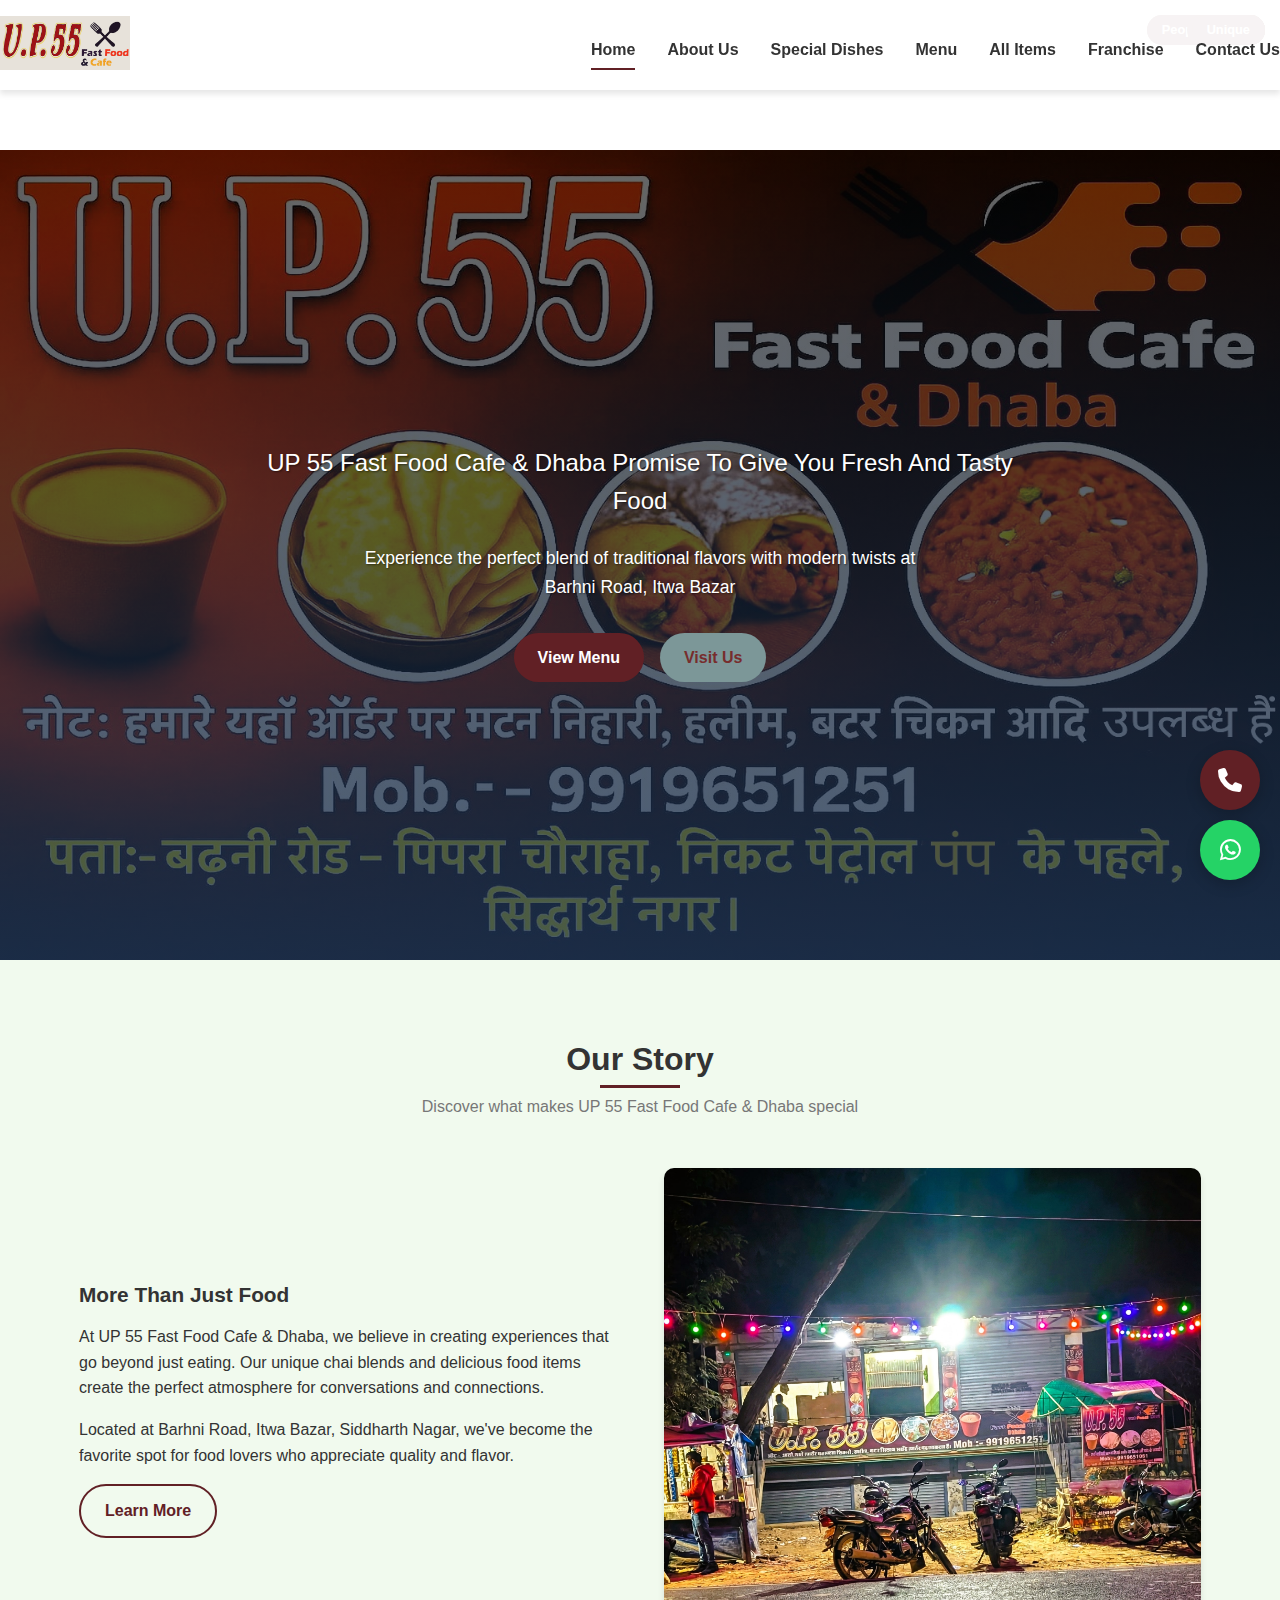
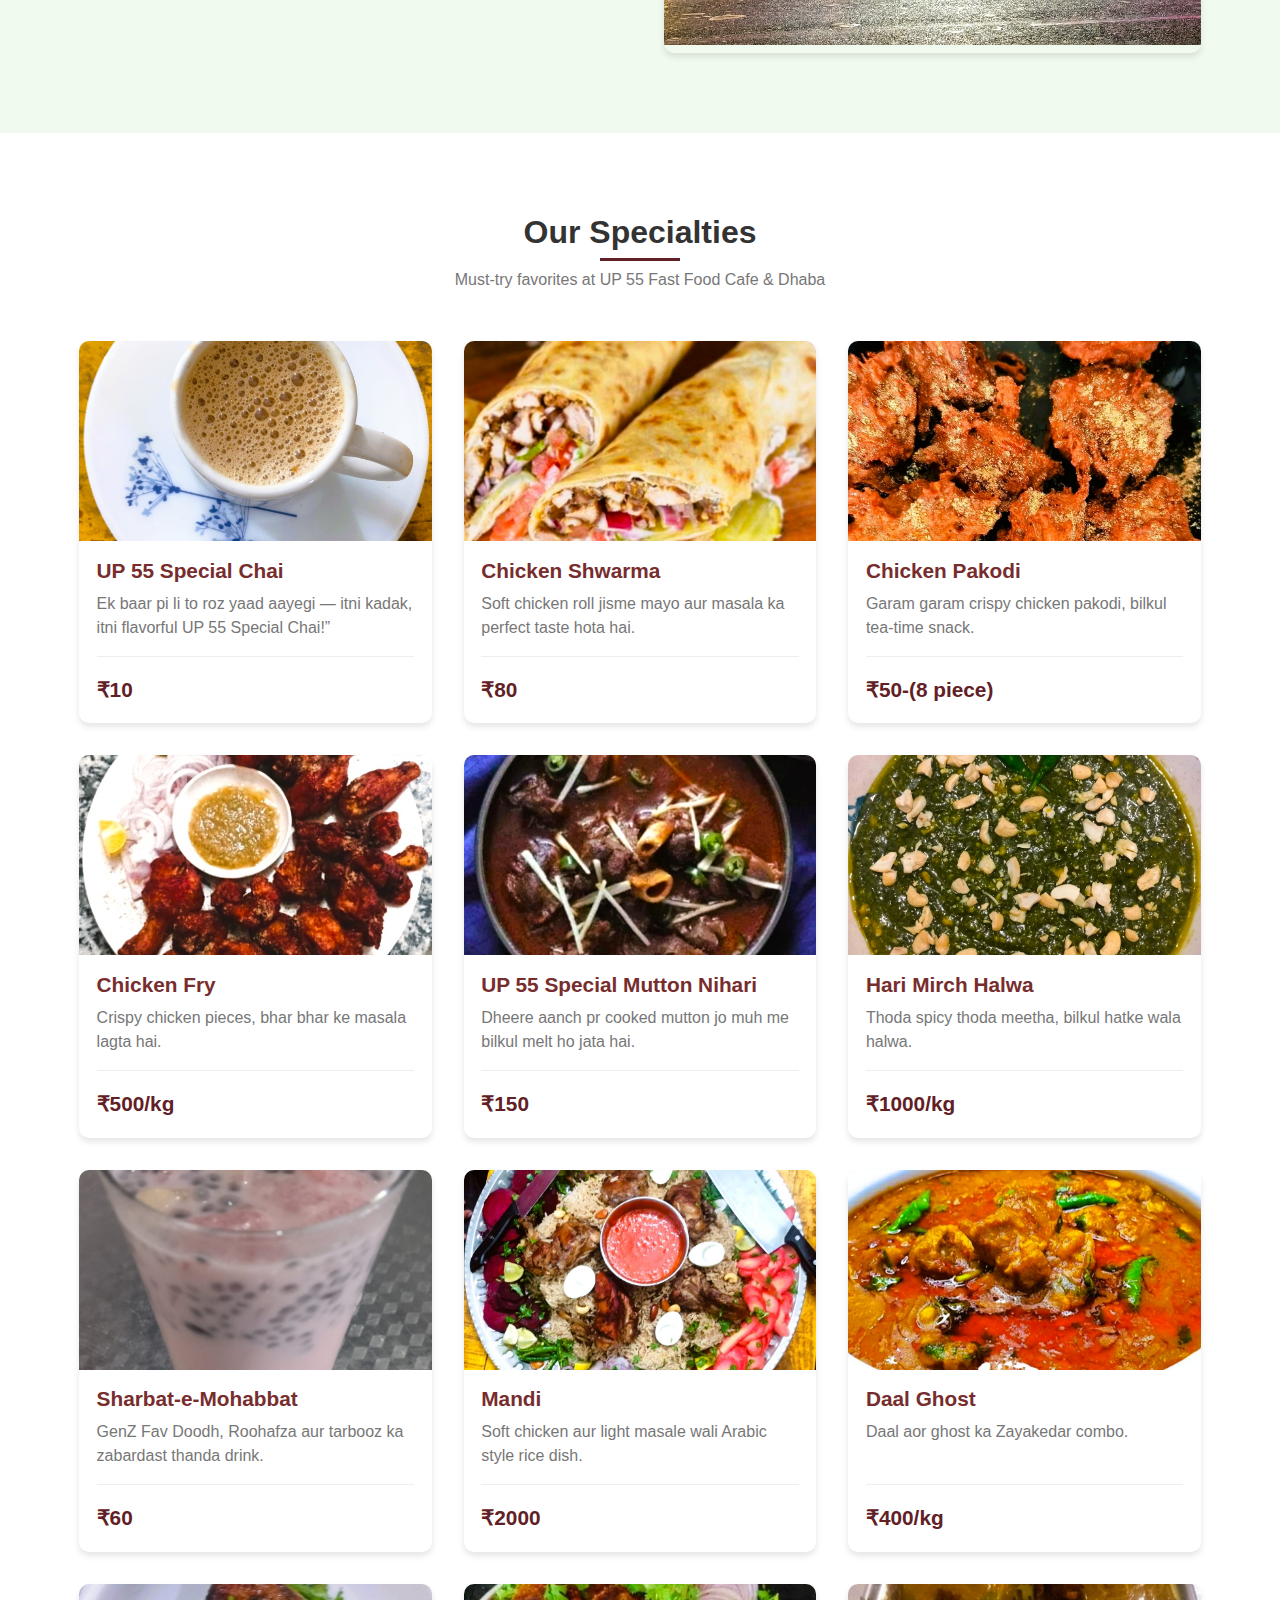
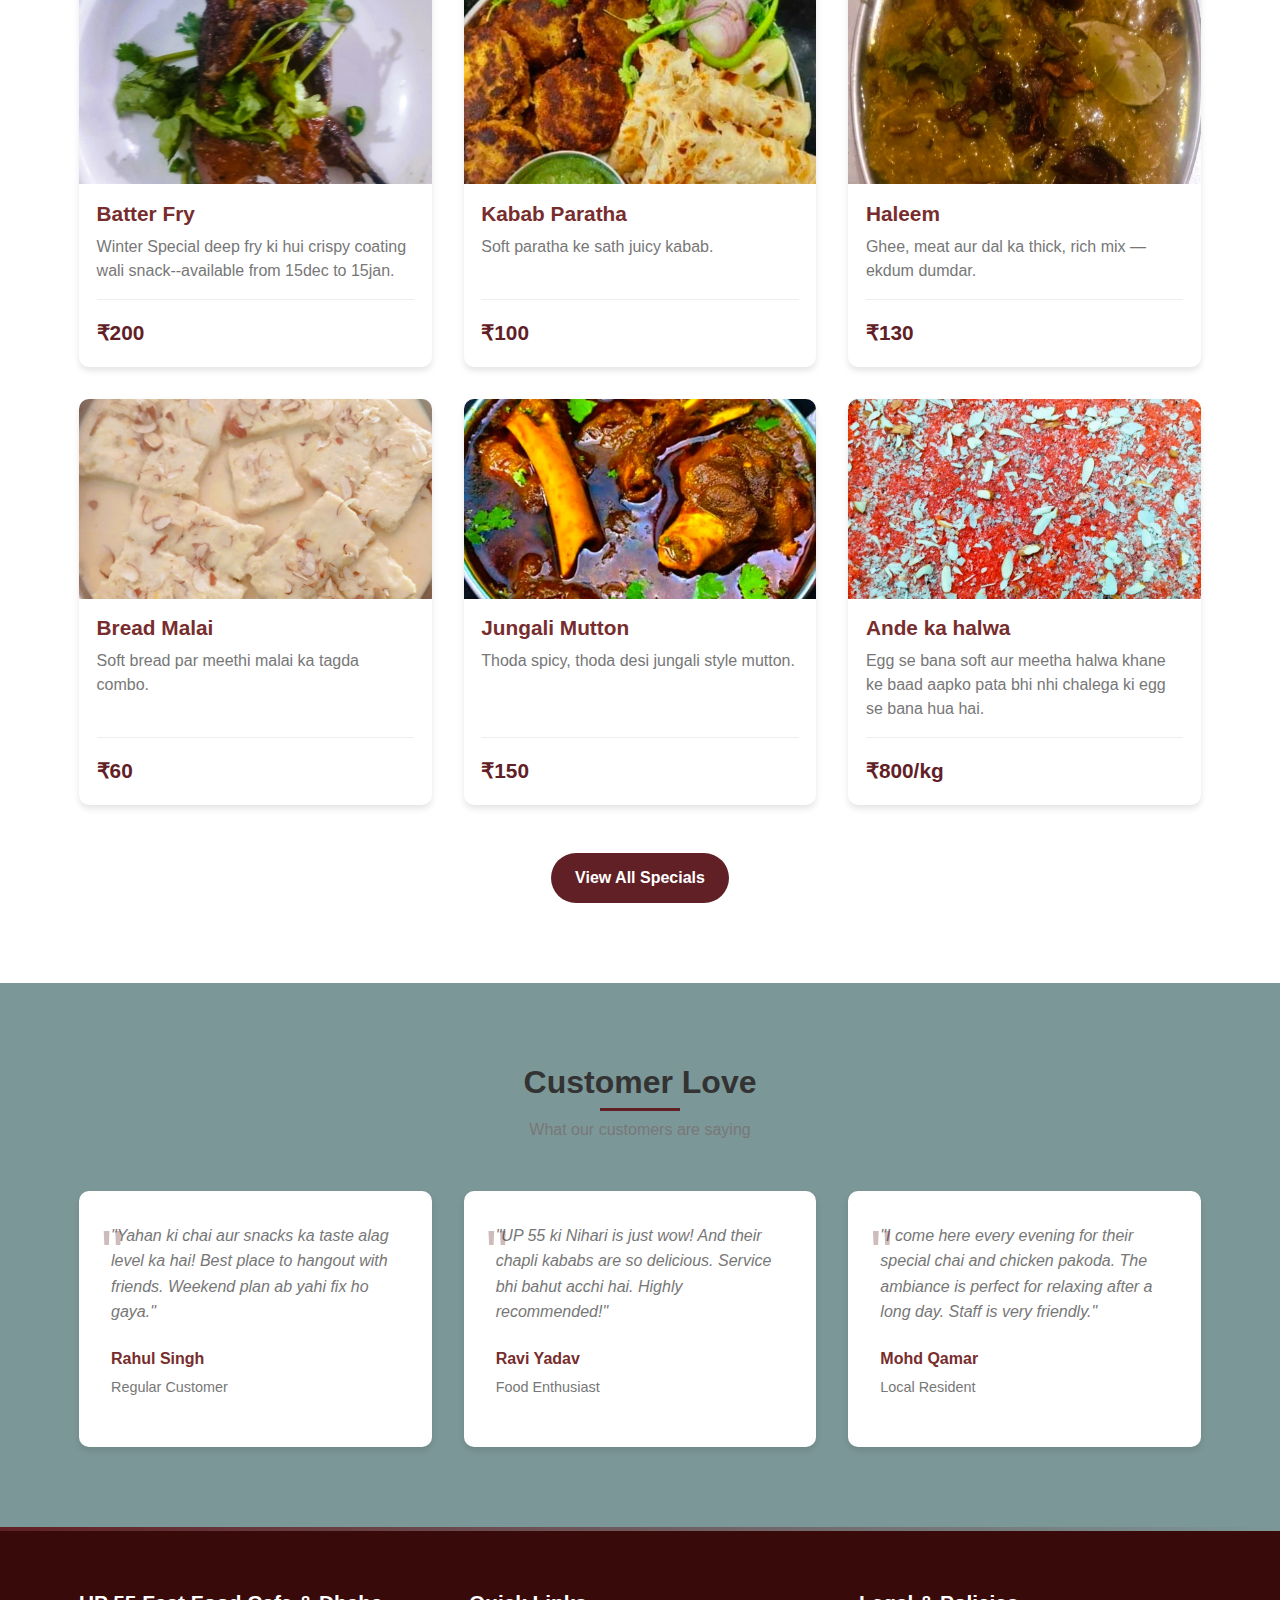
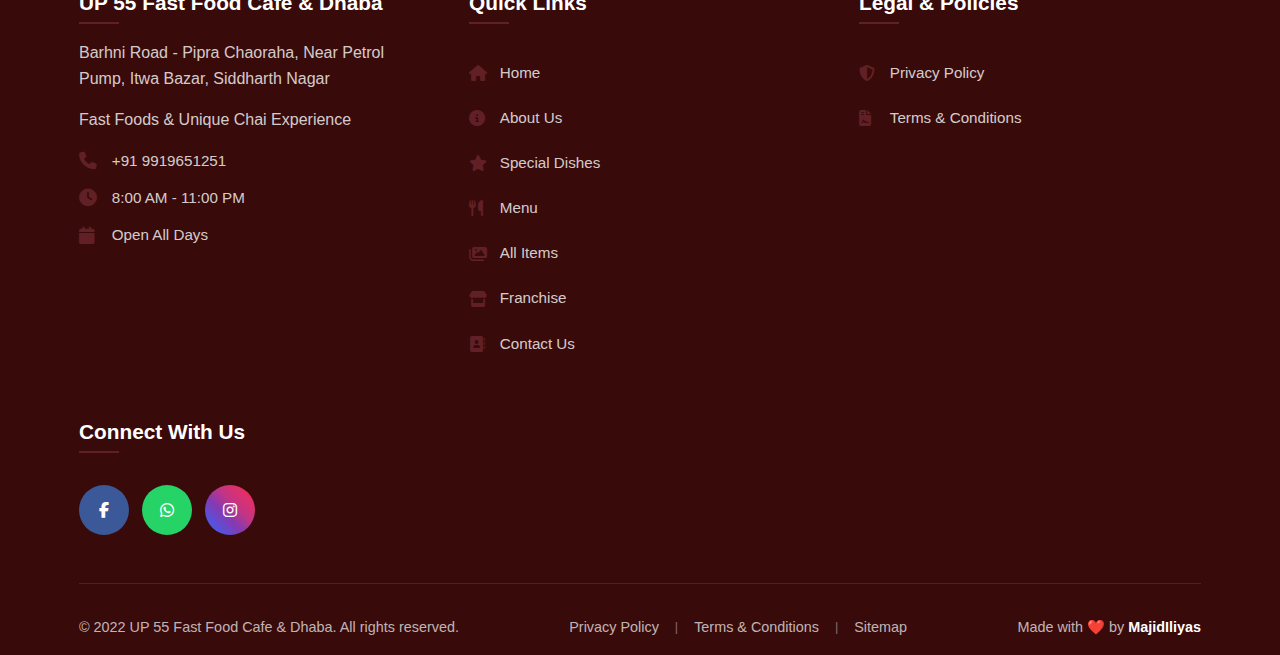
<file: index.html>
<!DOCTYPE html>
<html lang="en">
<head>
    <meta charset="UTF-8">
    <meta name="viewport" content="width=device-width, initial-scale=1.0">
    <title>UP 55 Fast Food Cafe & Dhaba</title>
    <link rel="stylesheet" href="css/style.css">
    <link rel="stylesheet" href="css/responsive.css">
    <link rel="stylesheet" href="css/home.css">
    <link rel="stylesheet" href="https://cdnjs.cloudflare.com/ajax/libs/font-awesome/6.4.0/css/all.min.css">
</head>

<body>
    <!-- Header -->
    <header>
        <nav class="navbar">
            <div class="nav-container">
                <div class="nav-logo">
                    <a href="index.html">
                        <img src="assests/images/logo.png" alt="UP 55 Logo" class="logo">
                    </a>
                </div>
                <!-- Menu -->
                <div class="nav-menu" id="nav-menu">
                    <a href="index.html" class="nav-link active">Home</a>
                    <a href="about.html" class="nav-link">About Us</a>
                    <a href="special-dishes.html" class="nav-link">Special Dishes</a>
                    <a href="menu.html" class="nav-link">Menu</a>
                    <a href="gallery.html" class="nav-link">All Items</a>
                    <a href="franchise.html" class="nav-link">Franchise</a>
                    <a href="contact.html" class="nav-link">Contact Us</a>
                </div>
                <!-- Hamburger -->
                <div class="hamburger" id="hamburger">
                    <span class="bar"></span>
                    <span class="bar"></span>
                    <span class="bar"></span>
                </div>
            </div>
        </nav>
    </header>

    <!-- Side Navigation -->
    <div class="side-nav" id="sideNav">
        <div class="side-nav-header">
            <div class="side-nav-logo">
                <img src="assests/images/logo.png" alt="UP 55 Logo" class="side-logo">
            </div>
            <button class="close-nav" id="closeNav">&times;</button>
        </div>
        <nav class="side-nav-menu">
            <a href="index.html" class="side-nav-link active">Home</a>
            <a href="about.html" class="side-nav-link">About Us</a>
            <a href="special-dishes.html" class="side-nav-link">Special Dishes</a>
            <a href="menu.html" class="side-nav-link">Menu</a>
            <a href="gallery.html" class="side-nav-link">All Items</a>
            <a href="franchise.html" class="side-nav-link">Franchise</a>
            <a href="contact.html" class="side-nav-link">Contact Us</a>
        </nav>
    </div>

    <!-- Overlay -->
    <div class="overlay" id="overlay"></div>

    <!-- Hero Section with Image -->
    <section class="hero">
        <div class="hero-image">
            <!-- You can use your own image here -->
            <img src="assests/images/rrr.jpg" alt="UP 55 Fast Food Cafe & Dhaba">
        </div>
        <div class="hero-overlay"></div>
        <div class="hero-content">
            <h1 class="hero-title">Welcome to <span>UP 55 Fast Food Cafe & Dhaba</span></h1>
            <p class="hero-subtitle">UP 55 Fast Food Cafe & Dhaba Promise To Give You Fresh And Tasty Food</p>
            <p class="hero-description">Experience the perfect blend of traditional flavors with modern twists at Barhni
                Road, Itwa Bazar</p>
            <div class="hero-buttons">
                <a href="menu.html" class="btn btn-primary">View Menu</a>
                <a href="contact.html" class="btn btn-secondary">Visit Us</a>
            </div>
        </div>
    </section>

    <!-- About Preview Section -->
    <section class="about-preview">
        <div class="container">
            <div class="section-header">
                <h2>Our Story</h2>
                <p>Discover what makes UP 55 Fast Food Cafe & Dhaba special</p>
            </div>
            <div class="about-content">
                <div class="about-text">
                    <h3>More Than Just Food</h3>
                    <p>At UP 55 Fast Food Cafe & Dhaba, we believe in creating experiences that go beyond just eating. Our
                        unique chai blends and delicious food items create the perfect atmosphere for conversations and
                        connections.</p>
                    <p>Located at Barhni Road, Itwa Bazar, Siddharth Nagar, we've become the favorite spot for food
                        lovers who appreciate quality and flavor.</p>
                    <a href="about.html" class="btn btn-outline">Learn More</a>
                </div>
                <div class="about-image">
                    <img src="assests/images/1.jpg" alt="Up55 Interior">
                </div>
            </div>
        </div>
    </section>

    <!-- Special Dishes Preview -->
    <section class="special-dishes-preview">
        <div class="container">
            <div class="section-header">
                <h2>Our Specialties</h2>
                <p>Must-try favorites at UP 55 Fast Food Cafe & Dhaba</p>
            </div>
            <div class="dishes-grid">
                 <!-- Item 1 -->
                <div class="dish-card">
                    <div class="dish-image">
                        <img src="assests/images/8.jpg" alt="Special Chai">
                    </div>
                    <div class="dish-content">
                        <h3>UP 55 Special Chai</h3>
                        <p>Ek baar pi li to roz yaad aayegi — itni kadak, itni flavorful UP 55 Special Chai!”</p>
                        <div class="dish-price">₹10</div>
                        <div class="dish-badge">UP 55 Special</div>
                    </div>
                </div>
                
                <!-- Item 2 -->
                <div class="dish-card">
                    <div class="dish-image">
                        <img src="assests/images/9.jpg" alt="Special Snack">
                    </div>
                    <div class="dish-content">
                        <h3>Chicken Shwarma</h3>
                        <p>Soft chicken roll jisme mayo aur masala ka perfect taste hota hai.</p>
                        <div class="dish-price">₹80</div>
                    </div>
                </div>
                
                <!-- Item 3 -->
                <div class="dish-card">
                    <div class="dish-image">
                        <img src="assests/images/10.jpg" alt="Special Snack">
                    </div>
                    <div class="dish-content">
                        <h3>Chicken Pakodi</h3>
                        <p>Garam garam crispy chicken pakodi, bilkul tea-time snack.</p>
                        <div class="dish-price">₹50-(8 piece)</div>
                        <div class="dish-badge">Crispy</div>
                    </div>
                </div>
                
                <!-- Item 1 -->
                <div class="dish-card">
                    <div class="dish-image">
                        <img src="assests/images/7.jpg" alt="Special Chai">
                    </div>
                    <div class="dish-content">
                        <h3>Chicken Fry</h3>
                        <p>Crispy chicken pieces, bhar bhar ke masala lagta hai.</p>
                        <div class="dish-price">₹500/kg</div>
                    </div>
                </div>
                
                <!-- Item 2 -->
                <div class="dish-card">
                    <div class="dish-image">
                        <img src="assests/images/2.jpg" alt="Special Snack">
                    </div>
                    <div class="dish-content">
                        <h3>UP 55 Special Mutton Nihari</h3>
                        <p>Dheere aanch pr cooked mutton jo muh me bilkul melt ho jata hai.</p>
                        <div class="dish-price">₹150</div>
                        <div class="dish-badge">Popular Dish</div>
                    </div>
                </div>
                
                <!-- Item 3 -->
                <div class="dish-card">
                    <div class="dish-image">
                        <img src="assests/images/3.jpg" alt="Special Snack">
                    </div>
                    <div class="dish-content">
                        <h3>Hari Mirch Halwa</h3>
                        <p>Thoda spicy thoda meetha, bilkul hatke wala halwa.</p>
                        <div class="dish-price">₹1000/kg</div>
                        <div class="dish-badge">New</div>
                    </div>
                </div>
                
                <!-- Item 4 (New) -->
                <div class="dish-card">
                    <div class="dish-image">
                        <img src="assests/images/14.jpg" alt="French Fries">
                    </div>
                    <div class="dish-content">
                        <h3>Sharbat-e-Mohabbat</h3>
                        <p>GenZ Fav Doodh, Roohafza aur tarbooz ka zabardast thanda drink.</p>
                        <div class="dish-price">₹60</div>
                        <div class="dish-badge">Refreshing</div>
                    </div>
                </div>
                
                <!-- Item 5 (New) -->
                <div class="dish-card">
                    <div class="dish-image">
                        <img src="assests/images/5.jpg" alt="Special Pizza">
                    </div>
                    <div class="dish-content">
                        <h3>Mandi</h3>
                        <p>Soft chicken aur light masale wali Arabic style rice dish.</p>
                        <div class="dish-price">₹2000</div>
                        <div class="dish-badge">Delicious</div>
                    </div>
                </div>
                <!-- Item 6 (New) -->
                <div class="dish-card">
                    <div class="dish-image">
                        <img src="assests/images/76.jpg" alt="Ice Cream">
                    </div>
                    <div class="dish-content">
                        <h3>Daal Ghost</h3>
                        <p>Daal aor ghost ka Zayakedar combo.</p>
                        <div class="dish-price">₹400/kg</div>
                    </div>
                </div>
                 <div class="dish-card">
                    <div class="dish-image">
                        <img src="assests/images/44.jpg" alt="Special Chai">
                    </div>
                    <div class="dish-content">
                        <h3>Batter Fry</h3>
                        <p>Winter Special deep fry ki hui crispy coating wali snack--available from 15dec to 15jan.</p>
                        <div class="dish-price">₹200</div>
                        <div class="dish-badge">Winter Special</div>
                    </div>
                </div>
                <!-- Item 2 -->
                <div class="dish-card">
                    <div class="dish-image">
                        <img src="assests/images/48.jpg" alt="Special Snack">
                    </div>
                    <div class="dish-content">
                        <h3>Kabab Paratha</h3>
                        <p>Soft paratha ke sath juicy kabab.</p>
                        <div class="dish-price">₹100</div>
                    </div>
                </div>
                <!-- Item 3 -->
                <div class="dish-card">
                    <div class="dish-image">
                        <img src="assests/images/57.jpg" alt="Special Snack">
                    </div>
                    <div class="dish-content">
                        <h3>Haleem</h3>
                        <p>Ghee, meat aur dal ka thick, rich mix — ekdum dumdar.</p>
                        <div class="dish-price">₹130</div>
                        <div class="dish-badge">People Choice</div>
                    </div>
                </div>
                <!-- Item 4 (New) -->
                <div class="dish-card">
                    <div class="dish-image">
                        <img src="assests/images/20.jpg" alt="French Fries">
                    </div>
                    <div class="dish-content">
                        <h3>Bread Malai</h3>
                        <p>Soft bread par meethi malai ka tagda combo.</p>
                        <div class="dish-price">₹60</div>
                        <div class="dish-badge">Popular</div>
                    </div>
                </div>
                <!-- Item 5 (New) -->
                <div class="dish-card">
                    <div class="dish-image">
                        <img src="assests/images/21.jpg" alt="Special Pizza">
                    </div>
                    <div class="dish-content">
                        <h3>Jungali Mutton</h3>
                        <p>Thoda spicy, thoda desi jungali style mutton.</p>
                        <div class="dish-price">₹150</div>
                    </div>
                </div>
                <!-- Item 6 (New) -->
                <div class="dish-card">
                    <div class="dish-image">
                        <img src="assests/images/23.jpg" alt="Ice Cream">
                    </div>
                    <div class="dish-content">
                        <h3>Ande ka halwa</h3>
                        <p>Egg se bana soft aur meetha halwa khane ke baad aapko pata bhi nhi chalega ki egg se bana hua hai.</p>
                        <div class="dish-price">₹800/kg</div>
                        <div class="dish-badge">Unique</div>
                    </div>
                </div>
            </div>
            <div class="section-footer">
                <a href="special-dishes.html" class="btn btn-primary">View All Specials</a>
            </div>
        </div>
    </section>

    <!-- Testimonials -->
    <section class="testimonials">
        <div class="container">
            <div class="section-header">
                <h2>Customer Love</h2>
                <p>What our customers are saying</p>
            </div>
            <div class="testimonials-slider">
                <div class="testimonial-card">
                    <div class="testimonial-content">
                        <p>"Yahan ki chai aur snacks ka taste alag level ka hai! Best place to hangout with friends.
                            Weekend plan ab yahi fix ho gaya."</p>
                    </div>
                    <div class="testimonial-author">
                        <h4>Rahul Singh</h4>
                        <p>Regular Customer</p>
                    </div>
                </div>
                <div class="testimonial-card">
                    <div class="testimonial-content">
                        <p>"UP 55 ki Nihari is just wow! And their chapli kababs are so delicious. Service bhi bahut acchi
                            hai. Highly recommended!"</p>
                    </div>
                    <div class="testimonial-author">
                        <h4>Ravi Yadav</h4>
                        <p>Food Enthusiast</p>
                    </div>
                </div>
                <div class="testimonial-card">
                    <div class="testimonial-content">
                        <p>"I come here every evening for their special chai and chicken pakoda. The ambiance is perfect for relaxing after
                            a long day. Staff is very friendly."</p>
                    </div>
                    <div class="testimonial-author">
                        <h4>Mohd Qamar</h4>
                        <p>Local Resident</p>
                    </div>
                </div>
            </div>
        </div>
    </section>

    <!-- Footer -->
    <footer class="footer">
        <div class="container">
            <div class="footer-content">
                <div class="footer-section">
                    <h3>UP 55 Fast Food Cafe & Dhaba</h3>
                    <p>Barhni Road - Pipra Chaoraha, Near Petrol Pump, Itwa Bazar, Siddharth Nagar</p>
                    <p>Fast Foods & Unique Chai Experience</p>
                    <div class="footer-contact">
                        <p><i class="fas fa-phone"></i> +91 9919651251</p>
                        <p><i class="fas fa-clock"></i> 8:00 AM - 11:00 PM</p>
                        <p><i class="fas fa-calendar"></i> Open All Days</p>
                    </div>
                </div>

                <div class="footer-section">
                    <h3>Quick Links</h3>
                    <ul>
                        <li><a href="index.html"><i class="fas fa-home"></i> Home</a></li>
                        <li><a href="about.html"><i class="fas fa-info-circle"></i> About Us</a></li>
                        <li><a href="special-dishes.html"><i class="fas fa-star"></i> Special Dishes</a></li>
                        <li><a href="menu.html"><i class="fas fa-utensils"></i> Menu</a></li>
                        <li><a href="gallery.html"><i class="fas fa-images"></i> All Items</a></li>
                        <li><a href="franchise.html"><i class="fas fa-store"></i> Franchise</a></li>
                        <li><a href="contact.html"><i class="fas fa-address-book"></i> Contact Us</a></li>
                    </ul>
                </div>

                <div class="footer-section">
                    <h3>Legal & Policies</h3>
                    <ul>
                        <li><a href="assests/links/privacypolicy1.html"><i class="fas fa-shield-alt"></i> Privacy Policy</a></li>
                        <li><a href="assests/links/terms&condition.html"><i class="fas fa-file-contract"></i> Terms & Conditions</a>
                        </li>
                    </ul>
                </div>

                <div class="footer-section">
                    <h3>Connect With Us</h3>
                    <div class="social-links">
                        <a href="https://www.facebook.com/groups/504305451662388/?ref=share&mibextid=NSMWBT" class="social-btn facebook">
                            <i class="fab fa-facebook-f"></i>
                        </a>
                        <a href="https://wa.me/919919651251" class="social-btn whatsapp">
                            <i class="fab fa-whatsapp"></i>
                        </a>
                        <a href="https://www.instagram.com/up_55_restaurant?igsh=YjJpb3N0aDVyZjlm" class="social-btn instagram">
                            <i class="fab fa-instagram"></i>
                            </a>
                    </div>
                </div>
            </div>

            <div class="footer-bottom">
                <div class="footer-bottom-content">
                    <p>&copy; 2022 UP 55 Fast Food Cafe & Dhaba. All rights reserved.</p>
                    <div class="footer-links">
                        <a href="assests/links/privacypolicy1.html">Privacy Policy</a>
                        <span>|</span>
                        <a href="assests/links/terms&condition.html">Terms & Conditions</a>
                        <span>|</span>
                        <a href="assests/links/sitemap.html">Sitemap</a>
                    </div>
                    <p class="made-with-love">
                        Made with <span class="heart">❤️</span> by <a href="https://wa.me/917310086133">MajidIliyas</a>
                    </p>
                </div>
            </div>
        </div>
    </footer>

    <!-- Quick Action Buttons -->
    <div class="quick-action-buttons">
        <a href="tel:+919919651251" class="quick-action-btn call">
            <i class="fas fa-phone"></i>
        </a>
        <a href="https://wa.me/919919651251" class="quick-action-btn whatsapp">
            <i class="fab fa-whatsapp"></i>
        </a>
    </div>

    <script src="css/js/main.js"></script>
    <script src="css/js/home.js"></script>
</body>

</html>
</file>
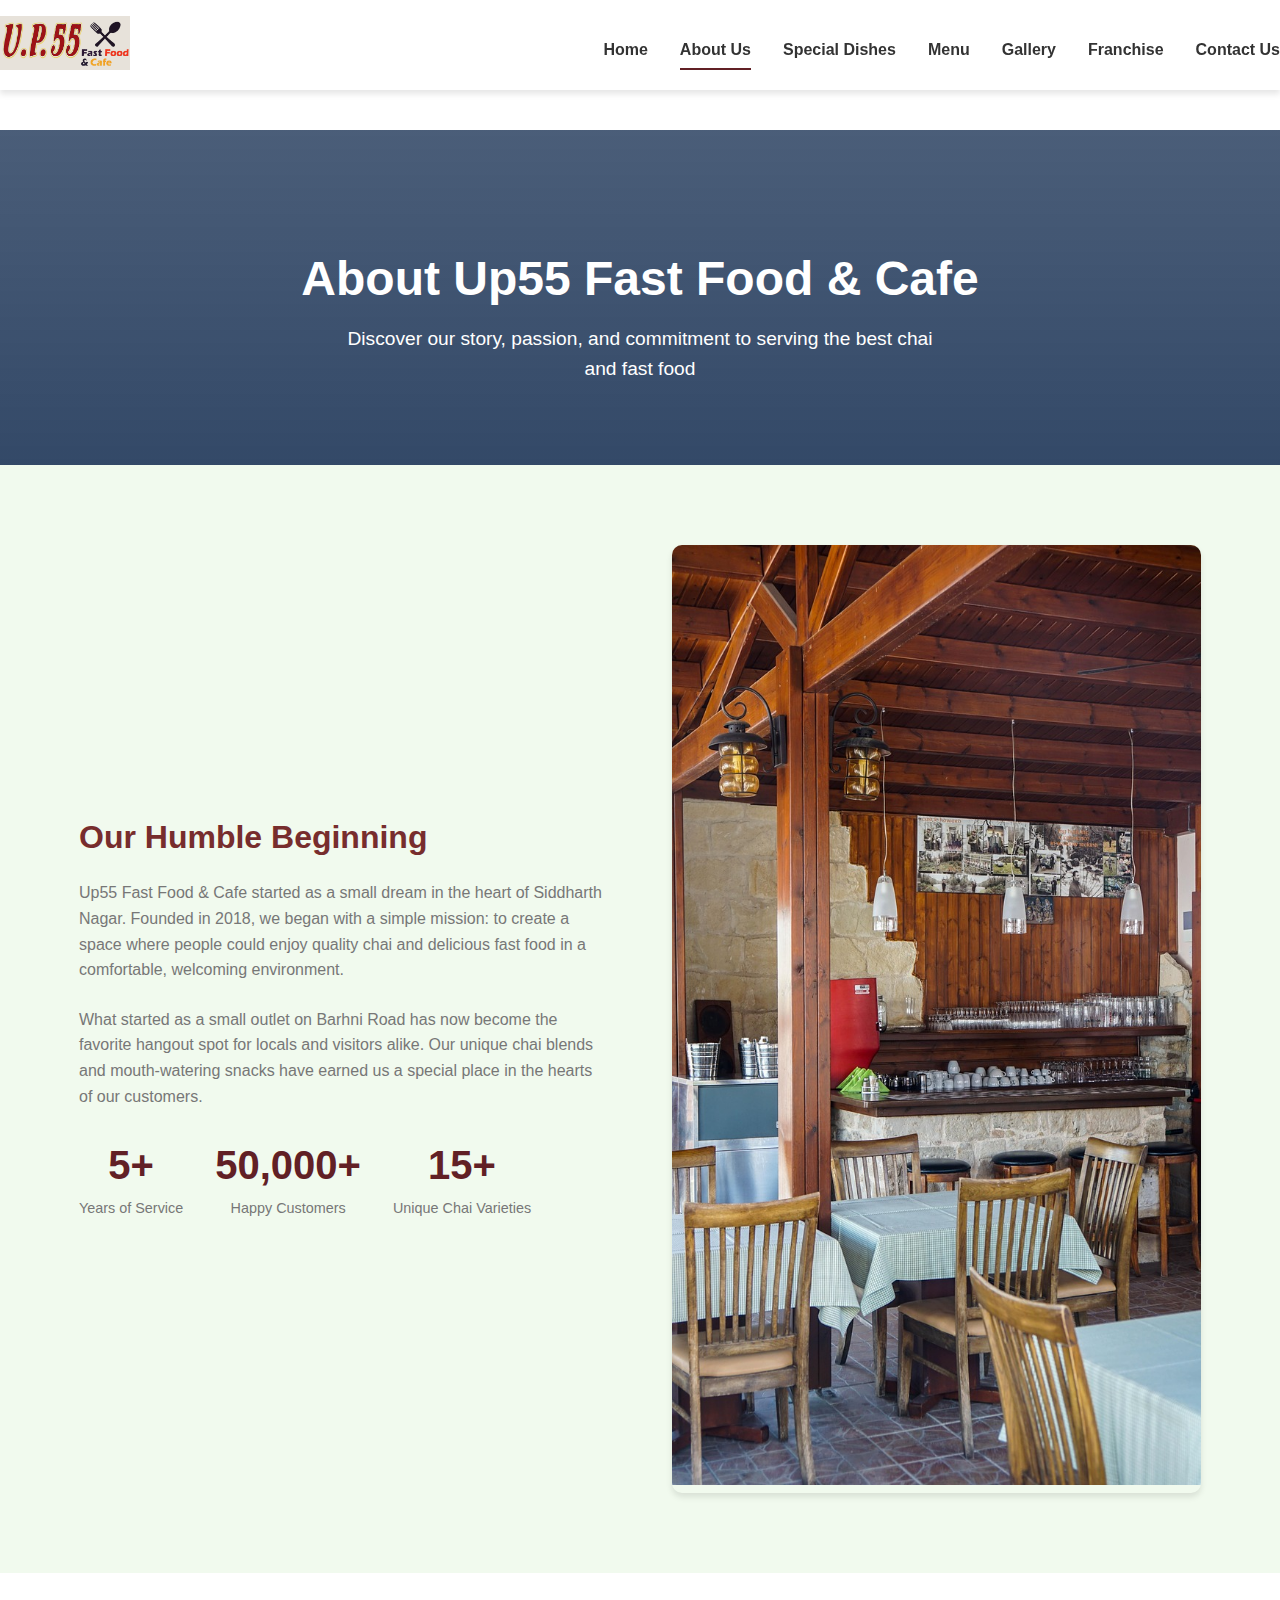
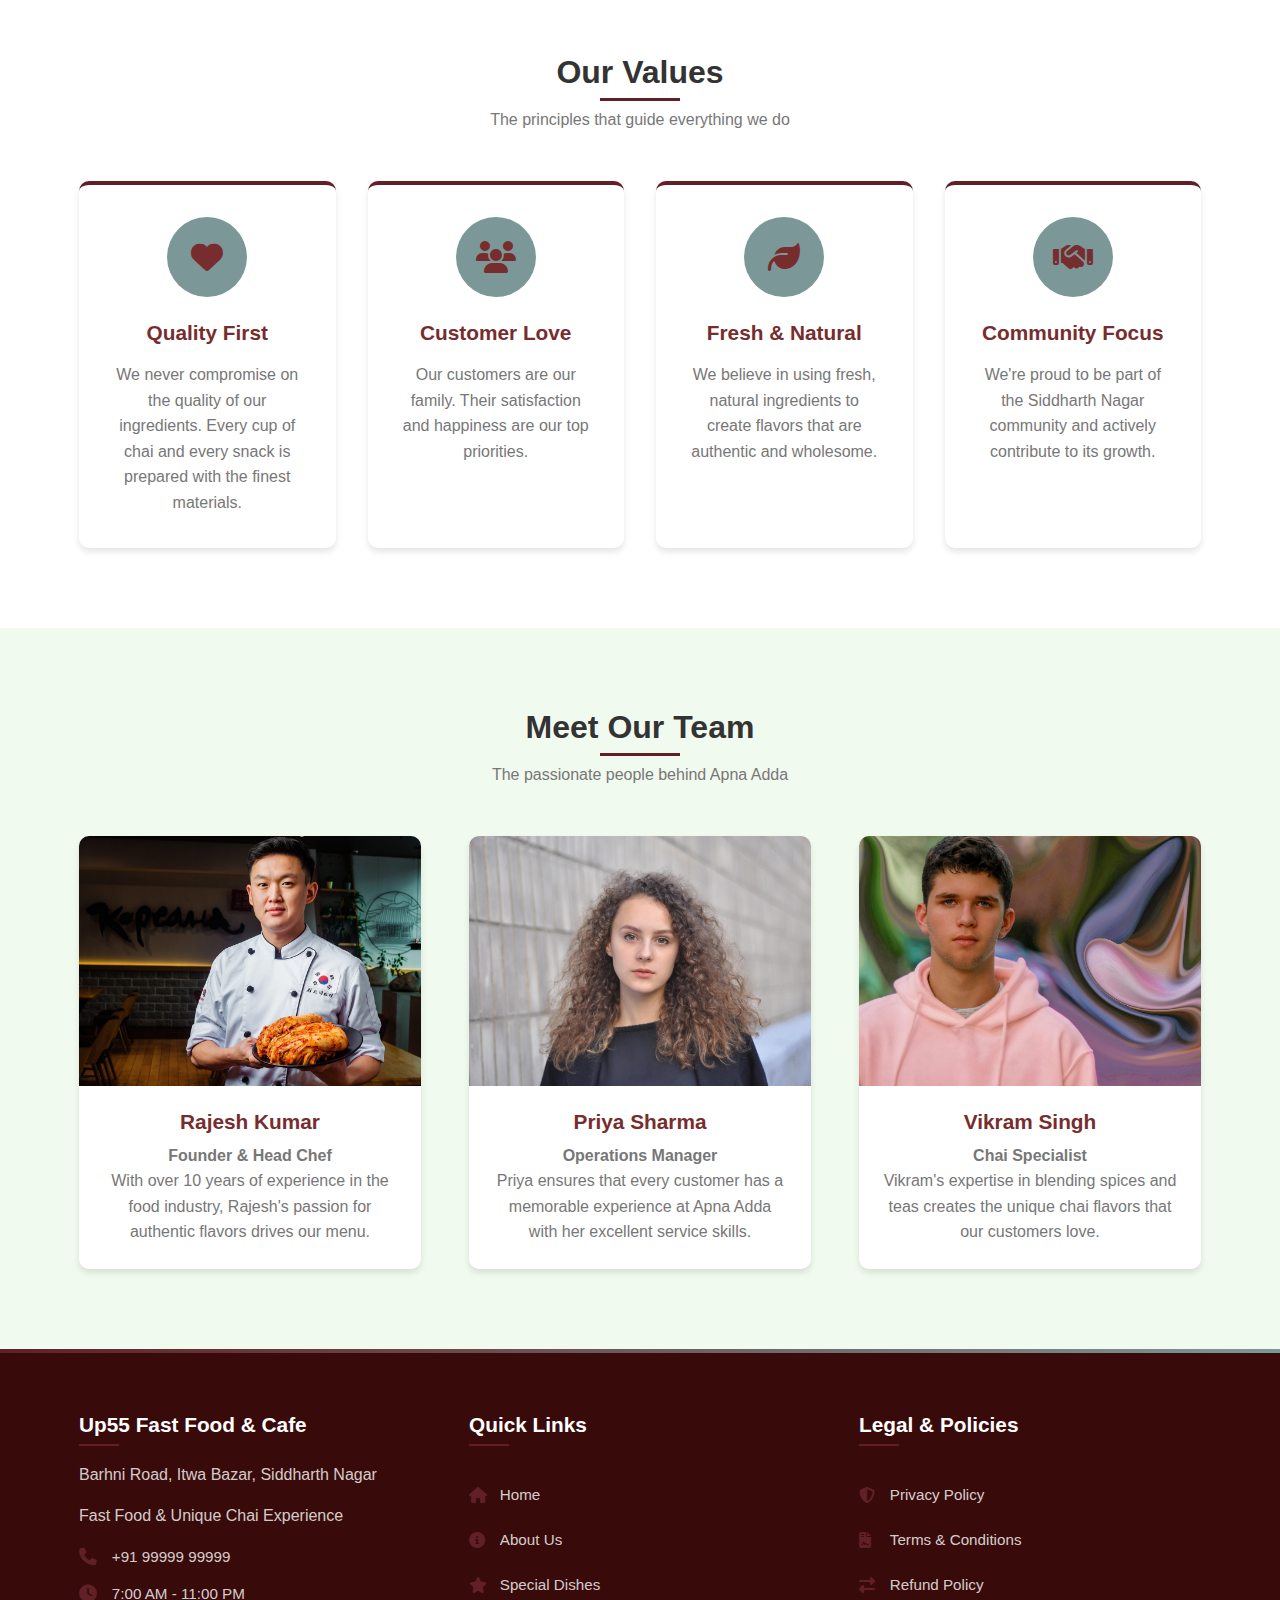
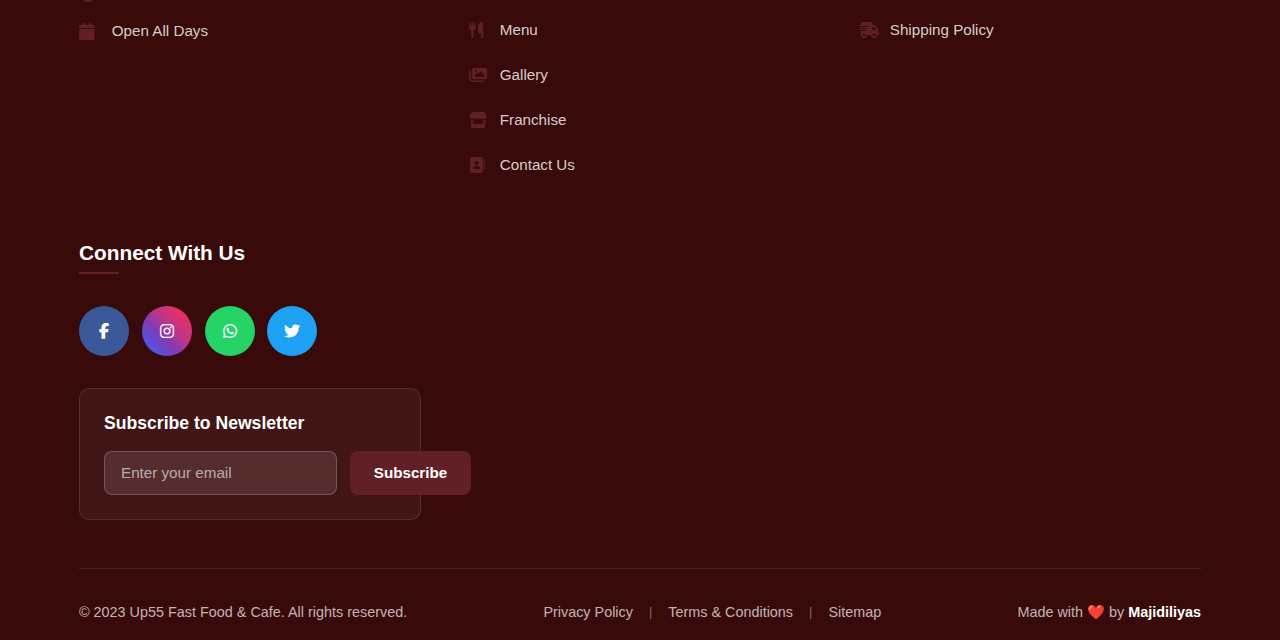
<file: about.html>
<!DOCTYPE html>
<html lang="en">
<head>
    <meta charset="UTF-8">
    <meta name="viewport" content="width=device-width, initial-scale=1.0">
    <title>About Us - Up55 Fast Food & Cafe</title>
    <link rel="stylesheet" href="css/style.css">
    <link rel="stylesheet" href="css/responsive.css">
    <link rel="stylesheet" href="css/about.css">
    <link rel="stylesheet" href="https://cdnjs.cloudflare.com/ajax/libs/font-awesome/6.4.0/css/all.min.css">
</head>
<body>
    <!-- Header -->
    <header>
        <nav class="navbar">
            <div class="nav-container">
            <div class="nav-logo">
                <a href="index.html">
                    <img src="assests/images/logo.png" alt="UP55 Logo" class="logo">
                </a>
            </div>
                <div class="nav-menu" id="nav-menu">
                    <a href="index.html" class="nav-link">Home</a>
                    <a href="about.html" class="nav-link active">About Us</a>
                    <a href="special-dishes.html" class="nav-link">Special Dishes</a>
                    <a href="menu.html" class="nav-link">Menu</a>
                    <a href="gallery.html" class="nav-link">Gallery</a>
                    <a href="franchise.html" class="nav-link">Franchise</a>
                    <a href="contact.html" class="nav-link">Contact Us</a>
                </div>
                <div class="hamburger" id="hamburger">
                    <span class="bar"></span>
                    <span class="bar"></span>
                    <span class="bar"></span>
                </div>
            </div>
        </nav>
    </header>

     <!-- Side Navigation -->
    <div class="side-nav" id="sideNav">
        <div class="side-nav-header">
           <div class="side-nav-logo">
                <img src="assests/images/logo.png" alt="UP55 Logo" class="side-logo">
            </div>  
            <button class="close-nav" id="closeNav">&times;</button>
        </div>
        <nav class="side-nav-menu">
            <a href="index.html" class="side-nav-link active">Home</a>
            <a href="about.html" class="side-nav-link">About Us</a>
            <a href="special-dishes.html" class="side-nav-link">Special Dishes</a>
            <a href="menu.html" class="side-nav-link">Menu</a>
            <a href="gallery.html" class="side-nav-link">Gallery</a>
            <a href="franchise.html" class="side-nav-link">Franchise</a>
            <a href="contact.html" class="side-nav-link">Contact Us</a>
        </nav>
    </div>

    <!-- Overlay -->
    <div class="overlay" id="overlay"></div>

    <!-- Page Header -->
    <section class="page-header">
        <div class="container">
            <h1>About Up55 Fast Food & Cafe</h1>
            <p>Discover our story, passion, and commitment to serving the best chai and fast food</p>
        </div>
    </section>

    <!-- Our Story -->
    <section class="our-story">
        <div class="container">
            <div class="story-content">
                <div class="story-text fade-element">
                    <h2>Our Humble Beginning</h2>
                    <p>Up55 Fast Food & Cafe started as a small dream in the heart of Siddharth Nagar. Founded in 2018, we began with a simple mission: to create a space where people could enjoy quality chai and delicious fast food in a comfortable, welcoming environment.</p>
                    <p>What started as a small outlet on Barhni Road has now become the favorite hangout spot for locals and visitors alike. Our unique chai blends and mouth-watering snacks have earned us a special place in the hearts of our customers.</p>
                    <div class="story-stats">
                        <div class="stat">
                            <h3>5+</h3>
                            <p>Years of Service</p>
                        </div>
                        <div class="stat">
                            <h3>50,000+</h3>
                            <p>Happy Customers</p>
                        </div>
                        <div class="stat">
                            <h3>15+</h3>
                            <p>Unique Chai Varieties</p>
                        </div>
                    </div>
                </div>
                <div class="story-image fade-element">
                    <img src="assests/images/cafe-4816651_1280.jpg" alt="Our Restaurant">
                </div>
            </div>
        </div>
    </section>

    <!-- Our Values -->
    <section class="our-values">
        <div class="container">
            <div class="section-header">
                <h2>Our Values</h2>
                <p>The principles that guide everything we do</p>
            </div>
            <div class="values-grid">
                <div class="value-card fade-element">
                    <div class="value-icon">
                        <i class="fas fa-heart"></i>
                    </div>
                    <h3>Quality First</h3>
                    <p>We never compromise on the quality of our ingredients. Every cup of chai and every snack is prepared with the finest materials.</p>
                </div>
                <div class="value-card fade-element">
                    <div class="value-icon">
                        <i class="fas fa-users"></i>
                    </div>
                    <h3>Customer Love</h3>
                    <p>Our customers are our family. Their satisfaction and happiness are our top priorities.</p>
                </div>
                <div class="value-card fade-element">
                    <div class="value-icon">
                        <i class="fas fa-leaf"></i>
                    </div>
                    <h3>Fresh & Natural</h3>
                    <p>We believe in using fresh, natural ingredients to create flavors that are authentic and wholesome.</p>
                </div>
                <div class="value-card fade-element">
                    <div class="value-icon">
                        <i class="fas fa-handshake"></i>
                    </div>
                    <h3>Community Focus</h3>
                    <p>We're proud to be part of the Siddharth Nagar community and actively contribute to its growth.</p>
                </div>
            </div>
        </div>
    </section>

    <!-- Team Section -->
    <section class="our-team">
        <div class="container">
            <div class="section-header">
                <h2>Meet Our Team</h2>
                <p>The passionate people behind Apna Adda</p>
            </div>
            <div class="team-grid">
                <div class="team-member fade-element">
                    <div class="member-image">
                        <img src="assests/images/chef-7636393_1280.jpg" alt="Founder">
                    </div>
                    <div class="member-info">
                        <h3>Rajesh Kumar</h3>
                        <p class="member-role">Founder & Head Chef</p>
                        <p>With over 10 years of experience in the food industry, Rajesh's passion for authentic flavors drives our menu.</p>
                    </div>
                </div>
                <div class="team-member fade-element">
                    <div class="member-image">
                        <img src="assests/images/girl-3901714_1280.jpg" alt="Manager">
                    </div>
                    <div class="member-info">
                        <h3>Priya Sharma</h3>
                        <p class="member-role">Operations Manager</p>
                        <p>Priya ensures that every customer has a memorable experience at Apna Adda with her excellent service skills.</p>
                    </div>
                </div>
                <div class="team-member fade-element">
                    <div class="member-image">
                        <img src="assests/images/young-man-4971459_1280.jpg" alt="Chai Specialist">
                    </div>
                    <div class="member-info">
                        <h3>Vikram Singh</h3>
                        <p class="member-role">Chai Specialist</p>
                        <p>Vikram's expertise in blending spices and teas creates the unique chai flavors that our customers love.</p>
                    </div>
                </div>
            </div>
        </div>
    </section>

   <!-- Footer -->
    <footer class="footer">
        <div class="container">
            <div class="footer-content">
                <div class="footer-section">
                    <h3>Up55 Fast Food & Cafe</h3>
                    <p>Barhni Road, Itwa Bazar, Siddharth Nagar</p>
                    <p>Fast Food & Unique Chai Experience</p>
                    <div class="footer-contact">
                        <p><i class="fas fa-phone"></i> +91 99999 99999</p>
                        <p><i class="fas fa-clock"></i> 7:00 AM - 11:00 PM</p>
                        <p><i class="fas fa-calendar"></i> Open All Days</p>
                    </div>
                </div>
                
                <div class="footer-section">
                    <h3>Quick Links</h3>
                    <ul>
                        <li><a href="index.html"><i class="fas fa-home"></i> Home</a></li>
                        <li><a href="about.html"><i class="fas fa-info-circle"></i> About Us</a></li>
                        <li><a href="special-dishes.html"><i class="fas fa-star"></i> Special Dishes</a></li>
                        <li><a href="menu.html"><i class="fas fa-utensils"></i> Menu</a></li>
                        <li><a href="gallery.html"><i class="fas fa-images"></i> Gallery</a></li>
                        <li><a href="franchise.html"><i class="fas fa-store"></i> Franchise</a></li>
                        <li><a href="contact.html"><i class="fas fa-address-book"></i> Contact Us</a></li>
                    </ul>
                </div>
                
                <div class="footer-section">
                    <h3>Legal & Policies</h3>
                    <ul>
                        <li><a href="privacy-policy.html"><i class="fas fa-shield-alt"></i> Privacy Policy</a></li>
                        <li><a href="terms-conditions.html"><i class="fas fa-file-contract"></i> Terms & Conditions</a></li>
                        <li><a href="refund-policy.html"><i class="fas fa-exchange-alt"></i> Refund Policy</a></li>
                        <li><a href="shipping-policy.html"><i class="fas fa-shipping-fast"></i> Shipping Policy</a></li>
                    </ul>
                </div>
                
                <div class="footer-section">
                    <h3>Connect With Us</h3>
                    <div class="social-links">
                        <a href="#" class="social-btn facebook">
                            <i class="fab fa-facebook-f"></i>
                        </a>
                        <a href="#" class="social-btn instagram">
                            <i class="fab fa-instagram"></i>
                        </a>
                        <a href="https://wa.me/919999999999" class="social-btn whatsapp">
                            <i class="fab fa-whatsapp"></i>
                        </a>
                        <a href="#" class="social-btn twitter">
                            <i class="fab fa-twitter"></i>
                        </a>
                    </div>
                    
                    <div class="newsletter">
                        <h4>Subscribe to Newsletter</h4>
                        <form class="newsletter-form">
                            <input type="email" placeholder="Enter your email" required>
                            <button type="submit">Subscribe</button>
                        </form>
                    </div>
                </div>
            </div>
            
            <div class="footer-bottom">
                <div class="footer-bottom-content">
                    <p>&copy; 2023 Up55 Fast Food & Cafe. All rights reserved.</p>
                    <div class="footer-links">
                        <a href="privacy-policy.html">Privacy Policy</a>
                        <span>|</span>
                        <a href="terms-conditions.html">Terms & Conditions</a>
                        <span>|</span>
                        <a href="sitemap.html">Sitemap</a>
                    </div>
                    <p class="made-with-love">
                        Made with <span class="heart">❤️</span> by <a href="https://wa.me/919999999999">Majidiliyas</a>
                    </p>
                </div>
            </div>
        </div>
    </footer>

    <script src="/css/js/main.js"></script>
    <script src="/css/js/about.js"></script>
</body>
</html>
</file>
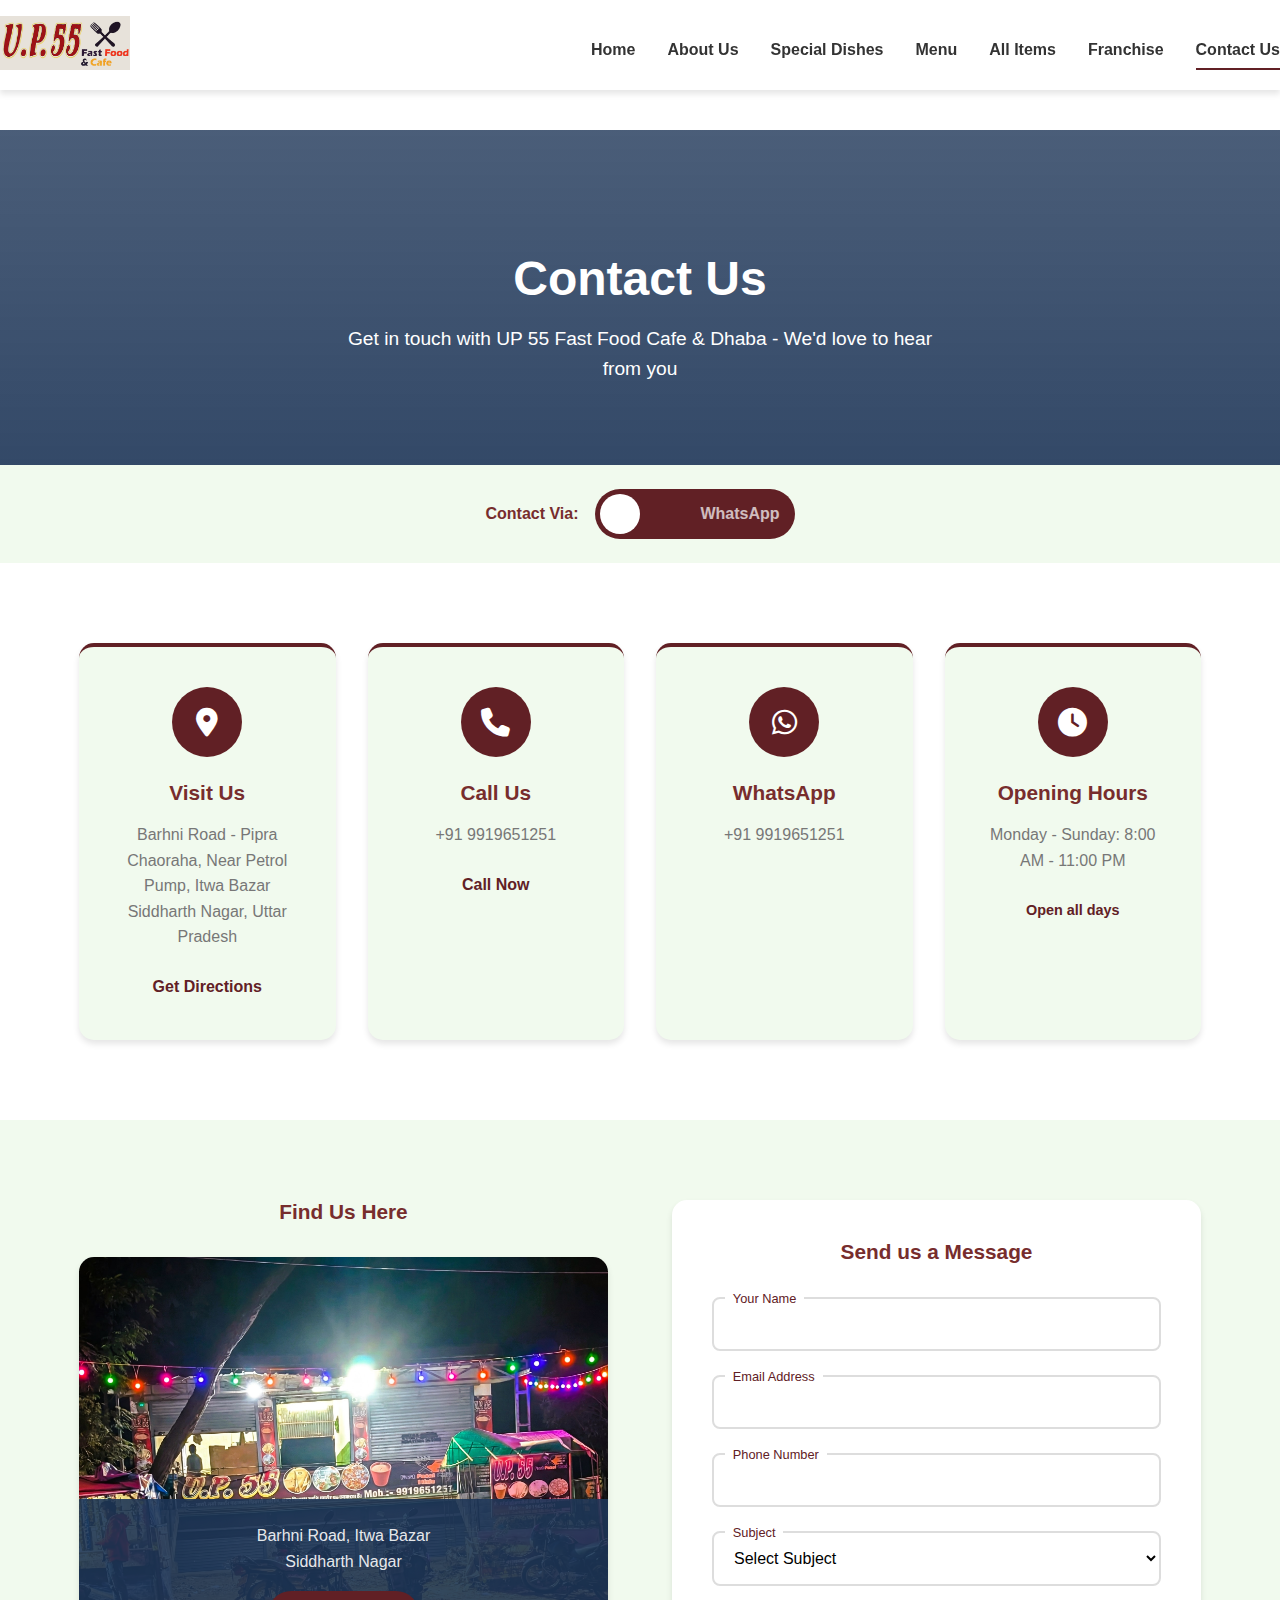
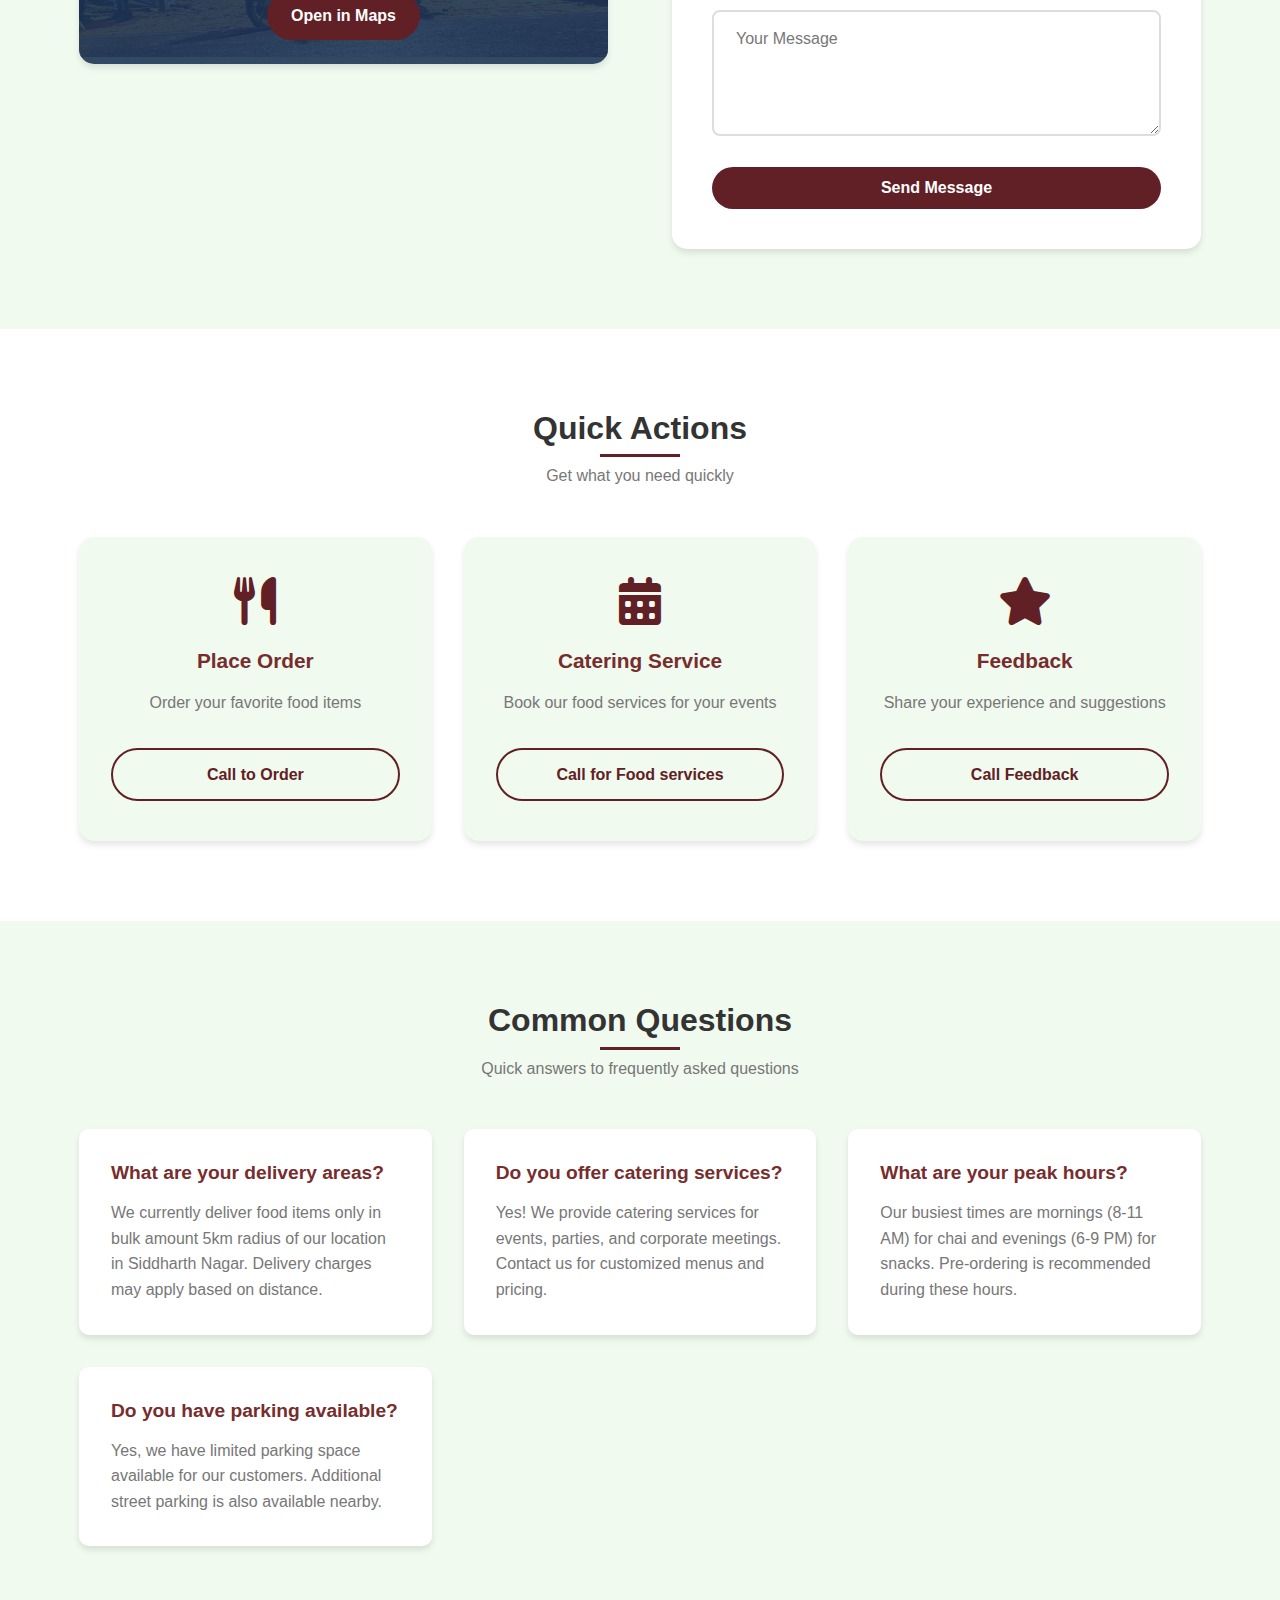
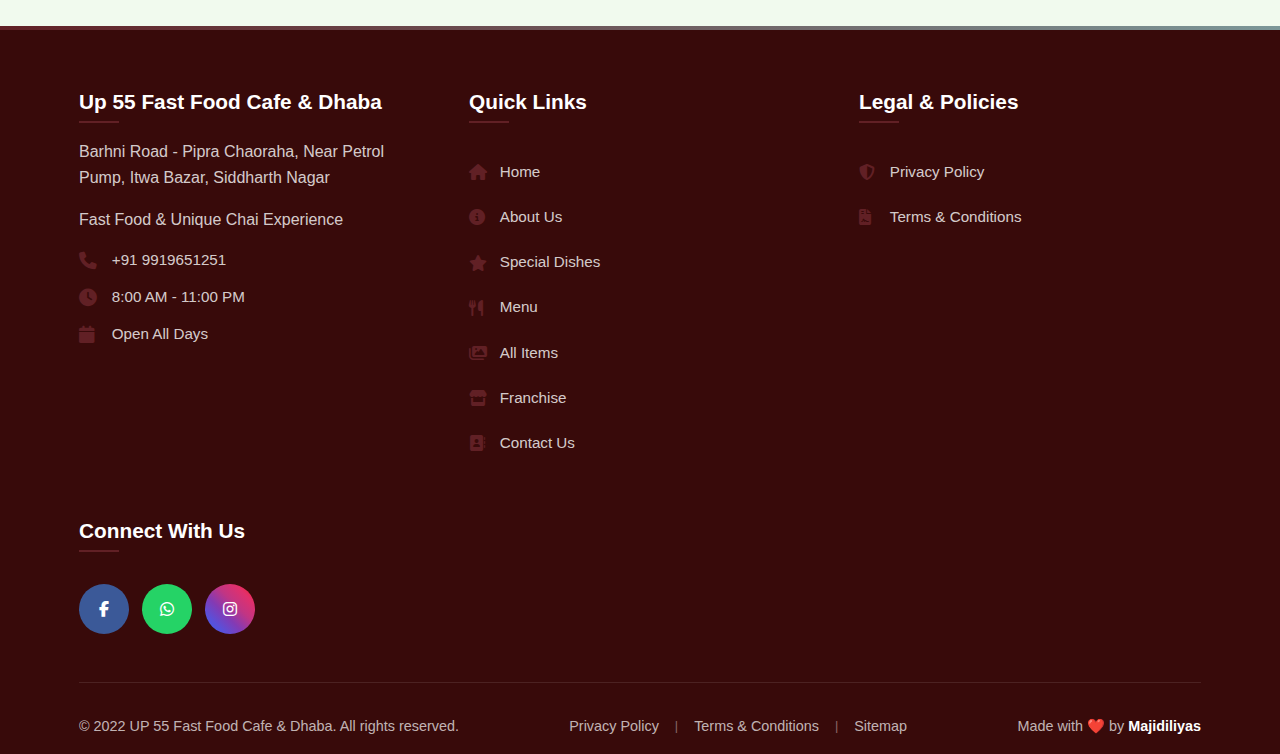
<file: contact.html>
<!DOCTYPE html>
<html lang="en">
<head>
    <meta charset="UTF-8">
    <meta name="viewport" content="width=device-width, initial-scale=1.0">
    <title>Contact Us - UP 55 Fast Food Cafe & Dhaba</title>
    <link rel="stylesheet" href="css/style.css">
    <link rel="stylesheet" href="css/responsive.css">
    <link rel="stylesheet" href="css/contact.css">
    <link rel="stylesheet" href="https://cdnjs.cloudflare.com/ajax/libs/font-awesome/6.4.0/css/all.min.css">
</head>
<body>
    <!-- Header -->
    <header>
        <nav class="navbar">
             <div class="nav-container">
            <div class="nav-logo">
                <a href="index.html">
                    <img src="assests/images/logo.png" alt="UP55 Logo" class="logo">
                </a>
            </div>
                <div class="nav-menu" id="nav-menu">
                    <a href="index.html" class="nav-link">Home</a>
                    <a href="about.html" class="nav-link">About Us</a>
                    <a href="special-dishes.html" class="nav-link">Special Dishes</a>
                    <a href="menu.html" class="nav-link">Menu</a>
                    <a href="gallery.html" class="nav-link">All Items</a>
                    <a href="franchise.html" class="nav-link">Franchise</a>
                    <a href="contact.html" class="nav-link active">Contact Us</a>
                </div>
                <div class="hamburger" id="hamburger">
                    <span class="bar"></span>
                    <span class="bar"></span>
                    <span class="bar"></span>
                </div>
            </div>
        </nav>
    </header>

     <!-- Side Navigation -->
    <div class="side-nav" id="sideNav">
        <div class="side-nav-header">
            <div class="side-nav-logo">
                <img src="assests/images/logo.png" alt="UP55 Logo" class="side-logo">
            </div>
            <button class="close-nav" id="closeNav">&times;</button>
        </div>
        <nav class="side-nav-menu">
            <a href="index.html" class="side-nav-link active">Home</a>
            <a href="about.html" class="side-nav-link">About Us</a>
            <a href="special-dishes.html" class="side-nav-link">Special Dishes</a>
            <a href="menu.html" class="side-nav-link">Menu</a>
            <a href="gallery.html" class="side-nav-link">All Items</a>
            <a href="franchise.html" class="side-nav-link">Franchise</a>
            <a href="contact.html" class="side-nav-link">Contact Us</a>
        </nav>
    </div>

    <!-- Overlay -->
    <div class="overlay" id="overlay"></div>

    <!-- Page Header -->
    <section class="page-header">
        <div class="container">
            <h1>Contact Us</h1>
            <p>Get in touch with UP 55 Fast Food Cafe & Dhaba - We'd love to hear from you</p>
        </div>
    </section>

    <!-- Contact Toggle -->
    <section class="contact-toggle-section">
        <div class="container">
            <div class="toggle-container">
                <span class="toggle-label">Contact Via:</span>
                <label class="toggle-switch">
                    <input type="checkbox" id="contact-toggle">
                    <span class="toggle-slider">
                        <span class="toggle-option call-option">Call</span>
                        <span class="toggle-option whatsapp-option">WhatsApp</span>
                    </span>
                </label>
            </div>
        </div>
    </section>

    <!-- Contact Info -->
    <section class="contact-info-section">
        <div class="container">
            <div class="contact-grid">
                <div class="contact-card fade-element">
                    <div class="contact-icon">
                        <i class="fas fa-map-marker-alt"></i>
                    </div>
                    <h3>Visit Us</h3>
                    <p>Barhni Road - Pipra Chaoraha, Near Petrol Pump, Itwa Bazar<br>Siddharth Nagar, Uttar Pradesh</p>
                    <a href="https://maps.app.goo.gl/X2MrsdMvmFEWLm738?g_st=aw" class="contact-link" target="_blank">Get Directions</a>
                </div>
                <div class="contact-card fade-element">
                    <div class="contact-icon">
                        <i class="fas fa-phone"></i>
                    </div>
                    <h3>Call Us</h3>
                    <p>+91 9919651251</p>
                    <a href="tel:+919919651251" class="contact-link call-option">Call Now</a>
                </div>
                <div class="contact-card fade-element">
                    <div class="contact-icon">
                        <i class="fab fa-whatsapp"></i>
                    </div>
                    <h3>WhatsApp</h3>
                    <p>+91 9919651251</p>
                    <a href="https://wa.me/919919651251" class="contact-link whatsapp-option">Message Us</a>
                </div>
                <div class="contact-card fade-element">
                    <div class="contact-icon">
                        <i class="fas fa-clock"></i>
                    </div>
                    <h3>Opening Hours</h3>
                    <p>Monday - Sunday: 8:00 AM - 11:00 PM</p>
                    <span class="contact-note">Open all days</span>
                </div>
            </div>
        </div>
    </section>

    <!-- Map & Contact Form -->
    <section class="map-contact-section">
        <div class="container">
            <div class="map-contact-grid">
                <div class="map-container fade-element">
                    <h3>Find Us Here</h3>
                    <div class="map-placeholder">
                        <img src="assests/images/1.jpg" alt="UP 55 Fast Food Cafe & Dhaba Location Map">
                        <div class="map-overlay">
                            <p>Barhni Road, Itwa Bazar<br>Siddharth Nagar</p>
                            <a href="https://maps.app.goo.gl/X2MrsdMvmFEWLm738?g_st=aw" class="btn btn-primary" target="_blank">Open in Maps</a>
                        </div>
                    </div>
                </div>
                <div class="contact-form-container fade-element">
                    <h3>Send us a Message</h3>
                    <form class="contact-form" id="contact-form">
                        <div class="form-group">
                            <input type="text" id="contact-name" name="name" required>
                            <label for="contact-name">Your Name</label>
                        </div>
                        <div class="form-group">
                            <input type="email" id="contact-email" name="email" required>
                            <label for="contact-email">Email Address</label>
                        </div>
                        <div class="form-group">
                            <input type="tel" id="contact-phone" name="phone" required>
                            <label for="contact-phone">Phone Number</label>
                        </div>
                        <div class="form-group">
                            <select id="contact-subject" name="subject" required>
                                <option value="">Select Subject</option>
                                <option value="general">General Inquiry</option>
                                <option value="feedback">Feedback</option>
                                <option value="complaint">Complaint</option>
                                <option value="catering">Catering Service</option>
                                <option value="franchise">Franchise Inquiry</option>
                            </select>
                            <label for="contact-subject">Subject</label>
                        </div>
                        <div class="form-group">
                            <textarea id="contact-message" name="message" rows="5" required placeholder=" "></textarea>
                            <label for="contact-message">Your Message</label>
                        </div>
                        <button type="submit" class="btn btn-primary btn-block">Send Message</button>
                    </form>
                </div>
            </div>
        </div>
    </section>

    <!-- Quick Actions -->
    <section class="quick-actions">
        <div class="container">
            <div class="section-header">
                <h2>Quick Actions</h2>
                <p>Get what you need quickly</p>
            </div>
            <div class="action-grid">
                <div class="action-card fade-element">
                    <i class="fas fa-utensils"></i>
                    <h3>Place Order</h3>
                    <p>Order your favorite food items</p>
                    <div class="action-buttons">
                        <a href="tel:+919919651251" class="btn btn-outline call-option">Call to Order</a>
                        <a href="https://wa.me/919919651251" class="btn btn-primary whatsapp-option">WhatsApp Order</a>
                    </div>
                </div>
                <div class="action-card fade-element">
                    <i class="fas fa-calendar-alt"></i>
                    <h3>Catering Service</h3>
                    <p>Book our food services for your events</p>
                    <div class="action-buttons">
                        <a href="tel:+919919651251" class="btn btn-outline call-option">Call for Food services</a>
                        <a href="https://wa.me/919919651251" class="btn btn-primary whatsapp-option">WhatsApp for Food Services</a>
                    </div>
                </div>
                <div class="action-card fade-element">
                    <i class="fas fa-star"></i>
                    <h3>Feedback</h3>
                    <p>Share your experience and suggestions</p>
                    <div class="action-buttons">
                        <a href="tel:+919919651251" class="btn btn-outline call-option">Call Feedback</a>
                        <a href="https://wa.me/919919651251" class="btn btn-primary whatsapp-option">WhatsApp Feedback</a>
                    </div>
                </div>
            </div>
        </div>
    </section>

    <!-- FAQ Section -->
    <section class="contact-faq">
        <div class="container">
            <div class="section-header">
                <h2>Common Questions</h2>
                <p>Quick answers to frequently asked questions</p>
            </div>
            <div class="faq-grid">
                <div class="faq-item fade-element">
                    <h3>What are your delivery areas?</h3>
                    <p>We currently deliver food items only in bulk amount 5km radius of our location in Siddharth Nagar. Delivery charges may apply based on distance.</p>
                </div>
                <div class="faq-item fade-element">
                    <h3>Do you offer catering services?</h3>
                    <p>Yes! We provide catering services for events, parties, and corporate meetings. Contact us for customized menus and pricing.</p>
                </div>
                <div class="faq-item fade-element">
                    <h3>What are your peak hours?</h3>
                    <p>Our busiest times are mornings (8-11 AM) for chai and evenings (6-9 PM) for snacks. Pre-ordering is recommended during these hours.</p>
                </div>
                <div class="faq-item fade-element">
                    <h3>Do you have parking available?</h3>
                    <p>Yes, we have limited parking space available for our customers. Additional street parking is also available nearby.</p>
                </div>
            </div>
        </div>
    </section>

   <!-- Footer -->
    <footer class="footer">
        <div class="container">
            <div class="footer-content">
                <div class="footer-section">
                    <h3>Up 55 Fast Food Cafe & Dhaba</h3>
                    <p>Barhni Road - Pipra Chaoraha, Near Petrol Pump, Itwa Bazar, Siddharth Nagar</p>
                    <p>Fast Food & Unique Chai Experience</p>
                    <div class="footer-contact">
                        <p><i class="fas fa-phone"></i> +91 9919651251</p>
                        <p><i class="fas fa-clock"></i> 8:00 AM - 11:00 PM</p>
                        <p><i class="fas fa-calendar"></i> Open All Days</p>
                    </div>
                </div>
                
                <div class="footer-section">
                    <h3>Quick Links</h3>
                    <ul>
                        <li><a href="index.html"><i class="fas fa-home"></i> Home</a></li>
                        <li><a href="about.html"><i class="fas fa-info-circle"></i> About Us</a></li>
                        <li><a href="special-dishes.html"><i class="fas fa-star"></i> Special Dishes</a></li>
                        <li><a href="menu.html"><i class="fas fa-utensils"></i> Menu</a></li>
                        <li><a href="gallery.html"><i class="fas fa-images"></i> All Items</a></li>
                        <li><a href="franchise.html"><i class="fas fa-store"></i> Franchise</a></li>
                        <li><a href="contact.html"><i class="fas fa-address-book"></i> Contact Us</a></li>
                    </ul>
                </div>
                
                <div class="footer-section">
                    <h3>Legal & Policies</h3>
                    <ul>
                        <li><a href="assests/links/privacypolicy.html"><i class="fas fa-shield-alt"></i> Privacy Policy</a></li>
                        <li><a href="assests/links/terms&condition.html"><i class="fas fa-file-contract"></i> Terms & Conditions</a></li>
                       </ul>
                </div>
                
                <div class="footer-section">
                    <h3>Connect With Us</h3>
                    <div class="social-links">
                        <a href="https://www.facebook.com/groups/504305451662388/?ref=share&mibextid=NSMWBT" class="social-btn facebook">
                            <i class="fab fa-facebook-f"></i>
                        </a>
                        <a href="https://wa.me/919919651251" class="social-btn whatsapp">
                            <i class="fab fa-whatsapp"></i>
                        </a>
                        <a href="https://www.instagram.com/up_55_restaurant?igsh=YjJpb3N0aDVyZjlm" class="social-btn instagram">
                            <i class="fab fa-instagram"></i>
                            </a>
                    </div>
                </div>
            </div>
            
            <div class="footer-bottom">
                <div class="footer-bottom-content">
                    <p>&copy; 2022 UP 55 Fast Food Cafe & Dhaba. All rights reserved.</p>
                    <div class="footer-links">
                        <a href="assests/links/privacypolicy.html">Privacy Policy</a>
                        <span>|</span>
                        <a href="assests/links/terms&condition.html">Terms & Conditions</a>
                        <span>|</span>
                        <a href="assests/links/sitemap.html">Sitemap</a>
                    </div>
                    <p class="made-with-love">
                        Made with <span class="heart">❤️</span> by <a href="https://wa.me/917310086133">Majidiliyas</a>
                    </p>
                </div>
            </div>
        </div>
    </footer>


    <script src="/css/js/main.js"></script>
    <script src="/css/js/contact.js"></script>
</body>
</html>
</file>
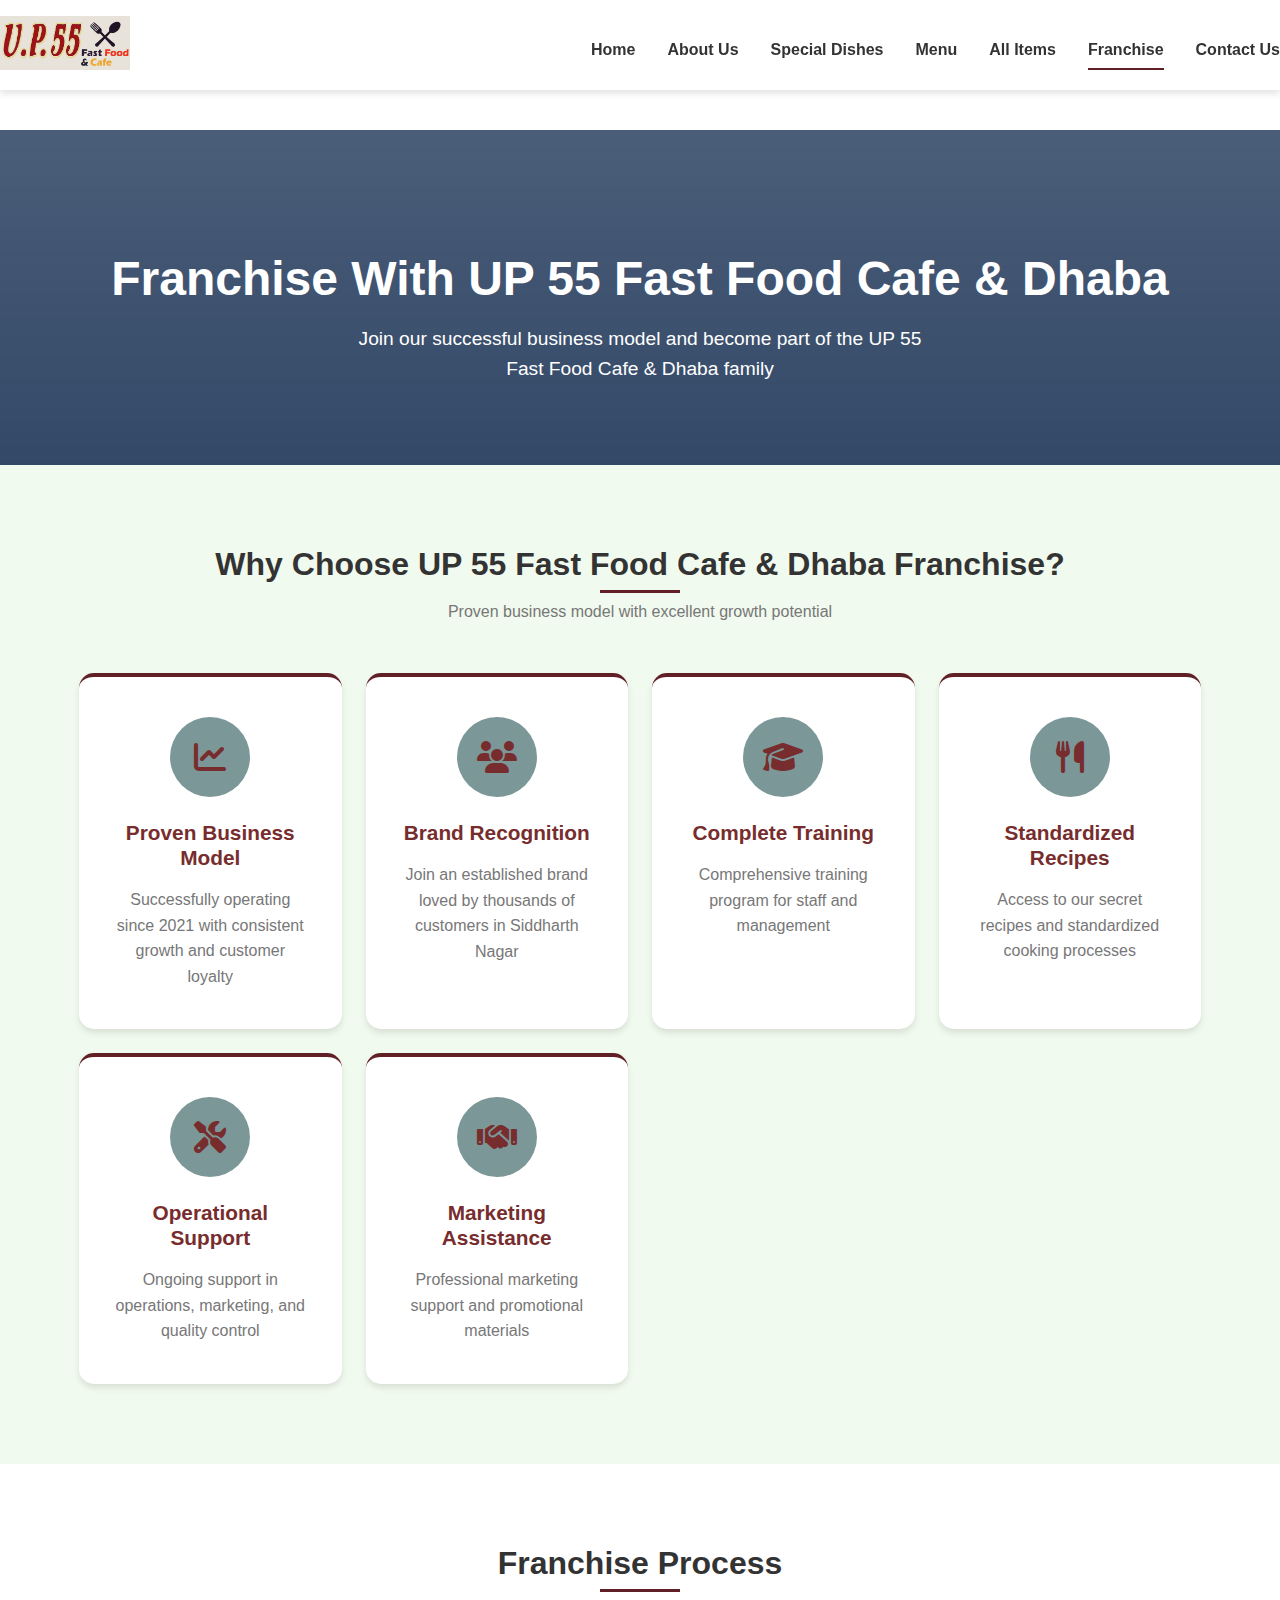
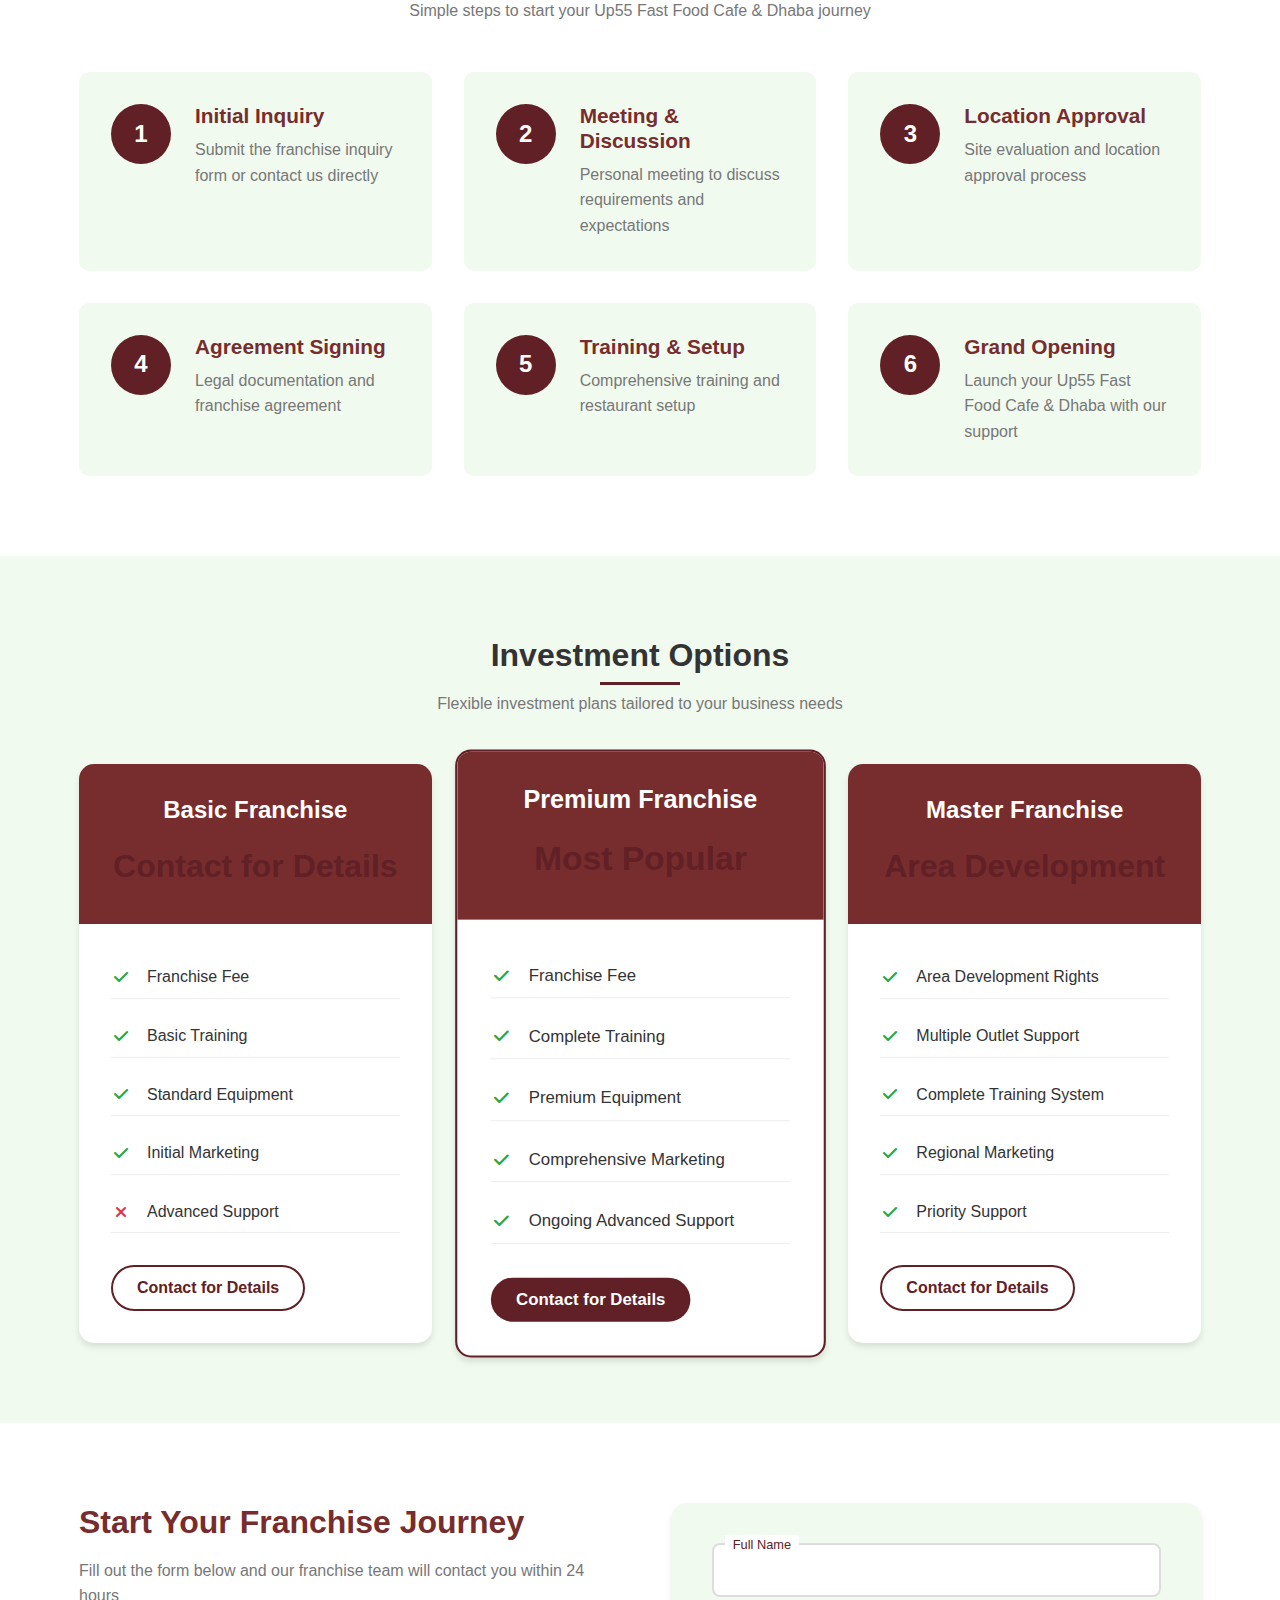
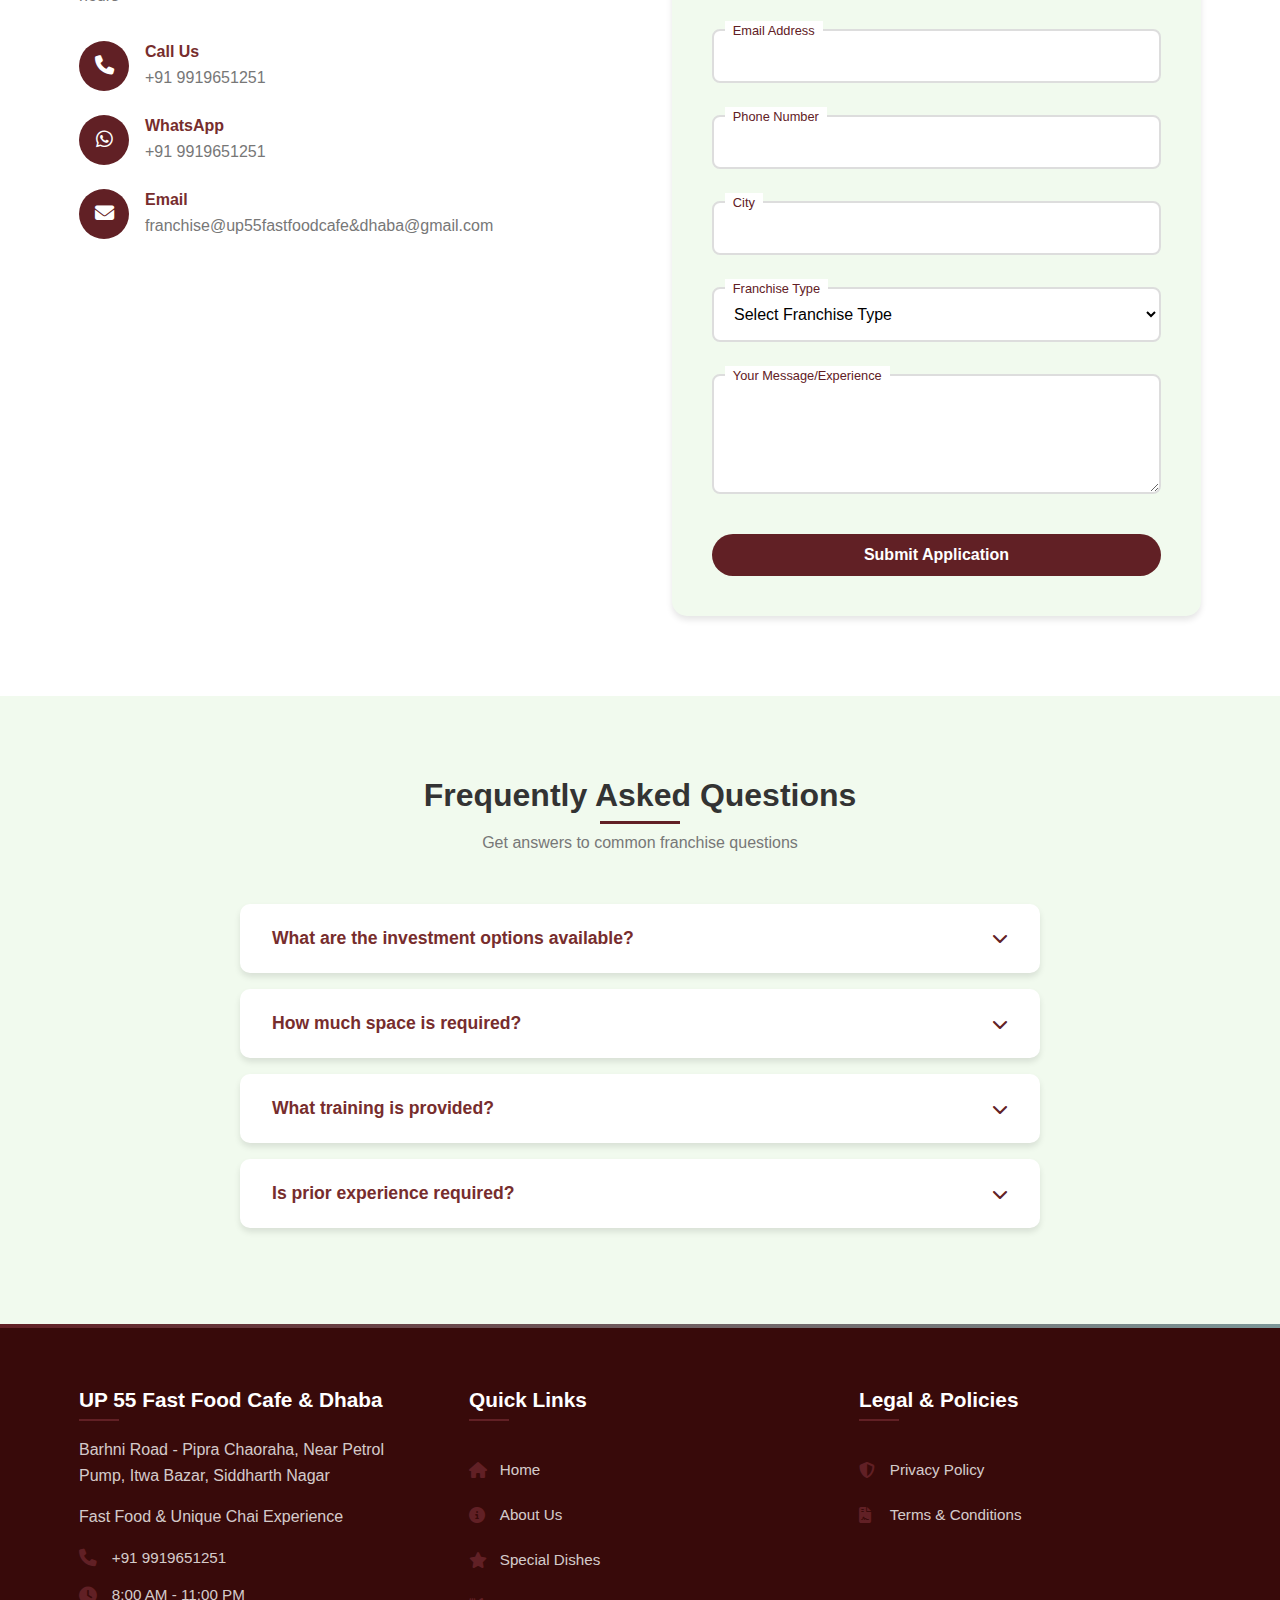
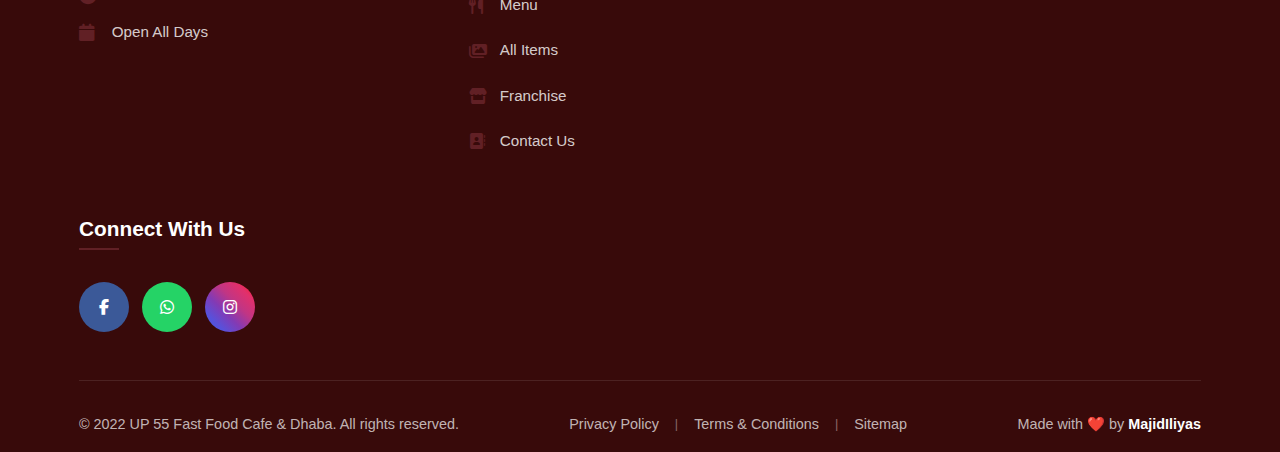
<file: franchise.html>
<!DOCTYPE html>
<html lang="en">
<head>
    <meta charset="UTF-8">
    <meta name="viewport" content="width=device-width, initial-scale=1.0">
    <title>Franchise - UP 55 Fast Food Cafe & Dhaba</title>
    <link rel="stylesheet" href="css/style.css">
    <link rel="stylesheet" href="css/responsive.css">
    <link rel="stylesheet" href="css/franchise.css">
    <link rel="stylesheet" href="https://cdnjs.cloudflare.com/ajax/libs/font-awesome/6.4.0/css/all.min.css">
</head>
<body>
    <!-- Header -->
    <header>
        <nav class="navbar">
             <div class="nav-container">
            <div class="nav-logo">
                <a href="index.html">
                    <img src="assests/images/logo.png" alt="UP55 Logo" class="logo">
                </a>
            </div>
                <div class="nav-menu" id="nav-menu">
                    <a href="index.html" class="nav-link">Home</a>
                    <a href="about.html" class="nav-link">About Us</a>
                    <a href="special-dishes.html" class="nav-link">Special Dishes</a>
                    <a href="menu.html" class="nav-link">Menu</a>
                    <a href="gallery.html" class="nav-link">All Items</a>
                    <a href="franchise.html" class="nav-link active">Franchise</a>
                    <a href="contact.html" class="nav-link">Contact Us</a>
                </div>
                <div class="hamburger" id="hamburger">
                    <span class="bar"></span>
                    <span class="bar"></span>
                    <span class="bar"></span>
                </div>
            </div>
        </nav>
    </header>

     <!-- Side Navigation -->
    <div class="side-nav" id="sideNav">
        <div class="side-nav-header">
            <div class="side-nav-logo">
                <img src="assests/images/logo.png" alt="UP55 Logo" class="side-logo">
            </div>
            <button class="close-nav" id="closeNav">&times;</button>
        </div>
        <nav class="side-nav-menu">
            <a href="index.html" class="side-nav-link active">Home</a>
            <a href="about.html" class="side-nav-link">About Us</a>
            <a href="special-dishes.html" class="side-nav-link">Special Dishes</a>
            <a href="menu.html" class="side-nav-link">Menu</a>
            <a href="gallery.html" class="side-nav-link">All Items</a>
            <a href="franchise.html" class="side-nav-link">Franchise</a>
            <a href="contact.html" class="side-nav-link">Contact Us</a>
        </nav>
    </div>

    <!-- Overlay -->
    <div class="overlay" id="overlay"></div>
    <!-- Page Header -->
    <section class="page-header">
        <div class="container">
            <h1>Franchise With UP 55 Fast Food Cafe & Dhaba</h1>
            <p>Join our successful business model and become part of the UP 55 Fast Food Cafe & Dhaba family</p>
        </div>
    </section>

    <!-- Why Franchise Section -->
    <section class="why-franchise">
        <div class="container">
            <div class="section-header">
                <h2>Why Choose UP 55 Fast Food Cafe & Dhaba Franchise?</h2>
                <p>Proven business model with excellent growth potential</p>
            </div>
            <div class="benefits-grid">
                <div class="benefit-card fade-element">
                    <div class="benefit-icon">
                        <i class="fas fa-chart-line"></i>
                    </div>
                    <h3>Proven Business Model</h3>
                    <p>Successfully operating since 2021 with consistent growth and customer loyalty</p>
                </div>
                <div class="benefit-card fade-element">
                    <div class="benefit-icon">
                        <i class="fas fa-users"></i>
                    </div>
                    <h3>Brand Recognition</h3>
                    <p>Join an established brand loved by thousands of customers in Siddharth Nagar</p>
                </div>
                <div class="benefit-card fade-element">
                    <div class="benefit-icon">
                        <i class="fas fa-graduation-cap"></i>
                    </div>
                    <h3>Complete Training</h3>
                    <p>Comprehensive training program for staff and management</p>
                </div>
                <div class="benefit-card fade-element">
                    <div class="benefit-icon">
                        <i class="fas fa-utensils"></i>
                    </div>
                    <h3>Standardized Recipes</h3>
                    <p>Access to our secret recipes and standardized cooking processes</p>
                </div>
                <div class="benefit-card fade-element">
                    <div class="benefit-icon">
                        <i class="fas fa-tools"></i>
                    </div>
                    <h3>Operational Support</h3>
                    <p>Ongoing support in operations, marketing, and quality control</p>
                </div>
                <div class="benefit-card fade-element">
                    <div class="benefit-icon">
                        <i class="fas fa-handshake"></i>
                    </div>
                    <h3>Marketing Assistance</h3>
                    <p>Professional marketing support and promotional materials</p>
                </div>
            </div>
        </div>
    </section>

    <!-- Franchise Process -->
    <section class="franchise-process">
        <div class="container">
            <div class="section-header">
                <h2>Franchise Process</h2>
                <p>Simple steps to start your Up55 Fast Food Cafe & Dhaba journey</p>
            </div>
            <div class="process-steps">
                <div class="process-step fade-element">
                    <div class="step-number">1</div>
                    <div class="step-content">
                        <h3>Initial Inquiry</h3>
                        <p>Submit the franchise inquiry form or contact us directly</p>
                    </div>
                </div>
                <div class="process-step fade-element">
                    <div class="step-number">2</div>
                    <div class="step-content">
                        <h3>Meeting & Discussion</h3>
                        <p>Personal meeting to discuss requirements and expectations</p>
                    </div>
                </div>
                <div class="process-step fade-element">
                    <div class="step-number">3</div>
                    <div class="step-content">
                        <h3>Location Approval</h3>
                        <p>Site evaluation and location approval process</p>
                    </div>
                </div>
                <div class="process-step fade-element">
                    <div class="step-number">4</div>
                    <div class="step-content">
                        <h3>Agreement Signing</h3>
                        <p>Legal documentation and franchise agreement</p>
                    </div>
                </div>
                <div class="process-step fade-element">
                    <div class="step-number">5</div>
                    <div class="step-content">
                        <h3>Training & Setup</h3>
                        <p>Comprehensive training and restaurant setup</p>
                    </div>
                </div>
                <div class="process-step fade-element">
                    <div class="step-number">6</div>
                    <div class="step-content">
                        <h3>Grand Opening</h3>
                        <p>Launch your Up55 Fast Food Cafe & Dhaba with our support</p>
                    </div>
                </div>
            </div>
        </div>
    </section>

    <!-- Investment Section -->
    <section class="investment-section">
        <div class="container">
            <div class="section-header">
                <h2>Investment Options</h2>
                <p>Flexible investment plans tailored to your business needs</p>
            </div>
            <div class="investment-cards">
                <div class="investment-card fade-element">
                    <div class="card-header">
                        <h3>Basic Franchise</h3>
                        <div class="investment-amount">Contact for Details</div>
                    </div>
                    <div class="card-content">
                        <ul>
                            <li><i class="fas fa-check"></i> Franchise Fee</li>
                            <li><i class="fas fa-check"></i> Basic Training</li>
                            <li><i class="fas fa-check"></i> Standard Equipment</li>
                            <li><i class="fas fa-check"></i> Initial Marketing</li>
                            <li><i class="fas fa-times"></i> Advanced Support</li>
                        </ul>
                        <button class="btn btn-outline inquire-btn" data-package="Basic Franchise">Contact for Details</button>
                    </div>
                </div>
                <div class="investment-card featured fade-element">
                    <div class="card-header">
                        <h3>Premium Franchise</h3>
                        <div class="investment-amount">Most Popular</div>
                    </div>
                    <div class="card-content">
                        <ul>
                            <li><i class="fas fa-check"></i> Franchise Fee</li>
                            <li><i class="fas fa-check"></i> Complete Training</li>
                            <li><i class="fas fa-check"></i> Premium Equipment</li>
                            <li><i class="fas fa-check"></i> Comprehensive Marketing</li>
                            <li><i class="fas fa-check"></i> Ongoing Advanced Support</li>
                        </ul>
                        <button class="btn btn-primary inquire-btn" data-package="Premium Franchise">Contact for Details</button>
                    </div>
                </div>
                <div class="investment-card fade-element">
                    <div class="card-header">
                        <h3>Master Franchise</h3>
                        <div class="investment-amount">Area Development</div>
                    </div>
                    <div class="card-content">
                        <ul>
                            <li><i class="fas fa-check"></i> Area Development Rights</li>
                            <li><i class="fas fa-check"></i> Multiple Outlet Support</li>
                            <li><i class="fas fa-check"></i> Complete Training System</li>
                            <li><i class="fas fa-check"></i> Regional Marketing</li>
                            <li><i class="fas fa-check"></i> Priority Support</li>
                        </ul>
                        <button class="btn btn-outline inquire-btn" data-package="Master Franchise">Contact for Details</button>
                    </div>
                </div>
            </div>
        </div>
    </section>

    <!-- Franchise Form -->
    <section class="franchise-form-section">
        <div class="container">
            <div class="form-container">
                <div class="form-content">
                    <h2>Start Your Franchise Journey</h2>
                    <p>Fill out the form below and our franchise team will contact you within 24 hours</p>
                    <div class="contact-info">
                        <div class="contact-item">
                            <i class="fas fa-phone"></i>
                            <div>
                                <h4>Call Us</h4>
                                <p>+91 9919651251</p>
                            </div>
                        </div>
                        <div class="contact-item">
                            <i class="fab fa-whatsapp"></i>
                            <div>
                                <h4>WhatsApp</h4>
                                <p>+91 9919651251</p>
                            </div>
                        </div>
                        <div class="contact-item">
                            <i class="fas fa-envelope"></i>
                            <div>
                                <h4>Email</h4>
                                <p>franchise@up55fastfoodcafe&dhaba@gmail.com</p>
                            </div>
                        </div>
                    </div>
                </div>
                <form class="franchise-form" id="franchise-form">
                    <div class="form-group">
                        <input type="text" id="name" name="name" required>
                        <label for="name">Full Name</label>
                    </div>
                    <div class="form-group">
                        <input type="email" id="email" name="email" required>
                        <label for="email">Email Address</label>
                    </div>
                    <div class="form-group">
                        <input type="tel" id="phone" name="phone" required>
                        <label for="phone">Phone Number</label>
                    </div>
                    <div class="form-group">
                        <input type="text" id="city" name="city" required>
                        <label for="city">City</label>
                    </div>
                    <div class="form-group">
                        <select id="investment" name="investment" required>
                            <option value="">Select Franchise Type</option>
                            <option value="basic">Basic Franchise</option>
                            <option value="premium">Premium Franchise</option>
                            <option value="master">Master Franchise</option>
                        </select>
                        <label for="investment">Franchise Type</label>
                    </div>
                    <div class="form-group">
                        <textarea id="message" name="message" rows="4" required></textarea>
                        <label for="message">Your Message/Experience</label>
                    </div>
                    <button type="submit" class="btn btn-primary btn-block">Submit Application</button>
                </form>
            </div>
        </div>
    </section>

    <!-- FAQ Section -->
    <section class="faq-section">
        <div class="container">
            <div class="section-header">
                <h2>Frequently Asked Questions</h2>
                <p>Get answers to common franchise questions</p>
            </div>
            <div class="faq-container">
                <div class="faq-item fade-element">
                    <div class="faq-question">
                        <h3>What are the investment options available?</h3>
                        <i class="fas fa-chevron-down"></i>
                    </div>
                    <div class="faq-answer">
                        <p>We offer three flexible franchise models: Basic, Premium, and Master Franchise. The investment varies based on location, outlet size, and franchise model. Please contact us for detailed investment information tailored to your specific requirements.</p>
                    </div>
                </div>
                <div class="faq-item fade-element">
                    <div class="faq-question">
                        <h3>How much space is required?</h3>
                        <i class="fas fa-chevron-down"></i>
                    </div>
                    <div class="faq-answer">
                        <p>We recommend a minimum of 300-500 sq. ft. for a standard Up55 Fast Food Cafe & Dhaba outlet. The space should have proper ventilation and necessary utilities.</p>
                    </div>
                </div>
                <div class="faq-item fade-element">
                    <div class="faq-question">
                        <h3>What training is provided?</h3>
                        <i class="fas fa-chevron-down"></i>
                    </div>
                    <div class="faq-answer">
                        <p>We provide comprehensive training covering food preparation, customer service, inventory management, and operations. Training duration is 2-3 weeks at our flagship store.</p>
                    </div>
                </div>
                <div class="faq-item fade-element">
                    <div class="faq-question">
                        <h3>Is prior experience required?</h3>
                        <i class="fas fa-chevron-down"></i>
                    </div>
                    <div class="faq-answer">
                        <p>No prior experience in food business is required. Our training program is designed to help first-time entrepreneurs succeed in the food industry.</p>
                    </div>
                </div>
            </div>
        </div>
    </section>

   <!-- Footer -->
    <footer class="footer">
        <div class="container">
            <div class="footer-content">
                <div class="footer-section">
                    <h3>UP 55 Fast Food Cafe & Dhaba</h3>
                    <p>Barhni Road - Pipra Chaoraha, Near Petrol Pump, Itwa Bazar, Siddharth Nagar</p>
                    <p>Fast Food & Unique Chai Experience</p>
                    <div class="footer-contact">
                        <p><i class="fas fa-phone"></i> +91 9919651251</p>
                        <p><i class="fas fa-clock"></i> 8:00 AM - 11:00 PM</p>
                        <p><i class="fas fa-calendar"></i> Open All Days</p>
                    </div>
                </div>
                
                <div class="footer-section">
                    <h3>Quick Links</h3>
                    <ul>
                        <li><a href="index.html"><i class="fas fa-home"></i> Home</a></li>
                        <li><a href="about.html"><i class="fas fa-info-circle"></i> About Us</a></li>
                        <li><a href="special-dishes.html"><i class="fas fa-star"></i> Special Dishes</a></li>
                        <li><a href="menu.html"><i class="fas fa-utensils"></i> Menu</a></li>
                        <li><a href="gallery.html"><i class="fas fa-images"></i> All Items</a></li>
                        <li><a href="franchise.html"><i class="fas fa-store"></i> Franchise</a></li>
                        <li><a href="contact.html"><i class="fas fa-address-book"></i> Contact Us</a></li>
                    </ul>
                </div>
                
                <div class="footer-section">
                    <h3>Legal & Policies</h3>
                    <ul>
                        <li><a href="assests/links/privacypolicy.html"><i class="fas fa-shield-alt"></i> Privacy Policy</a></li>
                        <li><a href="assests/links/terms&condition.html"><i class="fas fa-file-contract"></i> Terms & Conditions</a></li>
                        </ul>
                </div>
                
                <div class="footer-section">
                    <h3>Connect With Us</h3>
                    <div class="social-links">
                        <a href="https://www.facebook.com/groups/504305451662388/?ref=share&mibextid=NSMWBT" class="social-btn facebook">
                            <i class="fab fa-facebook-f"></i>
                        </a>
                        <a href="https://wa.me/919919651251" class="social-btn whatsapp">
                            <i class="fab fa-whatsapp"></i>
                        </a>
                        <a href="https://www.instagram.com/up_55_restaurant?igsh=YjJpb3N0aDVyZjlm" class="social-btn instagram">
                            <i class="fab fa-instagram"></i>
                            </a>
                    </div>
                </div>
            </div>
            
            <div class="footer-bottom">
                <div class="footer-bottom-content">
                    <p>&copy; 2022 UP 55 Fast Food Cafe & Dhaba. All rights reserved.</p>
                    <div class="footer-links">
                        <a href="assests/links/privacypolicy.html">Privacy Policy</a>
                        <span>|</span>
                        <a href="assests/links/terms&condition.html">Terms & Conditions</a>
                        <span>|</span>
                        <a href="assests/links/sitemap.html">Sitemap</a>
                    </div>
                    <p class="made-with-love">
                        Made with <span class="heart">❤️</span> by <a href="https://wa.me/917310086133">MajidIliyas</a>
                    </p>
                </div>
            </div>
        </div>
    </footer>

    <script src="/css/js/main.js"></script>
    <script src="/css/js/franchise.js"></script>
</body>
</html>
</file>
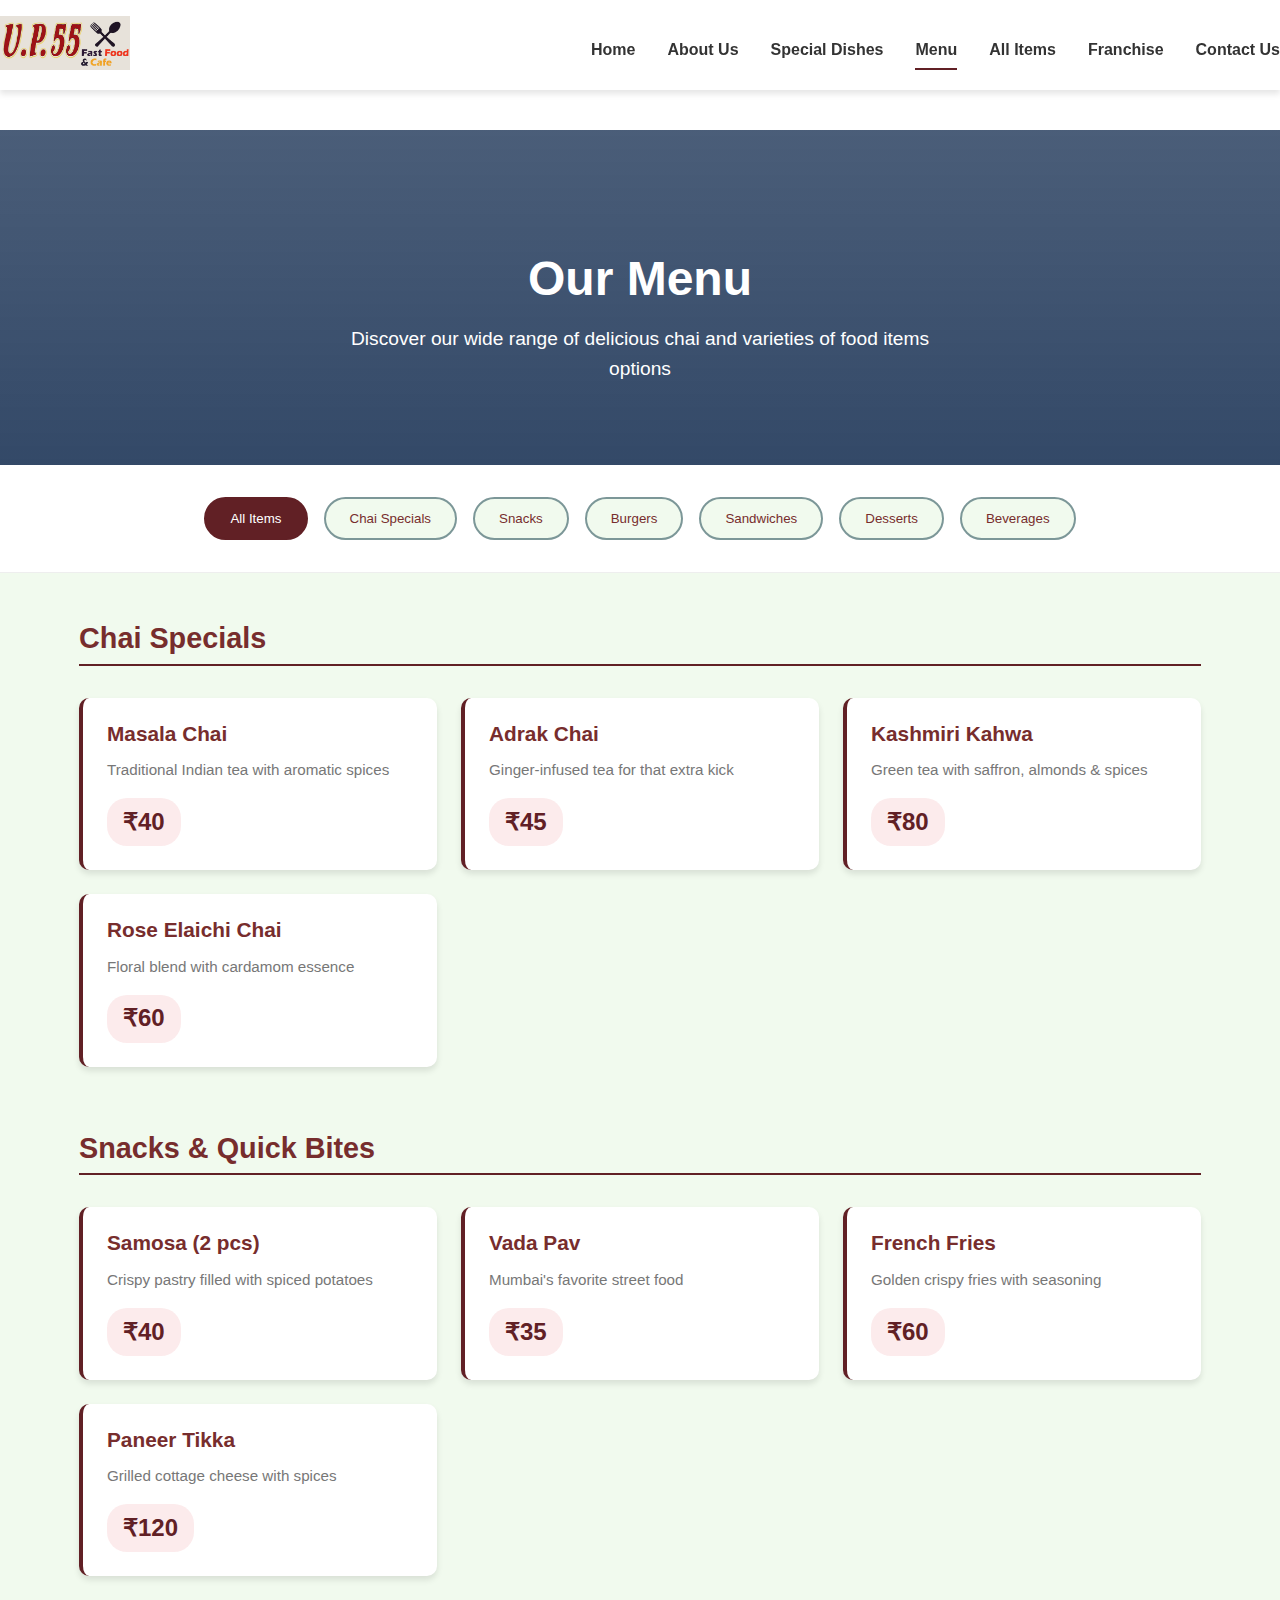
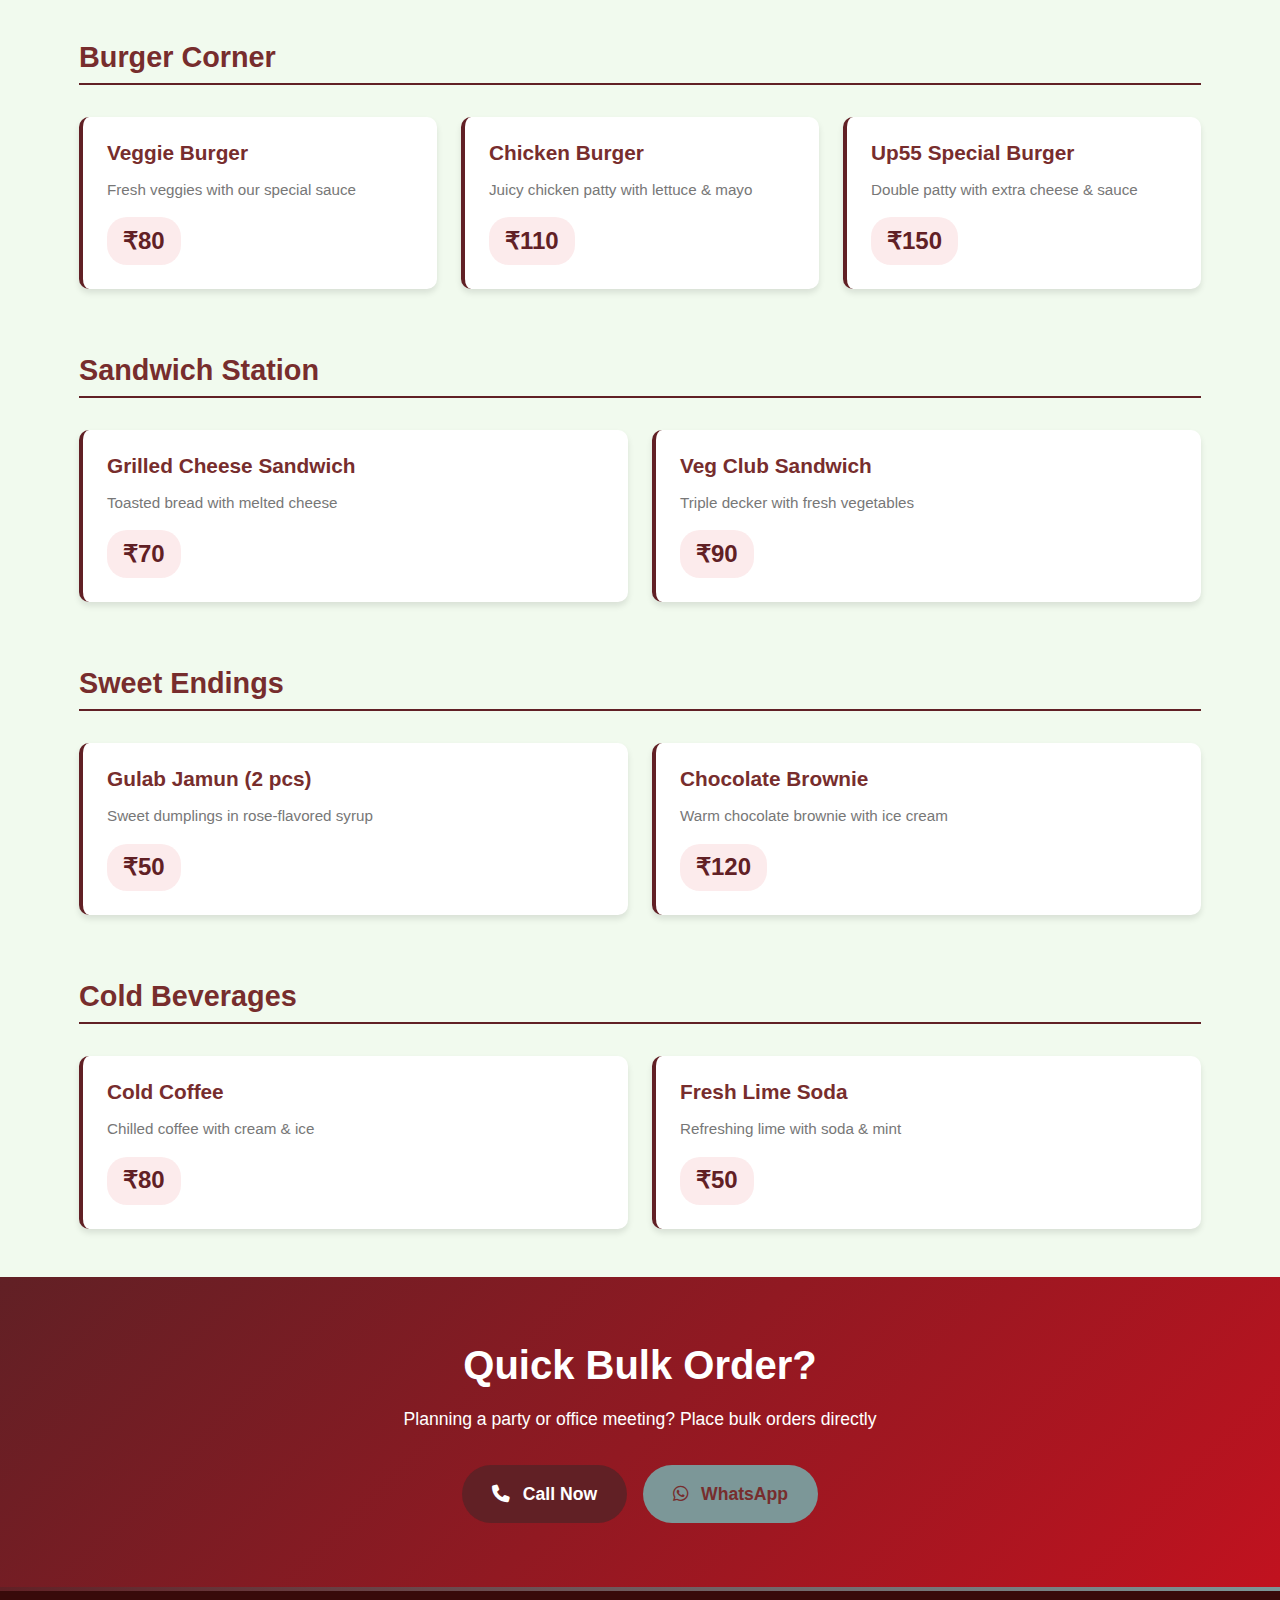
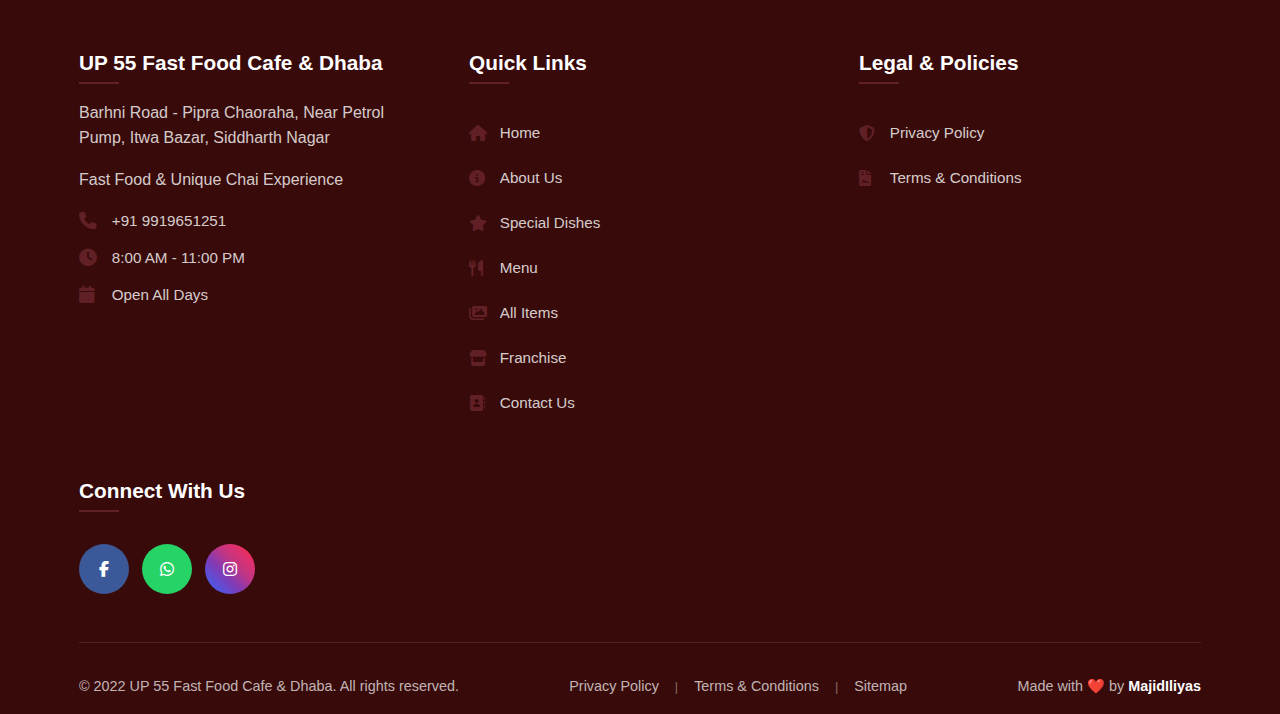
<file: menu.html>
<!DOCTYPE html>
<html lang="en">
<head>
    <meta charset="UTF-8">
    <meta name="viewport" content="width=device-width, initial-scale=1.0">
    <title>Menu - UP 55 Fast Food Cafe & Dhaba</title>
    <link rel="stylesheet" href="css/style.css">
    <link rel="stylesheet" href="css/responsive.css">
    <link rel="stylesheet" href="css/menu.css">
    <link rel="stylesheet" href="https://cdnjs.cloudflare.com/ajax/libs/font-awesome/6.4.0/css/all.min.css">
</head>
<body>
    <!-- Header -->
    <header>
        <nav class="navbar">
             <div class="nav-container">
             <div class="nav-logo">
                <a href="index.html">
                    <img src="assests/images/logo.png" alt="UP55 Logo" class="logo">
                </a>
            </div>
                <div class="nav-menu" id="nav-menu">
                    <a href="index.html" class="nav-link">Home</a>
                    <a href="about.html" class="nav-link">About Us</a>
                    <a href="special-dishes.html" class="nav-link">Special Dishes</a>
                    <a href="menu.html" class="nav-link active">Menu</a>
                    <a href="gallery.html" class="nav-link">All Items</a>
                    <a href="franchise.html" class="nav-link">Franchise</a>
                    <a href="contact.html" class="nav-link">Contact Us</a>
                </div>
                <div class="hamburger" id="hamburger">
                    <span class="bar"></span>
                    <span class="bar"></span>
                    <span class="bar"></span>
                </div>
            </div>
        </nav>
    </header>

     <!-- Side Navigation -->
    <div class="side-nav" id="sideNav">
        <div class="side-nav-header">
            <div class="side-nav-logo">
                <img src="assests/images/logo.png" alt="UP55 Logo" class="side-logo">
            </div>  
            <button class="close-nav" id="closeNav">&times;</button>
        </div>
        <nav class="side-nav-menu">
            <a href="index.html" class="side-nav-link">Home</a>
            <a href="about.html" class="side-nav-link">About Us</a>
            <a href="special-dishes.html" class="side-nav-link">Special Dishes</a>
            <a href="menu.html" class="side-nav-link active">Menu</a>
            <a href="gallery.html" class="side-nav-link">All Items</a>
            <a href="franchise.html" class="side-nav-link">Franchise</a>
            <a href="contact.html" class="side-nav-link">Contact Us</a>
        </nav>
    </div>

    <!-- Overlay -->
    <div class="overlay" id="overlay"></div>

    <!-- Page Header -->
    <section class="page-header">
        <div class="container">
            <h1>Our Menu</h1>
            <p>Discover our wide range of delicious chai and varieties of food items options</p>
        </div>
    </section>

    <!-- Menu Categories -->
    <section class="menu-categories">
        <div class="container">
            <div class="category-buttons">
                <button class="category-btn active" data-category="all">All Items</button>
                <button class="category-btn" data-category="chai">Chai Specials</button>
                <button class="category-btn" data-category="snacks">Snacks</button>
                <button class="category-btn" data-category="burgers">Burgers</button>
                <button class="category-btn" data-category="sandwiches">Sandwiches</button>
                <button class="category-btn" data-category="desserts">Desserts</button>
                <button class="category-btn" data-category="beverages">Beverages</button>
            </div>
        </div>
    </section>

    <!-- Menu Items -->
    <section class="menu-items">
        <div class="container">
            <!-- Chai Category -->
            <div class="menu-category fade-element" data-category="chai">
                <h2 class="category-title">Chai Specials</h2>
                <div class="category-items">
                    <div class="menu-item">
                        <div class="item-info">
                            <h3>Masala Chai</h3>
                            <p>Traditional Indian tea with aromatic spices</p>
                            <span class="item-price">₹40</span>
                        </div>
                    </div>
                    <div class="menu-item">
                        <div class="item-info">
                            <h3>Adrak Chai</h3>
                            <p>Ginger-infused tea for that extra kick</p>
                            <span class="item-price">₹45</span>
                        </div>
                    </div>
                    <div class="menu-item">
                        <div class="item-info">
                            <h3>Kashmiri Kahwa</h3>
                            <p>Green tea with saffron, almonds & spices</p>
                            <span class="item-price">₹80</span>
                        </div>
                    </div>
                    <div class="menu-item">
                        <div class="item-info">
                            <h3>Rose Elaichi Chai</h3>
                            <p>Floral blend with cardamom essence</p>
                            <span class="item-price">₹60</span>
                        </div>
                    </div>
                </div>
            </div>

            <!-- Snacks Category -->
            <div class="menu-category fade-element" data-category="snacks">
                <h2 class="category-title">Snacks & Quick Bites</h2>
                <div class="category-items">
                    <div class="menu-item">
                        <div class="item-info">
                            <h3>Samosa (2 pcs)</h3>
                            <p>Crispy pastry filled with spiced potatoes</p>
                            <span class="item-price">₹40</span>
                        </div>
                    </div>
                    <div class="menu-item">
                        <div class="item-info">
                            <h3>Vada Pav</h3>
                            <p>Mumbai's favorite street food</p>
                            <span class="item-price">₹35</span>
                        </div>
                    </div>
                    <div class="menu-item">
                        <div class="item-info">
                            <h3>French Fries</h3>
                            <p>Golden crispy fries with seasoning</p>
                            <span class="item-price">₹60</span>
                        </div>
                    </div>
                    <div class="menu-item">
                        <div class="item-info">
                            <h3>Paneer Tikka</h3>
                            <p>Grilled cottage cheese with spices</p>
                            <span class="item-price">₹120</span>
                        </div>
                    </div>
                </div>
            </div>

            <!-- Burgers Category -->
            <div class="menu-category fade-element" data-category="burgers">
                <h2 class="category-title">Burger Corner</h2>
                <div class="category-items">
                    <div class="menu-item">
                        <div class="item-info">
                            <h3>Veggie Burger</h3>
                            <p>Fresh veggies with our special sauce</p>
                            <span class="item-price">₹80</span>
                        </div>
                    </div>
                    <div class="menu-item">
                        <div class="item-info">
                            <h3>Chicken Burger</h3>
                            <p>Juicy chicken patty with lettuce & mayo</p>
                            <span class="item-price">₹110</span>
                        </div>
                    </div>
                    <div class="menu-item">
                        <div class="item-info">
                            <h3>Up55 Special Burger</h3>
                            <p>Double patty with extra cheese & sauce</p>
                            <span class="item-price">₹150</span>
                        </div>
                    </div>
                </div>
            </div>

            <!-- Sandwiches Category -->
            <div class="menu-category fade-element" data-category="sandwiches">
                <h2 class="category-title">Sandwich Station</h2>
                <div class="category-items">
                    <div class="menu-item">
                        <div class="item-info">
                            <h3>Grilled Cheese Sandwich</h3>
                            <p>Toasted bread with melted cheese</p>
                            <span class="item-price">₹70</span>
                        </div>
                    </div>
                    <div class="menu-item">
                        <div class="item-info">
                            <h3>Veg Club Sandwich</h3>
                            <p>Triple decker with fresh vegetables</p>
                            <span class="item-price">₹90</span>
                        </div>
                    </div>
                </div>
            </div>

            <!-- Desserts Category -->
            <div class="menu-category fade-element" data-category="desserts">
                <h2 class="category-title">Sweet Endings</h2>
                <div class="category-items">
                    <div class="menu-item">
                        <div class="item-info">
                            <h3>Gulab Jamun (2 pcs)</h3>
                            <p>Sweet dumplings in rose-flavored syrup</p>
                            <span class="item-price">₹50</span>
                        </div>
                    </div>
                    <div class="menu-item">
                        <div class="item-info">
                            <h3>Chocolate Brownie</h3>
                            <p>Warm chocolate brownie with ice cream</p>
                            <span class="item-price">₹120</span>
                        </div>
                    </div>
                </div>
            </div>

            <!-- Beverages Category -->
            <div class="menu-category fade-element" data-category="beverages">
                <h2 class="category-title">Cold Beverages</h2>
                <div class="category-items">
                    <div class="menu-item">
                        <div class="item-info">
                            <h3>Cold Coffee</h3>
                            <p>Chilled coffee with cream & ice</p>
                            <span class="item-price">₹80</span>
                        </div>
                    </div>
                    <div class="menu-item">
                        <div class="item-info">
                            <h3>Fresh Lime Soda</h3>
                            <p>Refreshing lime with soda & mint</p>
                            <span class="item-price">₹50</span>
                        </div>
                    </div>
                </div>
            </div>
        </div>
    </section>

    <!-- Quick Order CTA -->
    <section class="quick-order">
        <div class="container">
            <div class="quick-order-content">
                <h2>Quick Bulk Order?</h2>
                <p>Planning a party or office meeting? Place bulk orders directly</p>
                <div class="quick-order-buttons">
                    <a href="tel:+919919651251" class="btn btn-primary">
                        <i class="fas fa-phone"></i> Call Now
                    </a>
                    <a href="https://wa.me/919919651251" class="btn btn-secondary">
                        <i class="fab fa-whatsapp"></i> WhatsApp
                    </a>
                </div>
            </div>
        </div>
    </section>

   <!-- Footer -->
    <footer class="footer">
        <div class="container">
            <div class="footer-content">
                <div class="footer-section">
                    <h3>UP 55 Fast Food Cafe & Dhaba</h3>
                    <p>Barhni Road - Pipra Chaoraha, Near Petrol Pump, Itwa Bazar, Siddharth Nagar</p>
                    <p>Fast Food & Unique Chai Experience</p>
                    <div class="footer-contact">
                        <p><i class="fas fa-phone"></i> +91 9919651251</p>
                        <p><i class="fas fa-clock"></i> 8:00 AM - 11:00 PM</p>
                        <p><i class="fas fa-calendar"></i> Open All Days</p>
                    </div>
                </div>
                
                <div class="footer-section">
                    <h3>Quick Links</h3>
                    <ul>
                        <li><a href="index.html"><i class="fas fa-home"></i> Home</a></li>
                        <li><a href="about.html"><i class="fas fa-info-circle"></i> About Us</a></li>
                        <li><a href="special-dishes.html"><i class="fas fa-star"></i> Special Dishes</a></li>
                        <li><a href="menu.html"><i class="fas fa-utensils"></i> Menu</a></li>
                        <li><a href="gallery.html"><i class="fas fa-images"></i> All Items</a></li>
                        <li><a href="franchise.html"><i class="fas fa-store"></i> Franchise</a></li>
                        <li><a href="contact.html"><i class="fas fa-address-book"></i> Contact Us</a></li>
                    </ul>
                </div>
                
                <div class="footer-section">
                    <h3>Legal & Policies</h3>
                    <ul>
                        <li><a href="assests/links/privacypolicy.html"><i class="fas fa-shield-alt"></i> Privacy Policy</a></li>
                        <li><a href="assests/links/terms&condition.html"><i class="fas fa-file-contract"></i> Terms & Conditions</a></li>
                    </ul>
                </div>
                
                <div class="footer-section">
                    <h3>Connect With Us</h3>
                    <div class="social-links">
                        <a href="https://www.facebook.com/groups/504305451662388/?ref=share&mibextid=NSMWBT" class="social-btn facebook">
                            <i class="fab fa-facebook-f"></i>
                        </a>
                        <a href="https://wa.me/919919651251" class="social-btn whatsapp">
                            <i class="fab fa-whatsapp"></i>
                        </a>
                        <a href="https://www.instagram.com/up_55_restaurant?igsh=YjJpb3N0aDVyZjlm" class="social-btn instagram">
                            <i class="fab fa-instagram"></i>
                            </a>
                    </div>
                </div>
            </div>
            
            <div class="footer-bottom">
                <div class="footer-bottom-content">
                    <p>&copy; 2022 UP 55 Fast Food Cafe & Dhaba. All rights reserved.</p>
                    <div class="footer-links">
                        <a href="assests/links/privacypolicy.html">Privacy Policy</a>
                        <span>|</span>
                        <a href="assests/links/terms&condition.html">Terms & Conditions</a>
                        <span>|</span>
                        <a href="assests/links/sitemap.html">Sitemap</a>
                    </div>
                    <p class="made-with-love">
                        Made with <span class="heart">❤️</span> by <a href="https://wa.me/917310086133">MajidIliyas</a>
                    </p>
                </div>
            </div>
        </div>
    </footer>

    <script src="css/js/main.js"></script>
    <script src="css/js/menu.js"></script>
</body>
</html>
</file>
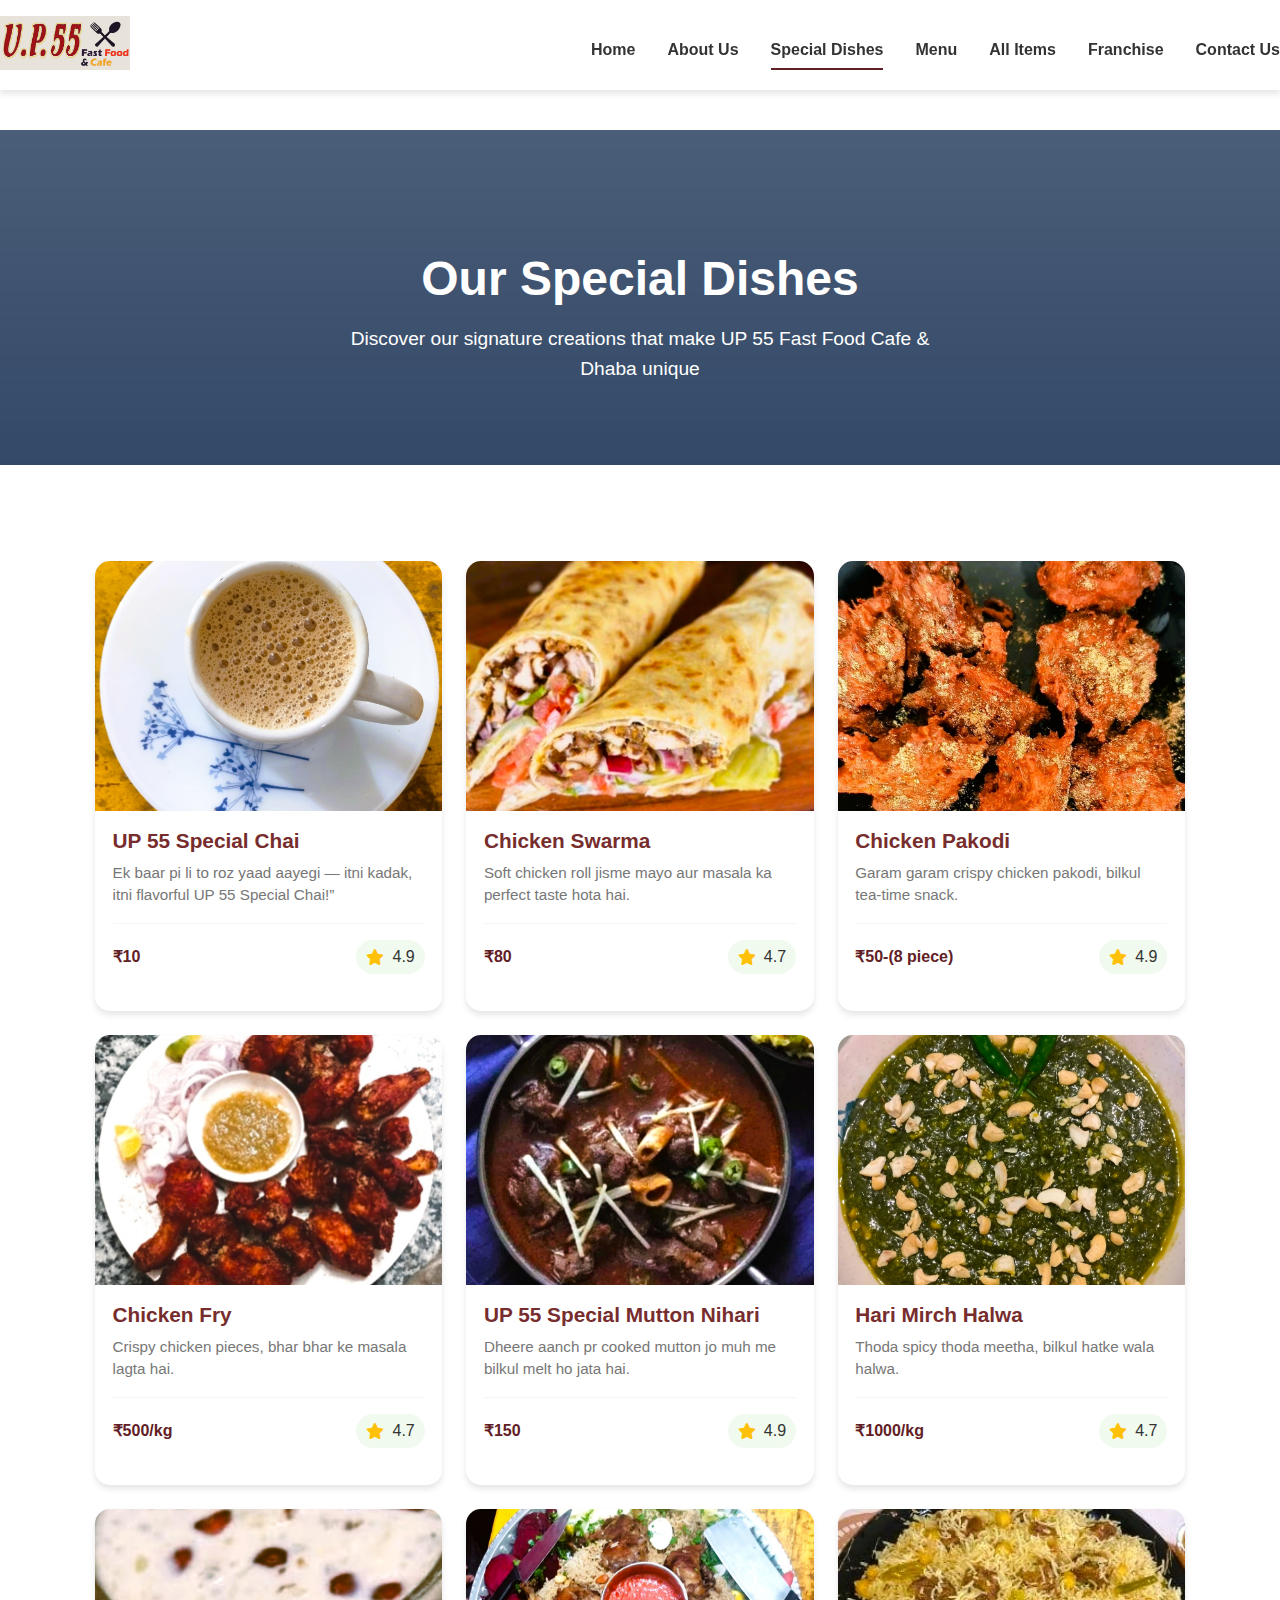
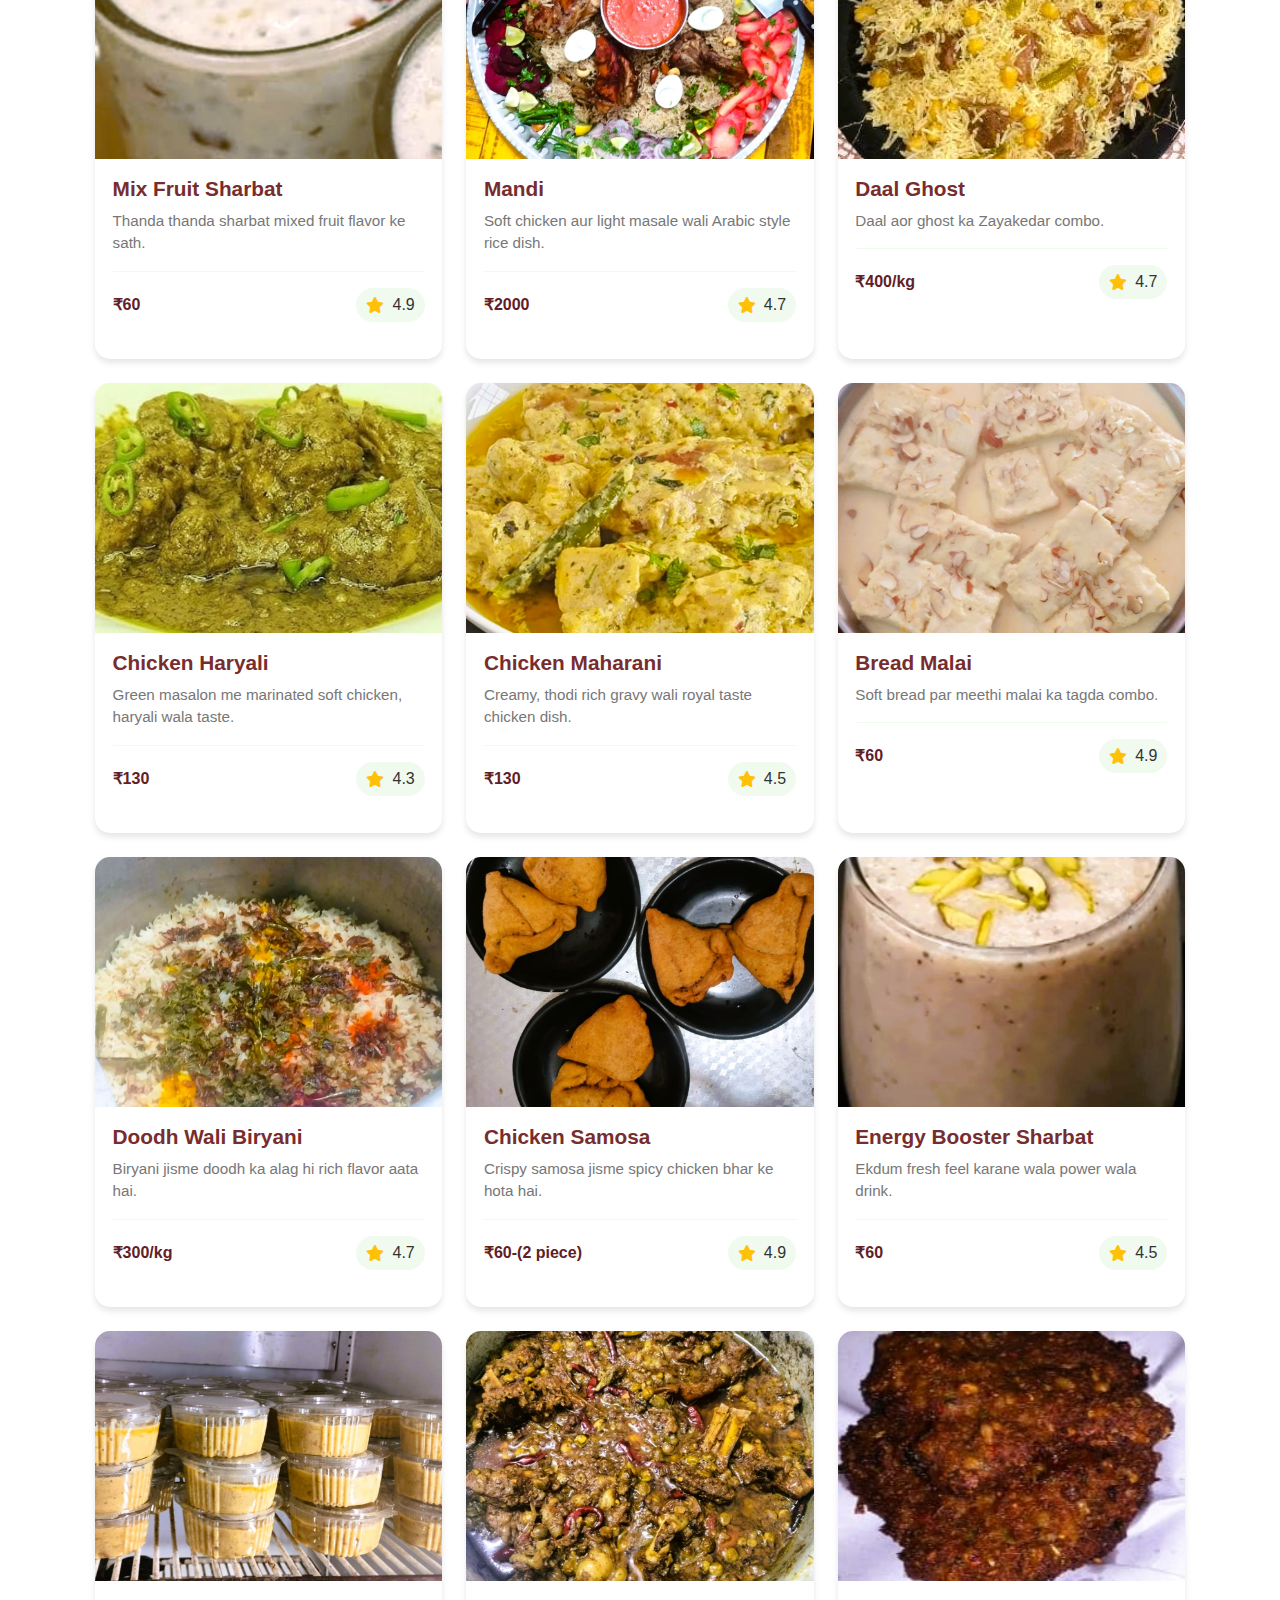
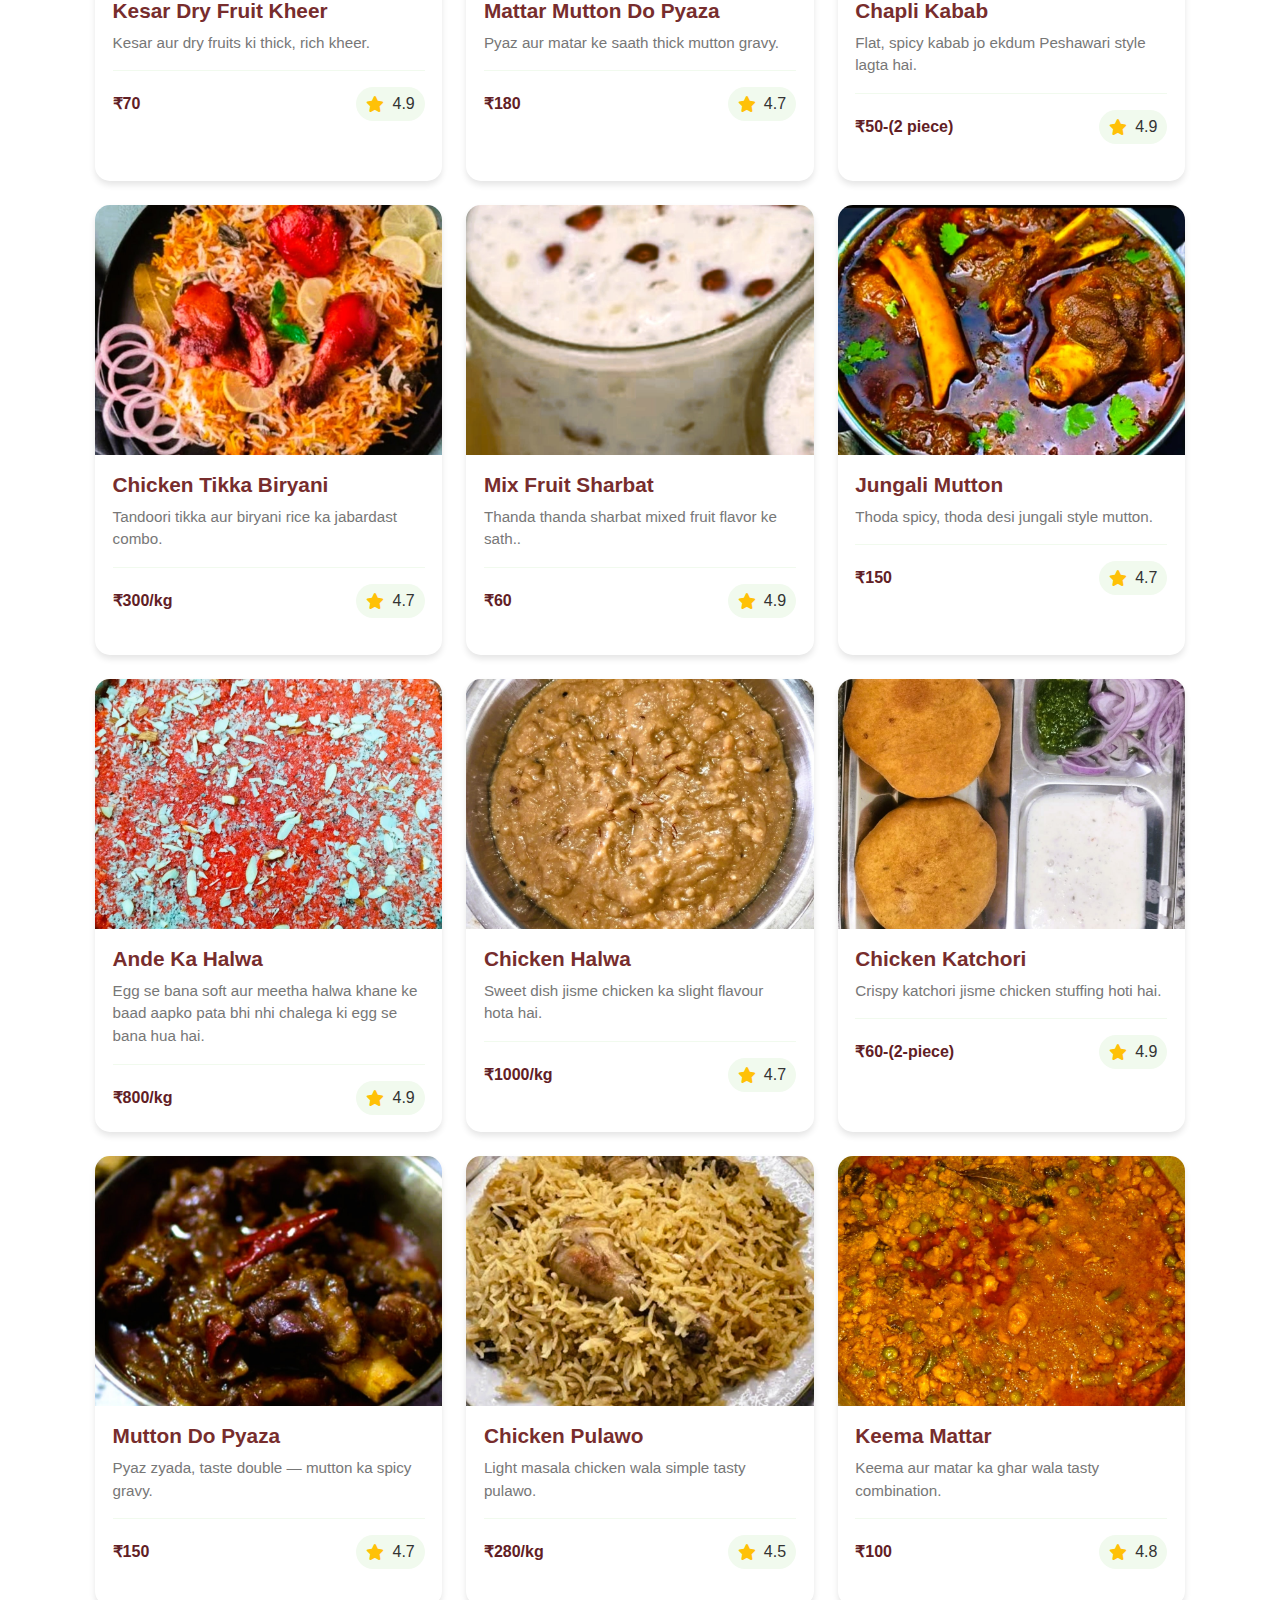
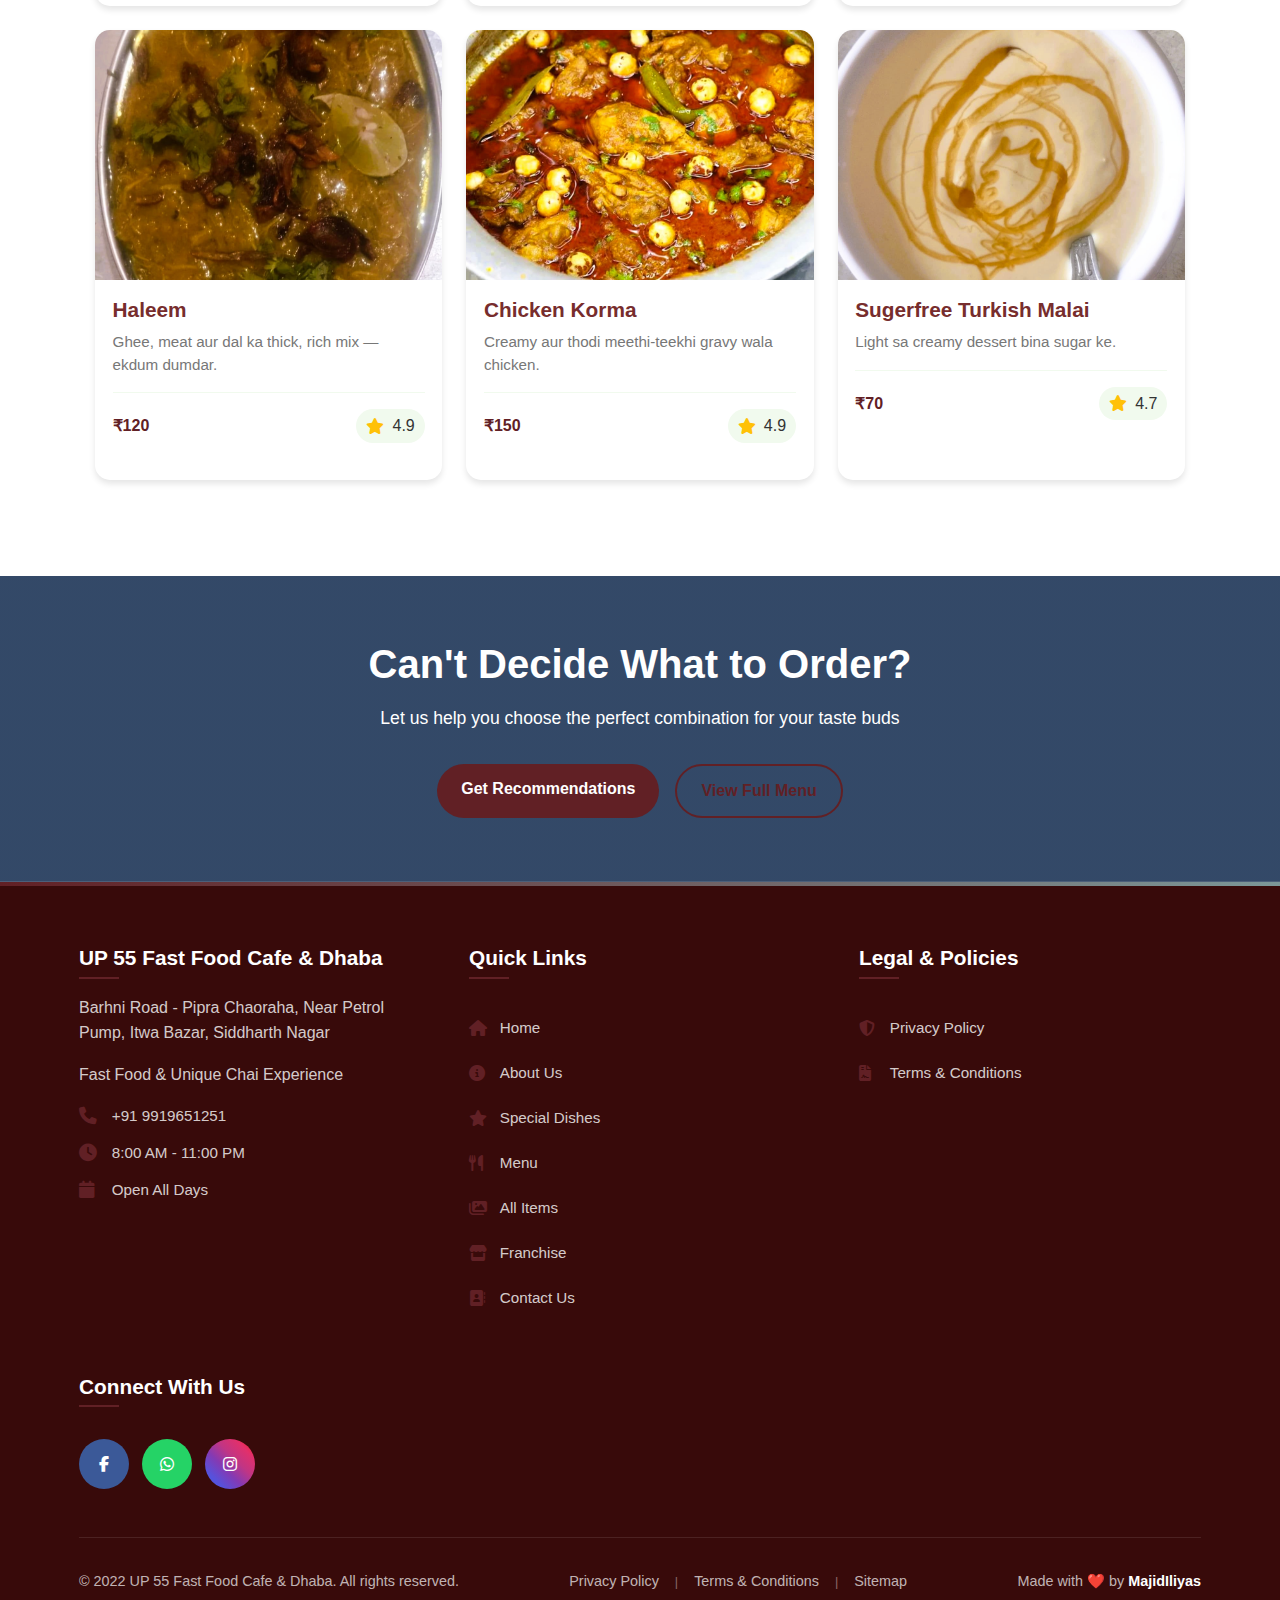
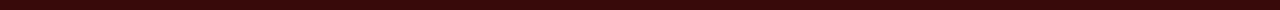
<file: special-dishes.html>
<!DOCTYPE html>
<html lang="en">
<head>
    <meta charset="UTF-8">
    <meta name="viewport" content="width=device-width, initial-scale=1.0">
    <title>Special Dishes - UP 55 Fast Food Cafe & Dhaba</title>
    <link rel="stylesheet" href="css/style.css">
    <link rel="stylesheet" href="css/responsive.css">
    <link rel="stylesheet" href="css/special-dishes.css">
    <link rel="stylesheet" href="https://cdnjs.cloudflare.com/ajax/libs/font-awesome/6.4.0/css/all.min.css">
</head>
<body>
    <!-- Header -->
    <header>
        <nav class="navbar">
            <div class="nav-container">
            <div class="nav-logo">
                <a href="index.html">
                    <img src="assests/images/logo.png" alt="UP 55 Logo" class="logo">
                </a>
            </div>
                <div class="nav-menu" id="nav-menu">
                    <a href="index.html" class="nav-link">Home</a>
                    <a href="about.html" class="nav-link">About Us</a>
                    <a href="special-dishes.html" class="nav-link active">Special Dishes</a>
                    <a href="menu.html" class="nav-link">Menu</a>
                    <a href="gallery.html" class="nav-link">All Items</a>
                    <a href="franchise.html" class="nav-link">Franchise</a>
                    <a href="contact.html" class="nav-link">Contact Us</a>
                </div>
                <div class="hamburger" id="hamburger">
                    <span class="bar"></span>
                    <span class="bar"></span>
                    <span class="bar"></span>
                </div>
            </div>
        </nav>
    </header>

     <!-- Side Navigation -->
    <div class="side-nav" id="sideNav">
        <div class="side-nav-header">
            <div class="side-nav-logo">
                <img src="assests/images/logo.png" alt="UP 55 Logo" class="side-logo">
            </div>
            <button class="close-nav" id="closeNav">&times;</button>
        </div>
        <nav class="side-nav-menu">
            <a href="index.html" class="side-nav-link active">Home</a>
            <a href="about.html" class="side-nav-link">About Us</a>
            <a href="special-dishes.html" class="side-nav-link">Special Dishes</a>
            <a href="menu.html" class="side-nav-link">Menu</a>
            <a href="gallery.html" class="side-nav-link">All Items</a>
            <a href="franchise.html" class="side-nav-link">Franchise</a>
            <a href="contact.html" class="side-nav-link">Contact Us</a>
        </nav>
    </div>

    <!-- Overlay -->
    <div class="overlay" id="overlay"></div>

    <!-- Page Header -->
    <section class="page-header">
        <div class="container">
            <h1>Our Special Dishes</h1>
            <p>Discover our signature creations that make UP 55 Fast Food Cafe & Dhaba unique</p>
        </div>
    </section>

    <!-- Special Dishes Grid -->
    <section class="special-dishes">
        <div class="container">
            <div class="dishes-grid">
                <!-- Chai Specials -->
                <div class="dish-card fade-element" data-category="chai">
                    <div class="dish-image">
                        <img src="assests/images/8.jpg" alt="Masala Magic Chai">
                    </div>
                    <div class="dish-content">
                        <h3>UP 55 Special Chai</h3>
                        <p>Ek baar pi li to roz yaad aayegi — itni kadak, itni flavorful UP 55 Special Chai!”</p>
                        <div class="dish-meta">
                            <div class="dish-price">₹10</div>
                            <div class="dish-rating">
                                <i class="fas fa-star"></i>
                                <span>4.9</span>
                            </div>
                        </div>
                        <!-- ORDER BUTTON REMOVED -->
                    </div>
                </div>

                <div class="dish-card fade-element" data-category="chai">
                    <div class="dish-image">
                        <img src="assests/images/9.jpg" alt="Kashmiri Kahwa">
                    </div>
                    <div class="dish-content">
                        <h3>Chicken Swarma</h3>
                        <p>Soft chicken roll jisme mayo aur masala ka perfect taste hota hai.</p>
                        <div class="dish-meta">
                            <div class="dish-price">₹80</div>
                            <div class="dish-rating">
                                <i class="fas fa-star"></i>
                                <span>4.7</span>
                            </div>
                        </div>
                        <!-- ORDER BUTTON REMOVED -->
                    </div>
                </div>

                <!-- Snacks Specials -->
                <div class="dish-card fade-element" data-category="snacks">
                    <div class="dish-image">
                        <img src="assests/images/10.jpg" alt="Adda Special Burger">
                    </div>
                    <div class="dish-content">
                        <h3>Chicken Pakodi</h3>
                        <p>Garam garam crispy chicken pakodi, bilkul tea-time snack.</p>
                        <div class="dish-meta">
                            <div class="dish-price">₹50-(8 piece)</div>
                            <div class="dish-rating">
                                <i class="fas fa-star"></i>
                                <span>4.9</span>
                            </div>
                        </div>
                        <!-- ORDER BUTTON REMOVED -->
                    </div>
                </div>

                <div class="dish-card fade-element" data-category="snacks">
                    <div class="dish-image">
                        <img src="assests/images/7.jpg" alt="Crispy Samosa Platter">
                    </div>
                    <div class="dish-content">
                        <h3>Chicken Fry</h3>
                        <p>Crispy chicken pieces, bhar bhar ke masala lagta hai.</p>
                        <div class="dish-meta">
                            <div class="dish-price">₹500/kg</div>
                            <div class="dish-rating">
                                <i class="fas fa-star"></i>
                                <span>4.7</span>
                            </div>
                        </div>
                        <!-- ORDER BUTTON REMOVED -->
                    </div>
                </div>

                <!-- Burgers Specials -->
                <div class="dish-card fade-element" data-category="burgers">
                    <div class="dish-image">
                        <img src="assests/images/2.jpg" alt="Spicy Chicken Burger">
                    </div>
                    <div class="dish-content">
                        <h3>UP 55 Special Mutton Nihari</h3>
                        <p>Dheere aanch pr cooked mutton jo muh me bilkul melt ho jata hai.</p>
                        <div class="dish-meta">
                            <div class="dish-price">₹150</div>
                            <div class="dish-rating">
                                <i class="fas fa-star"></i>
                                <span>4.9</span>
                            </div>
                        </div>
                        <!-- ORDER BUTTON REMOVED -->
                    </div>
                </div>

                <!-- Desserts Specials -->
                <div class="dish-card fade-element" data-category="desserts">
                    <div class="dish-image">
                        <img src="assests/images/3.jpg" alt="Gulab Jamun Cheese Cake">
                    </div>
                    <div class="dish-content">
                        <h3>Hari Mirch Halwa</h3>
                        <p>Thoda spicy thoda meetha, bilkul hatke wala halwa.</p>
                        <div class="dish-meta">
                            <div class="dish-price">₹1000/kg</div>
                            <div class="dish-rating">
                                <i class="fas fa-star"></i>
                                <span>4.7</span>
                            </div>
                        </div>
                        <!-- ORDER BUTTON REMOVED -->
                    </div>
                </div>

                <div class="dish-card fade-element" data-category="desserts">
                    <div class="dish-image">
                        <img src="assests/images/4.jpg" alt="Chai Tiramisu">
                    </div>
                    <div class="dish-content">
                        <h3>Mix Fruit Sharbat</h3>
                        <p>Thanda thanda sharbat mixed fruit flavor ke sath.</p>
                        <div class="dish-meta">
                            <div class="dish-price">₹60</div>
                            <div class="dish-rating">
                                <i class="fas fa-star"></i>
                                <span>4.9</span>
                            </div>
                        </div>
                        <!-- ORDER BUTTON REMOVED -->
                    </div>
                </div>

                <div class="dish-card fade-element" data-category="chai">
                    <div class="dish-image">
                        <img src="assests/images/5.jpg" alt="Rose Elaichi Chai">
                    </div>
                    <div class="dish-content">
                        <h3>Mandi</h3>
                        <p>Soft chicken aur light masale wali Arabic style rice dish.</p>
                        <div class="dish-meta">
                            <div class="dish-price">₹2000</div>
                            <div class="dish-rating">
                                <i class="fas fa-star"></i>
                                <span>4.7</span>
                            </div>
                        </div>
                        <!-- ORDER BUTTON REMOVED -->
                    </div>
                </div>

                <!-- ADDED 9th DISH -->
                <div class="dish-card fade-element" data-category="snacks">
                    <div class="dish-image">
                        <img src="assests/images/6.jpg" alt="Cheesy Pasta Bowl">
                    </div>
                    <div class="dish-content">
                        <h3>Daal Ghost</h3>
                        <p>Daal aor ghost ka Zayakedar combo.</p>
                        <div class="dish-meta">
                            <div class="dish-price">₹400/kg</div>
                            <div class="dish-rating">
                                <i class="fas fa-star"></i>
                                <span>4.7</span>
                            </div>
                        </div>
                        <!-- ORDER BUTTON REMOVED -->
                    </div>
                </div>

                <!-- ADDED 10th DISH -->
                <div class="dish-card fade-element" data-category="burgers">
                    <div class="dish-image">
                        <img src="assests/images/11.jpg" alt="Veg Supreme Burger">
                    </div>
                    <div class="dish-content">
                        <h3>Chicken Haryali</h3>
                        <p>Green masalon me marinated soft chicken, haryali wala taste.</p>
                        <div class="dish-meta">
                            <div class="dish-price">₹130</div>
                            <div class="dish-rating">
                                <i class="fas fa-star"></i>
                                <span>4.3</span>
                            </div>
                        </div>

                        <!-- ORDER BUTTON REMOVED -->
                    </div>
                </div>
            
                                <!-- ADDED 11 MORE DISHES TO MAKE TOTAL 21 -->
                
                <!-- Dish 11 -->
                <div class="dish-card fade-element" data-category="chai">
                    <div class="dish-image">
                        <img src="assests/images/12.jpg" alt="Lemongrass Chai">
                    </div>
                    <div class="dish-content">
                        <h3>Chicken Maharani</h3>
                        <p>Creamy, thodi rich gravy wali royal taste chicken dish.</p>
                        <div class="dish-meta">
                            <div class="dish-price">₹130</div>
                            <div class="dish-rating">
                                <i class="fas fa-star"></i>
                                <span>4.5</span>
                            </div>
                        </div>
                    </div>
                </div>

                <!-- Dish 12 -->
                <div class="dish-card fade-element" data-category="snacks">
                    <div class="dish-image">
                        <img src="assests/images/20.jpg" alt="Paneer Tikka">
                    </div>
                    <div class="dish-content">
                        <h3>Bread Malai</h3>
                        <p>Soft bread par meethi malai ka tagda combo.</p>
                        <div class="dish-meta">
                            <div class="dish-price">₹60</div>
                            <div class="dish-rating">
                                <i class="fas fa-star"></i>
                                <span>4.9</span>
                            </div>
                        </div>
                    </div>
                </div>

                <!-- Dish 13 -->
                <div class="dish-card fade-element" data-category="burgers">
                    <div class="dish-image">
                        <img src="assests/images/13.jpg" alt="Double Cheese Burger">
                    </div>
                    <div class="dish-content">
                        <h3>Doodh Wali Biryani</h3>
                        <p>Biryani jisme doodh ka alag hi rich flavor aata hai.</p>
                        <div class="dish-meta">
                            <div class="dish-price">₹300/kg</div>
                            <div class="dish-rating">
                                <i class="fas fa-star"></i>
                                <span>4.7</span>
                            </div>
                        </div>
                    </div>
                </div>

                <!-- Dish 14 -->
                <div class="dish-card fade-element" data-category="desserts">
                    <div class="dish-image">
                        <img src="assests/images/22.jpg" alt="Chocolate Lava Cake">
                    </div>
                    <div class="dish-content">
                        <h3>Chicken Samosa</h3>
                        <p>Crispy samosa jisme spicy chicken bhar ke hota hai.</p>
                        <div class="dish-meta">
                            <div class="dish-price">₹60-(2 piece)</div>
                            <div class="dish-rating">
                                <i class="fas fa-star"></i>
                                <span>4.9</span>
                            </div>
                        </div>
                    </div>
                </div>

                <!-- Dish 15 -->
                <div class="dish-card fade-element" data-category="chai">
                    <div class="dish-image">
                        <img src="assests/images/15.jpg" alt="Cardamom Chai">
                    </div>
                    <div class="dish-content">
                        <h3>Energy Booster Sharbat</h3>
                        <p>Ekdum fresh feel karane wala power wala drink.</p>
                        <div class="dish-meta">
                            <div class="dish-price">₹60</div>
                            <div class="dish-rating">
                                <i class="fas fa-star"></i>
                                <span>4.5</span>
                            </div>
                        </div>
                    </div>
                </div>

                <!-- Dish 16 -->
                <div class="dish-card fade-element" data-category="snacks">
                    <div class="dish-image">
                        <img src="assests/images/16.jpg" alt="Spring Rolls">
                    </div>
                    <div class="dish-content">
                        <h3>Kesar Dry Fruit Kheer</h3>
                        <p>Kesar aur dry fruits ki thick, rich kheer.</p>
                        <div class="dish-meta">
                            <div class="dish-price">₹70</div>
                            <div class="dish-rating">
                                <i class="fas fa-star"></i>
                                <span>4.9</span>
                            </div>
                        </div>
                    </div>
                </div>

                <!-- Dish 17 -->
                <div class="dish-card fade-element" data-category="burgers">
                    <div class="dish-image">
                        <img src="assests/images/17.jpg" alt="BBQ Burger">
                    </div>
                    <div class="dish-content">
                        <h3>Mattar Mutton Do Pyaza</h3>
                        <p>Pyaz aur matar ke saath thick mutton gravy.</p>
                        <div class="dish-meta">
                            <div class="dish-price">₹180</div>
                            <div class="dish-rating">
                                <i class="fas fa-star"></i>
                                <span>4.7</span>
                            </div>
                        </div>
                    </div>
                </div>

                <!-- Dish 18 -->
                <div class="dish-card fade-element" data-category="desserts">
                    <div class="dish-image">
                        <img src="assests/images/18.jpg" alt="Gulab Jamun">
                    </div>
                    <div class="dish-content">
                        <h3>Chapli Kabab</h3>
                        <p>Flat, spicy kabab jo ekdum Peshawari style lagta hai.</p>
                        <div class="dish-meta">
                            <div class="dish-price">₹50-(2 piece)</div>
                            <div class="dish-rating">
                                <i class="fas fa-star"></i>
                                <span>4.9</span>
                            </div>
                        </div>
                    </div>
                </div>

                <!-- Dish 19 -->
                <div class="dish-card fade-element" data-category="chai">
                    <div class="dish-image">
                        <img src="assests/images/19.jpg" alt="Hot Chocolate">
                    </div>
                    <div class="dish-content">
                        <h3>Chicken Tikka Biryani</h3>
                        <p>Tandoori tikka aur biryani rice ka jabardast combo.</p>
                        <div class="dish-meta">
                            <div class="dish-price">₹300/kg</div>
                            <div class="dish-rating">
                                <i class="fas fa-star"></i>
                                <span>4.7</span>
                            </div>
                        </div>
                    </div>
                </div>

                <!-- Dish 20 -->
                <div class="dish-card fade-element" data-category="snacks">
                    <div class="dish-image">
                        <img src="assests/images/4.jpg" alt="Mix Pakora">
                    </div>
                    <div class="dish-content">
                        <h3>Mix Fruit Sharbat</h3>
                        <p>Thanda thanda sharbat mixed fruit flavor ke sath..</p>
                        <div class="dish-meta">
                            <div class="dish-price">₹60</div>
                            <div class="dish-rating">
                                <i class="fas fa-star"></i>
                                <span>4.9</span>
                            </div>
                        </div>
                    </div>
                </div>

                <!-- Dish 21 -->
                <div class="dish-card fade-element" data-category="desserts">
                    <div class="dish-image">
                        <img src="assests/images/21.jpg" alt="Ice Cream Sundae">
                    </div>
                    <div class="dish-content">
                        <h3>Jungali Mutton</h3>
                        <p>Thoda spicy, thoda desi jungali style mutton.</p>
                        <div class="dish-meta">
                            <div class="dish-price">₹150</div>
                            <div class="dish-rating">
                                <i class="fas fa-star"></i>
                                <span>4.7</span>
                            </div>
                        </div>
                    </div>
                </div>

                <div class="dish-card fade-element" data-category="chai">
                    <div class="dish-image">
                        <img src="assests/images/23.jpg" alt="Masala Magic Chai">
                    </div>
                    <div class="dish-content">
                        <h3>Ande Ka Halwa</h3>
                        <p>Egg se bana soft aur meetha halwa khane ke baad aapko pata bhi nhi chalega ki egg se bana hua hai.</p>
                        <div class="dish-meta">
                            <div class="dish-price">₹800/kg</div>
                            <div class="dish-rating">
                                <i class="fas fa-star"></i>
                                <span>4.9</span>
                            </div>
                        </div>
                        <!-- ORDER BUTTON REMOVED -->
                    </div>
                </div>

                <div class="dish-card fade-element" data-category="chai">
                    <div class="dish-image">
                        <img src="assests/images/24.jpg" alt="Kashmiri Kahwa">
                    </div>
                    <div class="dish-content">
                        <h3>Chicken Halwa</h3>
                        <p>Sweet dish jisme chicken ka slight flavour hota hai.</p>
                        <div class="dish-meta">
                            <div class="dish-price">₹1000/kg</div>
                            <div class="dish-rating">
                                <i class="fas fa-star"></i>
                                <span>4.7</span>
                            </div>
                        </div>
                        <!-- ORDER BUTTON REMOVED -->
                    </div>
                </div>

                <!-- Snacks Specials -->
                <div class="dish-card fade-element" data-category="snacks">
                    <div class="dish-image">
                        <img src="assests/images/25.jpg" alt="Adda Special Burger">
                    </div>
                    <div class="dish-content">
                        <h3>Chicken Katchori</h3>
                        <p>Crispy katchori jisme chicken stuffing hoti hai.</p>
                        <div class="dish-meta">
                            <div class="dish-price">₹60-(2-piece)</div>
                            <div class="dish-rating">
                                <i class="fas fa-star"></i>
                                <span>4.9</span>
                            </div>
                        </div>
                        <!-- ORDER BUTTON REMOVED -->
                    </div>
                </div>

                <div class="dish-card fade-element" data-category="snacks">
                    <div class="dish-image">
                        <img src="assests/images/26.jpg" alt="Crispy Samosa Platter">
                    </div>
                    <div class="dish-content">
                        <h3>Mutton Do Pyaza</h3>
                        <p>Pyaz zyada, taste double — mutton ka spicy gravy.</p>
                        <div class="dish-meta">
                            <div class="dish-price">₹150</div>
                            <div class="dish-rating">
                                <i class="fas fa-star"></i>
                                <span>4.7</span>
                            </div>
                        </div>
                        <!-- ORDER BUTTON REMOVED -->
                    </div>
                </div>

                <!-- Burgers Specials -->
                <div class="dish-card fade-element" data-category="burgers">
                    <div class="dish-image">
                        <img src="assests/images/27.jpg" alt="Spicy Chicken Burger">
                    </div>
                    <div class="dish-content">
                        <h3>Chicken Pulawo</h3>
                        <p>Light masala chicken wala simple tasty pulawo.</p>
                        <div class="dish-meta">
                            <div class="dish-price">₹280/kg</div>
                            <div class="dish-rating">
                                <i class="fas fa-star"></i>
                                <span>4.5</span>
                            </div>
                        </div>
                        <!-- ORDER BUTTON REMOVED -->
                    </div>
                </div>

                <!-- Desserts Specials -->
                <div class="dish-card fade-element" data-category="desserts">
                    <div class="dish-image">
                        <img src="assests/images/28.jpg" alt="Gulab Jamun Cheese Cake">
                    </div>
                    <div class="dish-content">
                        <h3>Keema Mattar</h3>
                        <p>Keema aur matar ka ghar wala tasty combination.</p>
                        <div class="dish-meta">
                            <div class="dish-price">₹100</div>
                            <div class="dish-rating">
                                <i class="fas fa-star"></i>
                                <span>4.8</span>
                            </div>
                        </div>
                        <!-- ORDER BUTTON REMOVED -->
                    </div>
                </div>

                <div class="dish-card fade-element" data-category="desserts">
                    <div class="dish-image">
                        <img src="assests/images/57.jpg" alt="Chai Tiramisu">
                    </div>
                    <div class="dish-content">
                        <h3>Haleem</h3>
                        <p>Ghee, meat aur dal ka thick, rich mix — ekdum dumdar.</p>
                        <div class="dish-meta">
                            <div class="dish-price">₹120</div>
                            <div class="dish-rating">
                                <i class="fas fa-star"></i>
                                <span>4.9</span>
                            </div>
                        </div>
                        <!-- ORDER BUTTON REMOVED -->
                    </div>
                </div>

                <div class="dish-card fade-element" data-category="chai">
                    <div class="dish-image">
                        <img src="assests/images/30.jpg" alt="Rose Elaichi Chai">
                    </div>
                    <div class="dish-content">
                        <h3>Chicken Korma</h3>
                        <p>Creamy aur thodi meethi-teekhi gravy wala chicken.</p>
                        <div class="dish-meta">
                            <div class="dish-price">₹150</div>
                            <div class="dish-rating">
                                <i class="fas fa-star"></i>
                                <span>4.9</span>
                            </div>
                        </div>
                        <!-- ORDER BUTTON REMOVED -->
                    </div>
                </div>

                <!-- ADDED 9th DISH -->
                <div class="dish-card fade-element" data-category="snacks">
                    <div class="dish-image">
                        <img src="assests/images/31.jpg" alt="Cheesy Pasta Bowl">
                    </div>
                    <div class="dish-content">
                        <h3>Sugerfree Turkish Malai</h3>
                        <p>Light sa creamy dessert bina sugar ke.</p>
                        <div class="dish-meta">
                            <div class="dish-price">₹70</div>
                            <div class="dish-rating">
                                <i class="fas fa-star"></i>
                                <span>4.7</span>
                            </div>
                        </div>
                        <!-- ORDER BUTTON REMOVED -->
                    </div>
                </div>
                <!-- END OF 21 DISHES -->
            </div>
        </div>
    </section>


    <!-- CTA Section -->
    <section class="cta-section">
        <div class="container">
            <div class="cta-content">
                <h2>Can't Decide What to Order?</h2>
                <p>Let us help you choose the perfect combination for your taste buds</p>
                <div class="cta-buttons">
                    <a href="contact.html" class="btn btn-primary">Get Recommendations</a>
                    <a href="menu.html" class="btn btn-outline">View Full Menu</a>
                </div>
            </div>
        </div>
    </section>

   <!-- Footer -->
    <footer class="footer">
        <div class="container">
            <div class="footer-content">
                <div class="footer-section">
                    <h3>UP 55 Fast Food Cafe & Dhaba</h3>
                    <p>Barhni Road - Pipra Chaoraha, Near Petrol Pump, Itwa Bazar, Siddharth Nagar</p>
                    <p>Fast Food & Unique Chai Experience</p>
                    <div class="footer-contact">
                        <p><i class="fas fa-phone"></i> +91 9919651251</p>
                        <p><i class="fas fa-clock"></i> 8:00 AM - 11:00 PM</p>
                        <p><i class="fas fa-calendar"></i> Open All Days</p>
                    </div>
                </div>
                
                <div class="footer-section">
                    <h3>Quick Links</h3>
                    <ul>
                        <li><a href="index.html"><i class="fas fa-home"></i> Home</a></li>
                        <li><a href="about.html"><i class="fas fa-info-circle"></i> About Us</a></li>
                        <li><a href="special-dishes.html"><i class="fas fa-star"></i> Special Dishes</a></li>
                        <li><a href="menu.html"><i class="fas fa-utensils"></i> Menu</a></li>
                        <li><a href="gallery.html"><i class="fas fa-images"></i> All Items</a></li>
                        <li><a href="franchise.html"><i class="fas fa-store"></i> Franchise</a></li>
                        <li><a href="contact.html"><i class="fas fa-address-book"></i> Contact Us</a></li>
                    </ul>
                </div>
                
                <div class="footer-section">
                    <h3>Legal & Policies</h3>
                    <ul>
                        <li><a href="assests/links/privacypolicy1.html"><i class="fas fa-shield-alt"></i> Privacy Policy</a></li>
                        <li><a href="assests/links/terms&condition.html"><i class="fas fa-file-contract"></i> Terms & Conditions</a></li>
                    </ul>
                </div>
                
                <div class="footer-section">
                    <h3>Connect With Us</h3>
                    <div class="social-links">
                        <a href="https://www.facebook.com/groups/504305451662388/?ref=share&mibextid=NSMWBT" class="social-btn facebook">
                            <i class="fab fa-facebook-f"></i>
                        </a>
                        <a href="https://wa.me/919919651251" class="social-btn whatsapp">
                            <i class="fab fa-whatsapp"></i>
                        </a>
                        <a href="https://www.instagram.com/up_55_restaurant?igsh=YjJpb3N0aDVyZjlm" class="social-btn instagram">
                            <i class="fab fa-instagram"></i>
                            </a>
                    </div>
                </div>
            </div>
            
            <div class="footer-bottom">
                <div class="footer-bottom-content">
                    <p>&copy; 2022 UP 55 Fast Food Cafe & Dhaba. All rights reserved.</p>
                    <div class="footer-links">
                        <a href="assests/links/privacypolicy1.html">Privacy Policy</a>
                        <span>|</span>
                        <a href="assests/links/terms&condition.html">Terms & Conditions</a>
                        <span>|</span>
                        <a href="assests/links/sitemap.html">Sitemap</a>
                    </div>
                    <p class="made-with-love">
                        Made with <span class="heart">❤️</span> by <a href="https://wa.me/917310086133">MajidIliyas</a>
                    </p>
                </div>
            </div>
        </div>
    </footer>
    <script src="/css/js/main.js"></script>
    <script src="/css/js/special-dishes.js"></script>
</body>
</html>
</file>
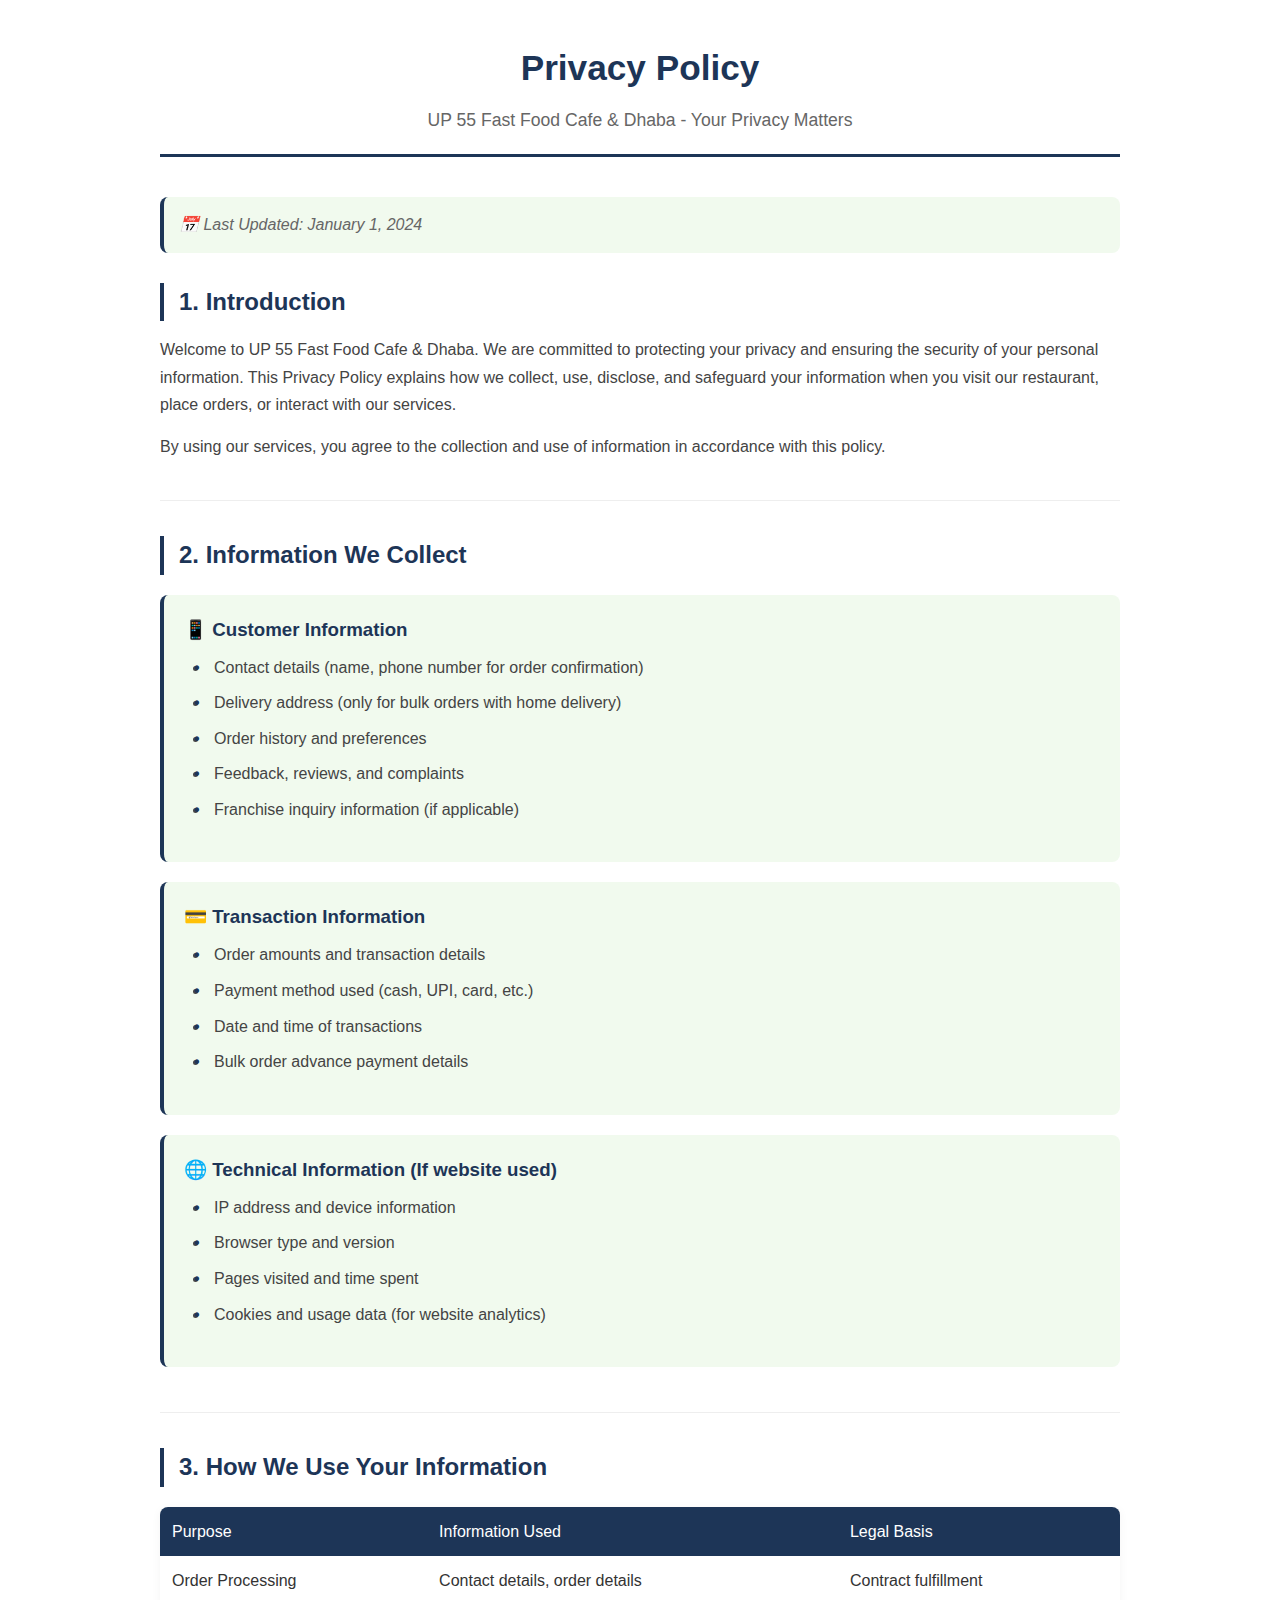
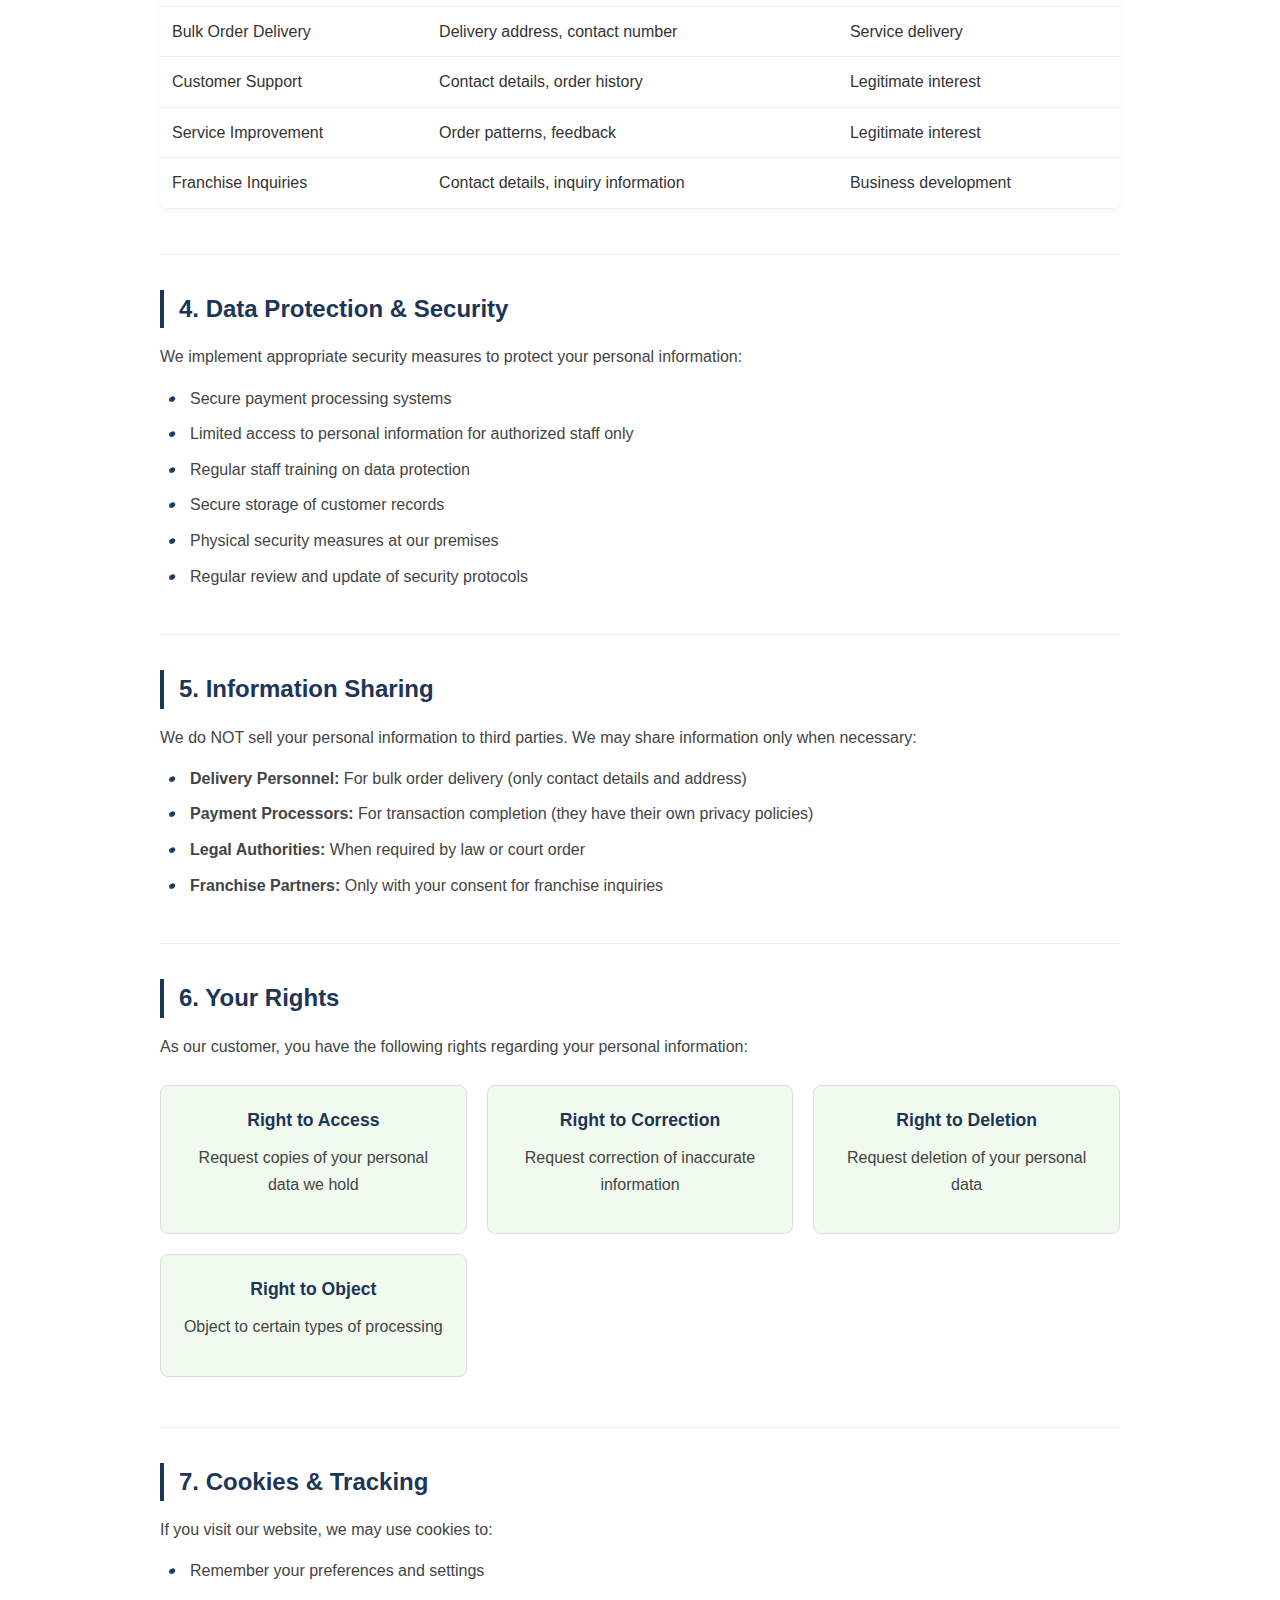
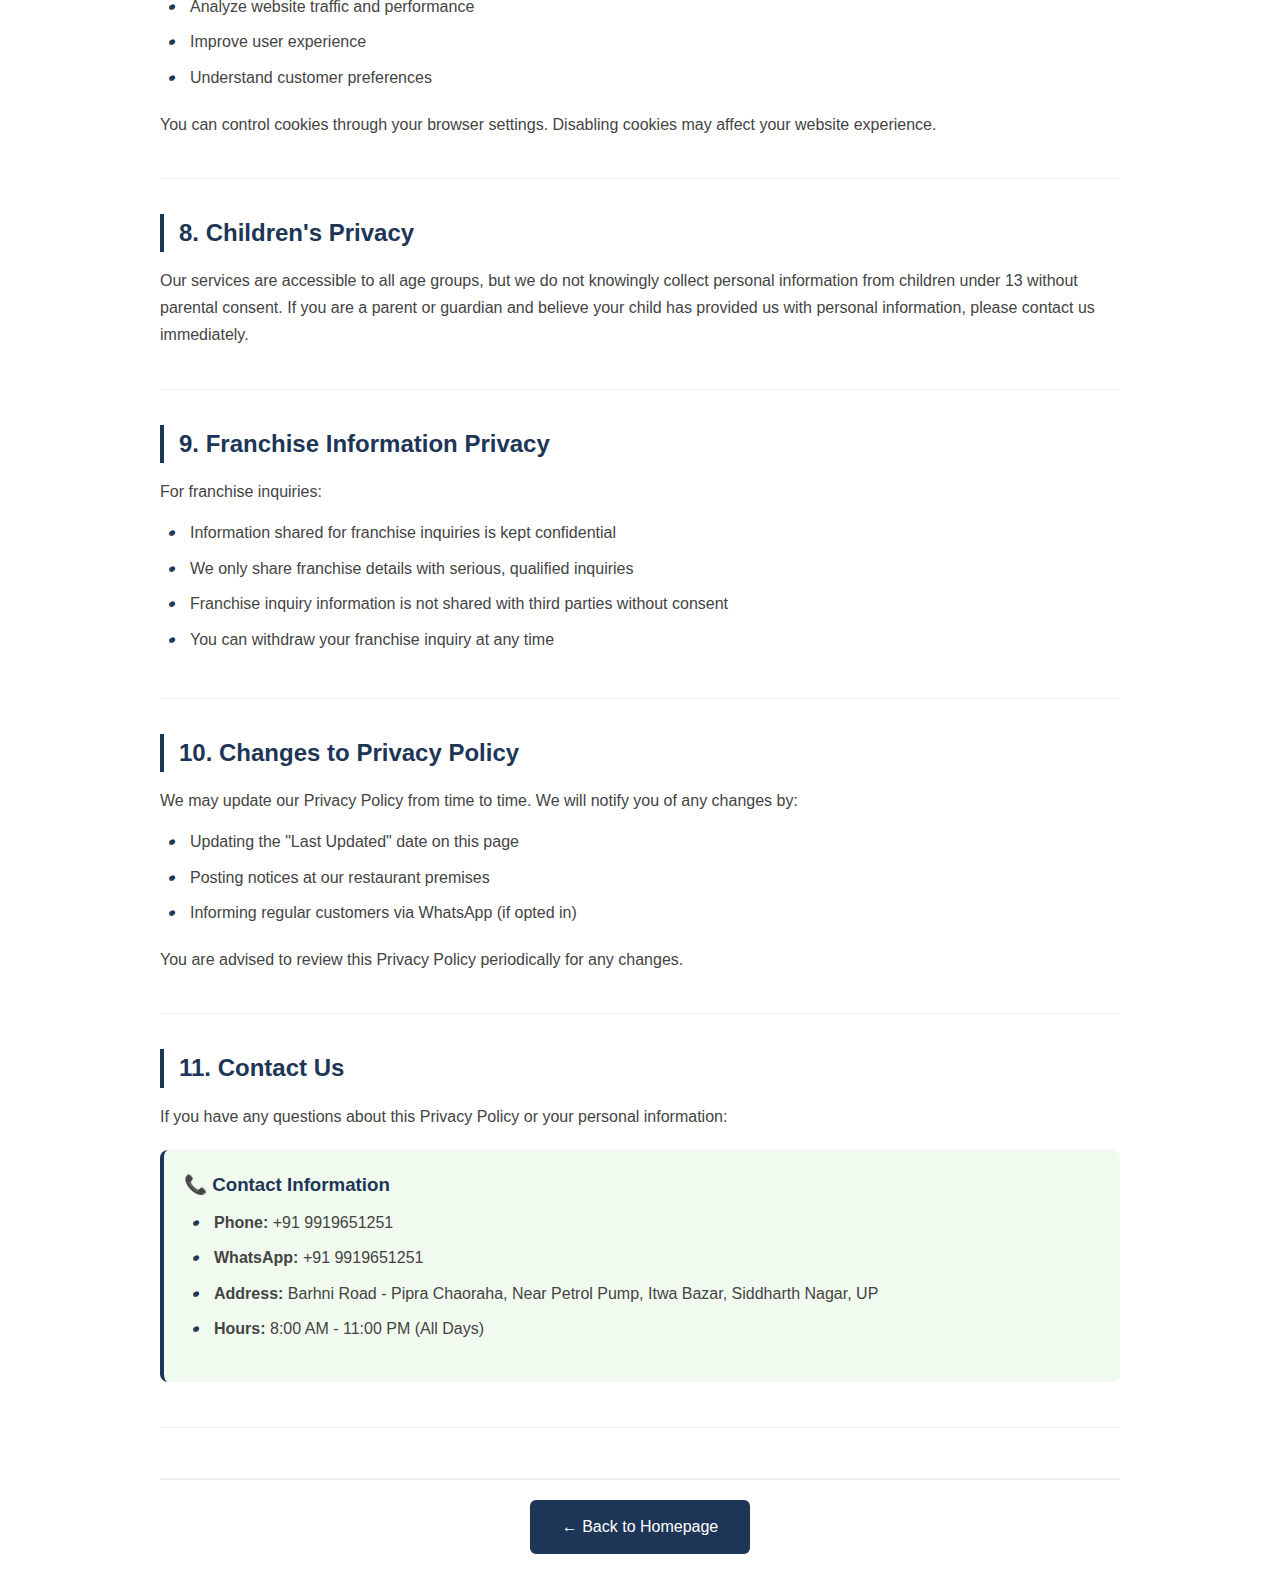
<file: assests/links/privacypolicy.html>
<!DOCTYPE html>
<html lang="en">
<head>
    <meta charset="UTF-8">
    <meta name="viewport" content="width=device-width, initial-scale=1.0">
    <title>Privacy Policy - UP 55 Fast Food Cafe & Dhaba</title>
    <style>
        /* Simple Styles - Using your website colors */
        * {
            margin: 0;
            padding: 0;
            box-sizing: border-box;
        }
        
        body {
            font-family: 'Segoe UI', Tahoma, Geneva, Verdana, sans-serif;
            line-height: 1.6;
            color: #333;
            background-color: white;
            padding: 40px 20px;
            max-width: 1000px;
            margin: 0 auto;
        }
        
        .page-title {
            text-align: center;
            margin-bottom: 40px;
            padding-bottom: 20px;
            border-bottom: 3px solid #1d3557;
        }
        
        .page-title h1 {
            color: #1d3557;
            font-size: 2.2rem;
            margin-bottom: 10px;
        }
        
        .page-title p {
            color: #666;
            font-size: 1.1rem;
        }
        
        .update-info {
            background-color: #f1faee;
            padding: 15px;
            border-radius: 8px;
            color: #666;
            font-style: italic;
            margin-bottom: 30px;
            display: flex;
            align-items: center;
            gap: 10px;
            border-left: 4px solid #1d3557;
        }
        
        .section {
            margin-bottom: 35px;
            padding-bottom: 25px;
            border-bottom: 1px solid #eee;
        }
        
        .section:last-child {
            border-bottom: none;
        }
        
        .section h2 {
            color: #1d3557;
            font-size: 1.5rem;
            margin-bottom: 15px;
            padding-left: 15px;
            border-left: 4px solid #1d3557;
        }
        
        .section p {
            margin-bottom: 15px;
            color: #444;
            line-height: 1.7;
        }
        
        .section ul {
            padding-left: 25px;
            margin-bottom: 20px;
        }
        
        .section li {
            margin-bottom: 10px;
            color: #444;
            line-height: 1.6;
            position: relative;
            padding-left: 5px;
        }
        
        .section li:before {
            content: "•";
            color: #1d3557;
            font-weight: bold;
            position: absolute;
            left: -15px;
        }
        
        .info-card {
            background: #f1faee;
            padding: 20px;
            border-radius: 8px;
            margin: 20px 0;
            border-left: 4px solid #1d3557;
        }
        
        .info-card h3 {
            color: #1d3557;
            margin-bottom: 10px;
        }
        
        .data-table {
            width: 100%;
            border-collapse: collapse;
            margin: 20px 0;
            background: white;
            border-radius: 8px;
            overflow: hidden;
            box-shadow: 0 2px 10px rgba(0,0,0,0.05);
        }
        
        .data-table th {
            background: #1d3557;
            color: white;
            padding: 12px;
            text-align: left;
            font-weight: 500;
        }
        
        .data-table td {
            padding: 12px;
            border-bottom: 1px solid #eee;
        }
        
        .data-table tr:hover {
            background: #f9f9f9;
        }
        
        .rights-grid {
            display: grid;
            grid-template-columns: repeat(auto-fit, minmax(250px, 1fr));
            gap: 20px;
            margin: 25px 0;
        }
        
        .right-item {
            background: #f1faee;
            padding: 20px;
            border-radius: 8px;
            border: 1px solid #ddd;
            transition: all 0.3s ease;
            text-align: center;
        }
        
        .right-item:hover {
            border-color: #1d3557;
            transform: translateY(-3px);
            box-shadow: 0 5px 15px rgba(0,0,0,0.1);
        }
        
        .right-item h4 {
            color: #1d3557;
            margin-bottom: 10px;
            font-size: 1.1rem;
        }
        
        .back-button {
            text-align: center;
            margin-top: 50px;
            padding-top: 20px;
            border-top: 2px solid #eee;
        }
        
        .back-button a {
            display: inline-block;
            background: #1d3557;
            color: white;
            text-decoration: none;
            padding: 12px 30px;
            border-radius: 6px;
            font-weight: 500;
            transition: all 0.3s ease;
            border: 2px solid #1d3557;
        }
        
        .back-button a:hover {
            background: white;
            color: #1d3557;
            transform: translateY(-2px);
            box-shadow: 0 5px 15px rgba(29, 53, 87, 0.2);
        }
        
        @media (max-width: 768px) {
            body {
                padding: 30px 15px;
            }
            
            .page-title h1 {
                font-size: 1.8rem;
            }
            
            .section h2 {
                font-size: 1.3rem;
            }
            
            .rights-grid {
                grid-template-columns: 1fr;
            }
            
            .data-table {
                display: block;
                overflow-x: auto;
            }
        }
        
        @media (max-width: 480px) {
            .page-title h1 {
                font-size: 1.5rem;
            }
            
            .section {
                margin-bottom: 25px;
                padding-bottom: 20px;
            }
        }
    </style>
</head>
<body>
    <!-- Page Title -->
    <div class="page-title">
        <h1>Privacy Policy</h1>
        <p>UP 55 Fast Food Cafe & Dhaba - Your Privacy Matters</p>
    </div>

    <!-- Update Info -->
    <div class="update-info">
        📅 Last Updated: January 1, 2024
    </div>

    <!-- Privacy Policy Content -->
    <div class="section">
        <h2>1. Introduction</h2>
        <p>Welcome to UP 55 Fast Food Cafe & Dhaba. We are committed to protecting your privacy and ensuring the security of your personal information. This Privacy Policy explains how we collect, use, disclose, and safeguard your information when you visit our restaurant, place orders, or interact with our services.</p>
        <p>By using our services, you agree to the collection and use of information in accordance with this policy.</p>
    </div>

    <div class="section">
        <h2>2. Information We Collect</h2>
        
        <div class="info-card">
            <h3>📱 Customer Information</h3>
            <ul>
                <li>Contact details (name, phone number for order confirmation)</li>
                <li>Delivery address (only for bulk orders with home delivery)</li>
                <li>Order history and preferences</li>
                <li>Feedback, reviews, and complaints</li>
                <li>Franchise inquiry information (if applicable)</li>
            </ul>
        </div>
        
        <div class="info-card">
            <h3>💳 Transaction Information</h3>
            <ul>
                <li>Order amounts and transaction details</li>
                <li>Payment method used (cash, UPI, card, etc.)</li>
                <li>Date and time of transactions</li>
                <li>Bulk order advance payment details</li>
            </ul>
        </div>
        
        <div class="info-card">
            <h3>🌐 Technical Information (If website used)</h3>
            <ul>
                <li>IP address and device information</li>
                <li>Browser type and version</li>
                <li>Pages visited and time spent</li>
                <li>Cookies and usage data (for website analytics)</li>
            </ul>
        </div>
    </div>

    <div class="section">
        <h2>3. How We Use Your Information</h2>
        
        <table class="data-table">
            <thead>
                <tr>
                    <th>Purpose</th>
                    <th>Information Used</th>
                    <th>Legal Basis</th>
                </tr>
            </thead>
            <tbody>
                <tr>
                    <td>Order Processing</td>
                    <td>Contact details, order details</td>
                    <td>Contract fulfillment</td>
                </tr>
                <tr>
                    <td>Bulk Order Delivery</td>
                    <td>Delivery address, contact number</td>
                    <td>Service delivery</td>
                </tr>
                <tr>
                    <td>Customer Support</td>
                    <td>Contact details, order history</td>
                    <td>Legitimate interest</td>
                </tr>
                <tr>
                    <td>Service Improvement</td>
                    <td>Order patterns, feedback</td>
                    <td>Legitimate interest</td>
                </tr>
                <tr>
                    <td>Franchise Inquiries</td>
                    <td>Contact details, inquiry information</td>
                    <td>Business development</td>
                </tr>
            </tbody>
        </table>
    </div>

    <div class="section">
        <h2>4. Data Protection & Security</h2>
        <p>We implement appropriate security measures to protect your personal information:</p>
        <ul>
            <li>Secure payment processing systems</li>
            <li>Limited access to personal information for authorized staff only</li>
            <li>Regular staff training on data protection</li>
            <li>Secure storage of customer records</li>
            <li>Physical security measures at our premises</li>
            <li>Regular review and update of security protocols</li>
        </ul>
    </div>

    <div class="section">
        <h2>5. Information Sharing</h2>
        <p>We do NOT sell your personal information to third parties. We may share information only when necessary:</p>
        <ul>
            <li><strong>Delivery Personnel:</strong> For bulk order delivery (only contact details and address)</li>
            <li><strong>Payment Processors:</strong> For transaction completion (they have their own privacy policies)</li>
            <li><strong>Legal Authorities:</strong> When required by law or court order</li>
            <li><strong>Franchise Partners:</strong> Only with your consent for franchise inquiries</li>
        </ul>
    </div>

    <div class="section">
        <h2>6. Your Rights</h2>
        <p>As our customer, you have the following rights regarding your personal information:</p>
        
        <div class="rights-grid">
            <div class="right-item">
                <h4>Right to Access</h4>
                <p>Request copies of your personal data we hold</p>
            </div>
            
            <div class="right-item">
                <h4>Right to Correction</h4>
                <p>Request correction of inaccurate information</p>
            </div>
            
            <div class="right-item">
                <h4>Right to Deletion</h4>
                <p>Request deletion of your personal data</p>
            </div>
            
            <div class="right-item">
                <h4>Right to Object</h4>
                <p>Object to certain types of processing</p>
            </div>
        </div>
    </div>

    <div class="section">
        <h2>7. Cookies & Tracking</h2>
        <p>If you visit our website, we may use cookies to:</p>
        <ul>
            <li>Remember your preferences and settings</li>
            <li>Analyze website traffic and performance</li>
            <li>Improve user experience</li>
            <li>Understand customer preferences</li>
        </ul>
        <p>You can control cookies through your browser settings. Disabling cookies may affect your website experience.</p>
    </div>

    <div class="section">
        <h2>8. Children's Privacy</h2>
        <p>Our services are accessible to all age groups, but we do not knowingly collect personal information from children under 13 without parental consent. If you are a parent or guardian and believe your child has provided us with personal information, please contact us immediately.</p>
    </div>

    <div class="section">
        <h2>9. Franchise Information Privacy</h2>
        <p>For franchise inquiries:</p>
        <ul>
            <li>Information shared for franchise inquiries is kept confidential</li>
            <li>We only share franchise details with serious, qualified inquiries</li>
            <li>Franchise inquiry information is not shared with third parties without consent</li>
            <li>You can withdraw your franchise inquiry at any time</li>
        </ul>
    </div>

    <div class="section">
        <h2>10. Changes to Privacy Policy</h2>
        <p>We may update our Privacy Policy from time to time. We will notify you of any changes by:</p>
        <ul>
            <li>Updating the "Last Updated" date on this page</li>
            <li>Posting notices at our restaurant premises</li>
            <li>Informing regular customers via WhatsApp (if opted in)</li>
        </ul>
        <p>You are advised to review this Privacy Policy periodically for any changes.</p>
    </div>

    <div class="section">
        <h2>11. Contact Us</h2>
        <p>If you have any questions about this Privacy Policy or your personal information:</p>
        <div class="info-card">
            <h3>📞 Contact Information</h3>
            <ul>
                <li><strong>Phone:</strong> +91 9919651251</li>
                <li><strong>WhatsApp:</strong> +91 9919651251</li>
                <li><strong>Address:</strong> Barhni Road - Pipra Chaoraha, Near Petrol Pump, Itwa Bazar, Siddharth Nagar, UP</li>
                <li><strong>Hours:</strong> 8:00 AM - 11:00 PM (All Days)</li>
            </ul>
        </div>
    </div>

    <!-- Back Button -->
    <div class="back-button">
        <a href="index.html">← Back to Homepage</a>
    </div>
</body>
</html>
</file>
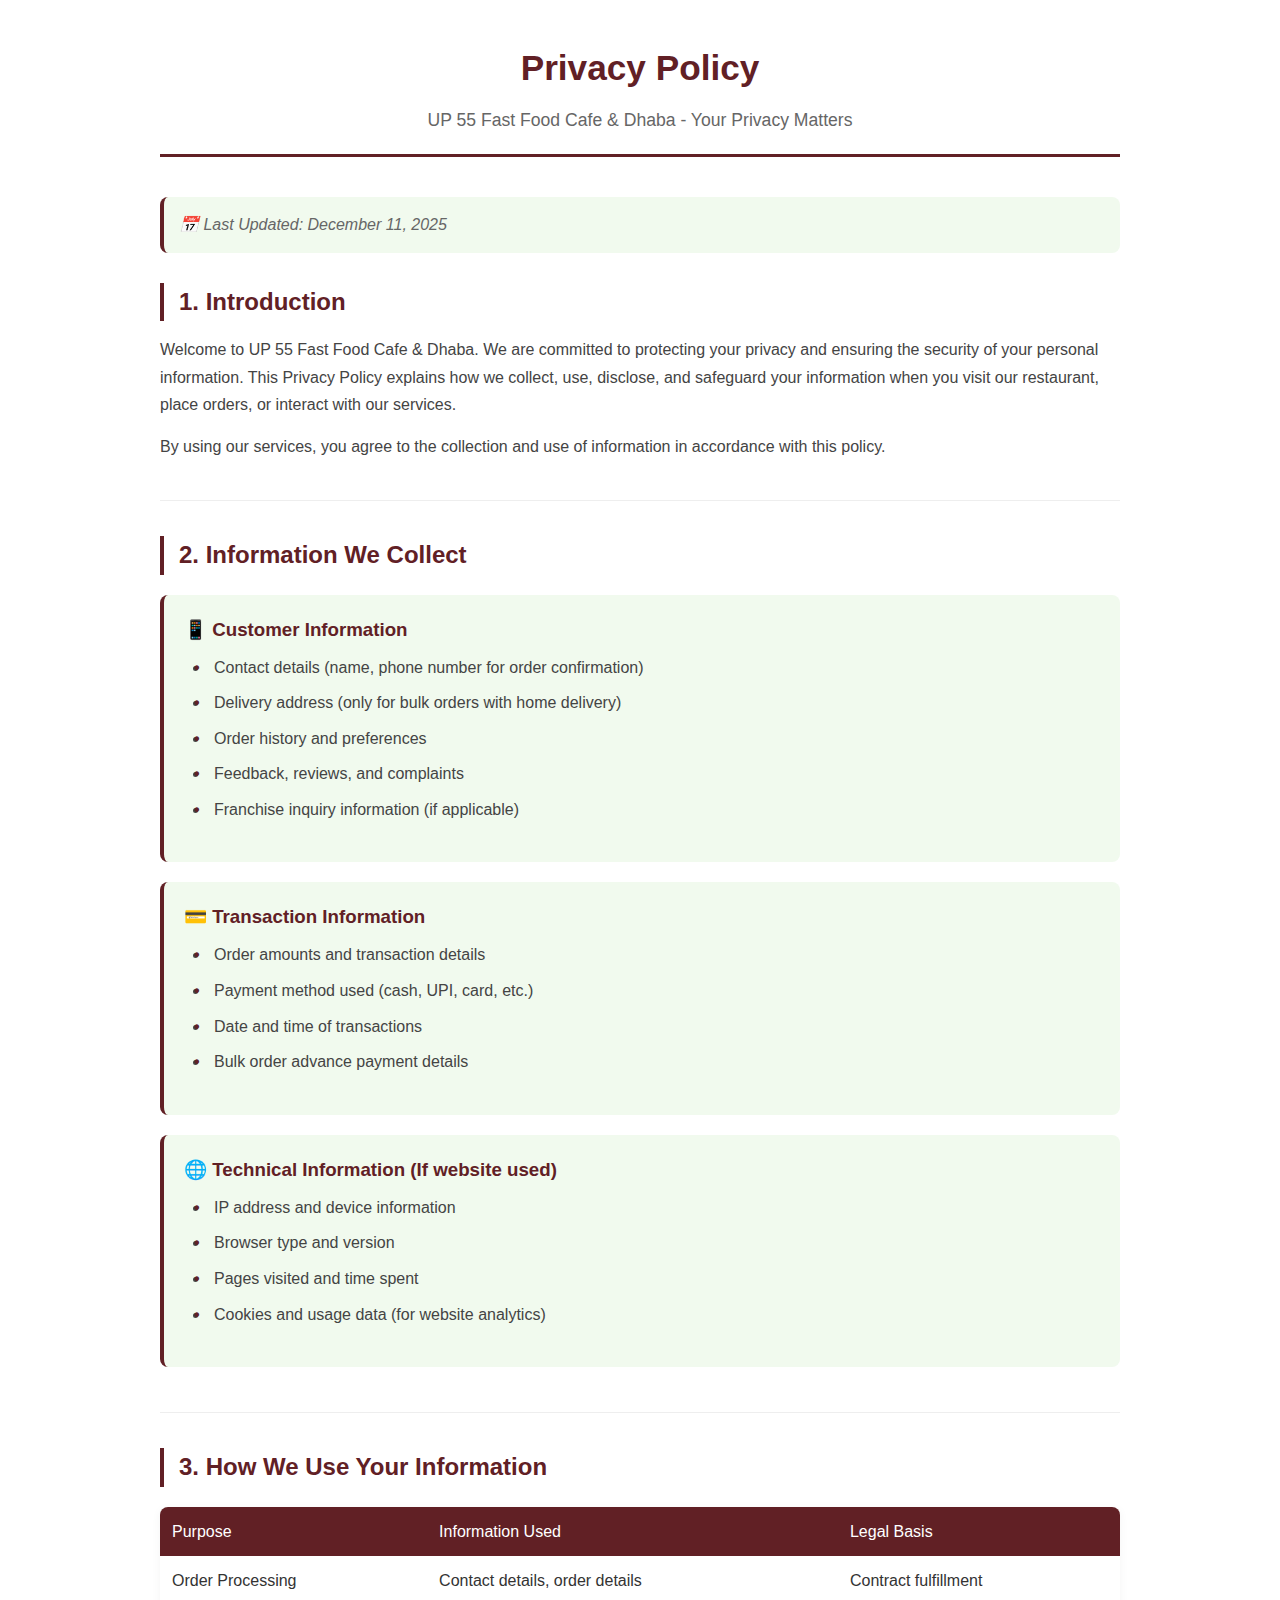
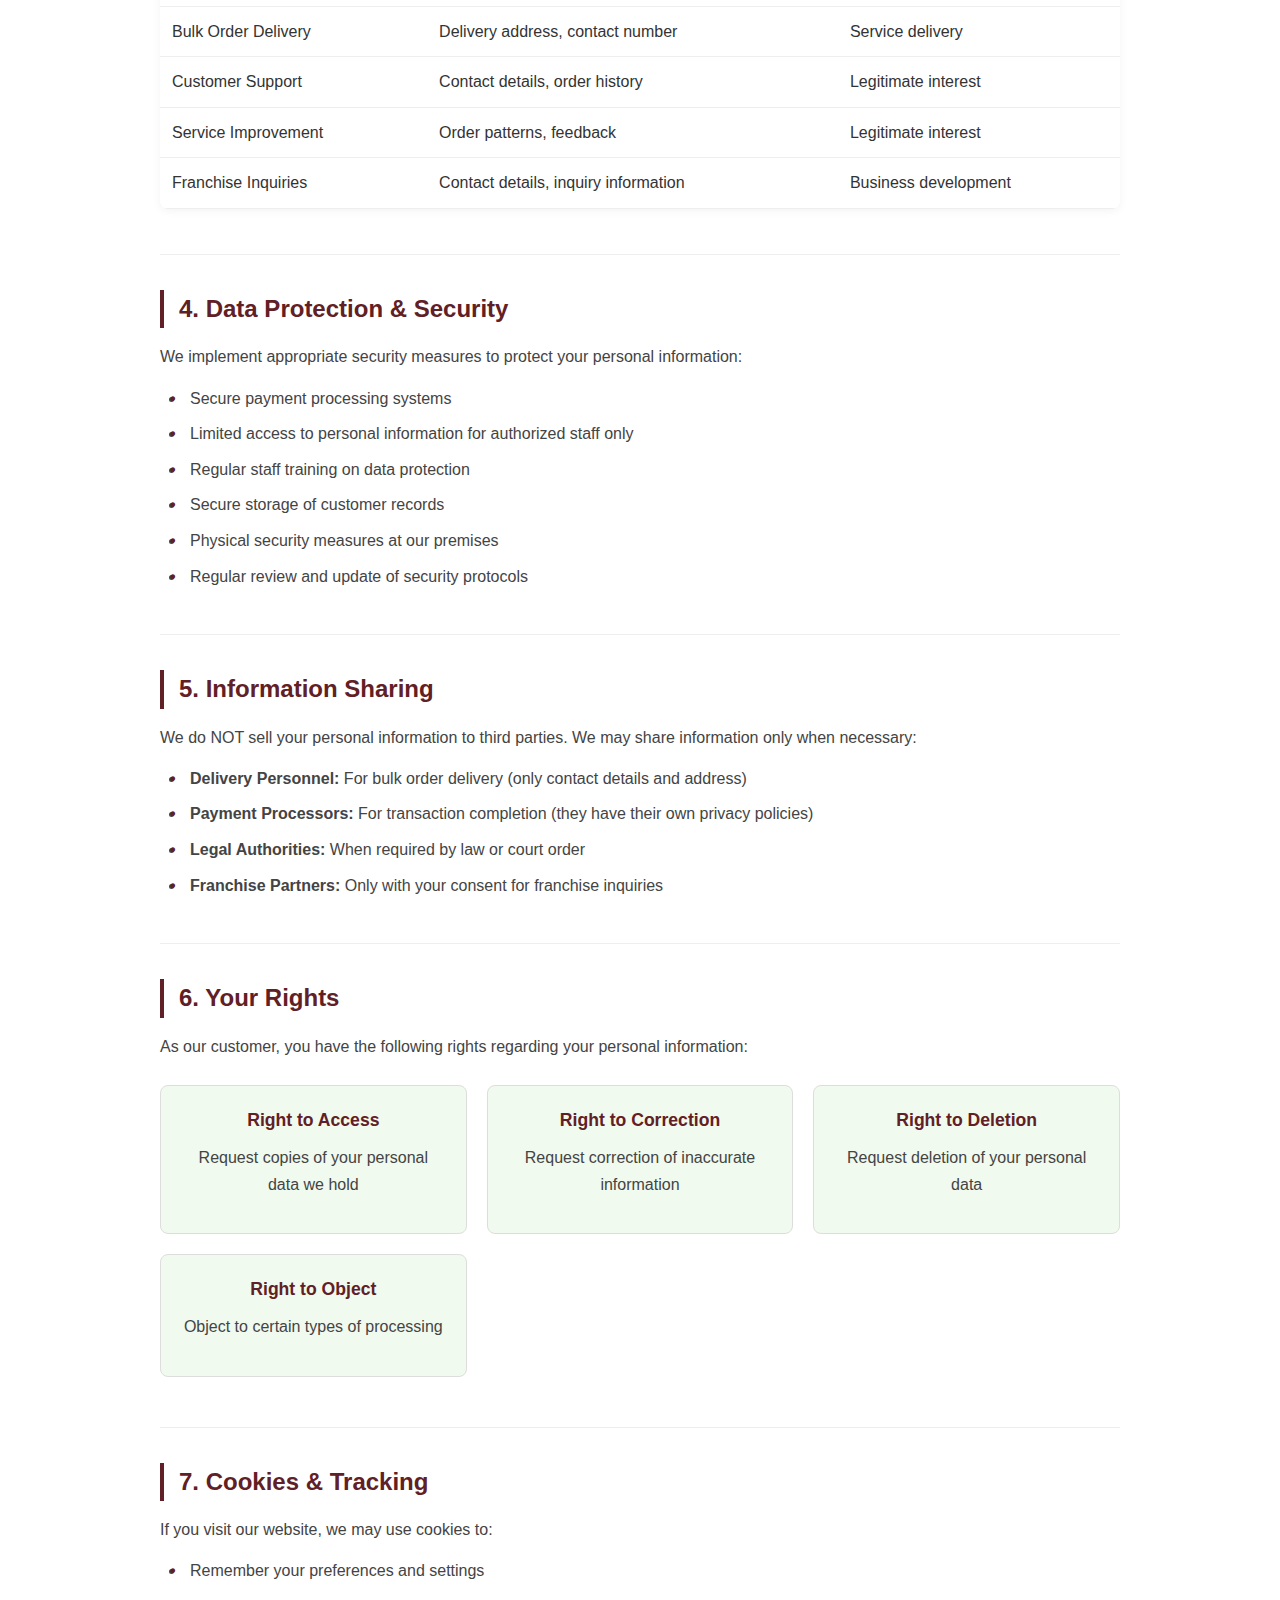
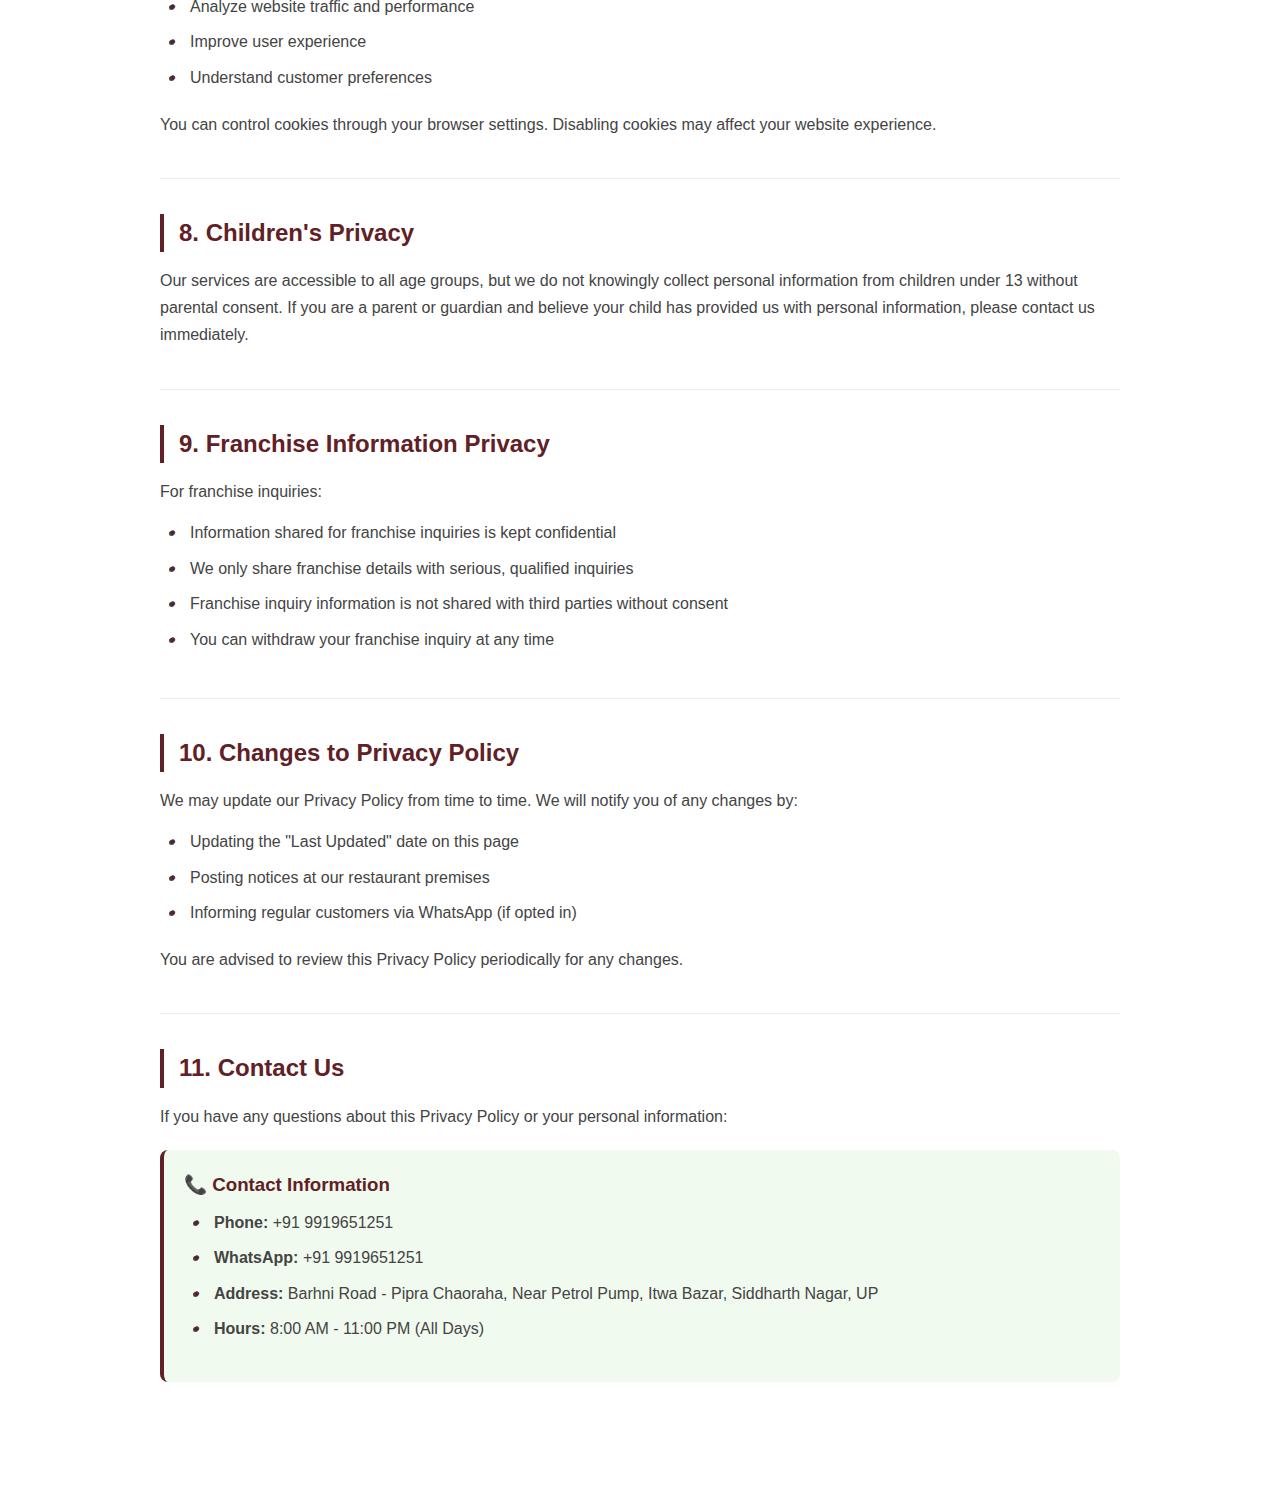
<file: assests/links/privacypolicy1.html>
<!DOCTYPE html>
<html lang="en">
<head>
    <meta charset="UTF-8">
    <meta name="viewport" content="width=device-width, initial-scale=1.0">
    <title>Privacy Policy - UP 55 Fast Food Cafe & Dhaba</title>
    <style>
        /* Simple Styles - Using your website colors */
       /* Simple Styles - Using your website colors */
* {
    margin: 0;
    padding: 0;
    box-sizing: border-box;
}

body {
    font-family: 'Segoe UI', Tahoma, Geneva, Verdana, sans-serif;
    line-height: 1.6;
    color: #333;
    background-color: white;
    padding: 40px 20px;
    max-width: 1000px;
    margin: 0 auto;
}

.page-title {
    text-align: center;
    margin-bottom: 40px;
    padding-bottom: 20px;
    border-bottom: 3px solid #612025;
}

.page-title h1 {
    color: #612025;
    font-size: 2.2rem;
    margin-bottom: 10px;
}

.page-title p {
    color: #666;
    font-size: 1.1rem;
}

.update-info {
    background-color: #f1faee;
    padding: 15px;
    border-radius: 8px;
    color: #666;
    font-style: italic;
    margin-bottom: 30px;
    display: flex;
    align-items: center;
    gap: 10px;
    border-left: 4px solid #612025;
}

.section {
    margin-bottom: 35px;
    padding-bottom: 25px;
    border-bottom: 1px solid #eee;
}

.section:last-child {
    border-bottom: none;
}

.section h2 {
    color: #612025;
    font-size: 1.5rem;
    margin-bottom: 15px;
    padding-left: 15px;
    border-left: 4px solid #612025;
}

.section p {
    margin-bottom: 15px;
    color: #444;
    line-height: 1.7;
}

.section ul {
    padding-left: 25px;
    margin-bottom: 20px;
}

.section li {
    margin-bottom: 10px;
    color: #444;
    line-height: 1.6;
    position: relative;
    padding-left: 5px;
}

.section li:before {
    content: "•";
    color: #612025;
    font-weight: bold;
    position: absolute;
    left: -15px;
}

.info-card {
    background: #f1faee;
    padding: 20px;
    border-radius: 8px;
    margin: 20px 0;
    border-left: 4px solid #612025;
}

.info-card h3 {
    color: #612025;
    margin-bottom: 10px;
}

.data-table {
    width: 100%;
    border-collapse: collapse;
    margin: 20px 0;
    background: white;
    border-radius: 8px;
    overflow: hidden;
    box-shadow: 0 2px 10px rgba(0,0,0,0.05);
}

.data-table th {
    background: #612025;
    color: white;
    padding: 12px;
    text-align: left;
    font-weight: 500;
}

.data-table td {
    padding: 12px;
    border-bottom: 1px solid #eee;
}

.data-table tr:hover {
    background: #f9f9f9;
}

.rights-grid {
    display: grid;
    grid-template-columns: repeat(auto-fit, minmax(250px, 1fr));
    gap: 20px;
    margin: 25px 0;
}

.right-item {
    background: #f1faee;
    padding: 20px;
    border-radius: 8px;
    border: 1px solid #ddd;
    transition: all 0.3s ease;
    text-align: center;
}

.right-item:hover {
    border-color: #612025;
    transform: translateY(-3px);
    box-shadow: 0 5px 15px rgba(0,0,0,0.1);
}

.right-item h4 {
    color: #612025;
    margin-bottom: 10px;
    font-size: 1.1rem;
}

.back-button {
    text-align: center;
    margin-top: 50px;
    padding-top: 20px;
    border-top: 2px solid #eee;
}

.back-button a {
    display: inline-block;
    background: #612025;
    color: white;
    text-decoration: none;
    padding: 12px 30px;
    border-radius: 6px;
    font-weight: 500;
    transition: all 0.3s ease;
    border: 2px solid #612025;
}

.back-button a:hover {
    background: white;
    color: #612025;
    transform: translateY(-2px);
    box-shadow: 0 5px 15px rgba(97, 32, 37, 0.2);
}

@media (max-width: 768px) {
    body {
        padding: 30px 15px;
    }
    
    .page-title h1 {
        font-size: 1.8rem;
    }
    
    .section h2 {
        font-size: 1.3rem;
    }
    
    .rights-grid {
        grid-template-columns: 1fr;
    }
    
    .data-table {
        display: block;
        overflow-x: auto;
    }
}

@media (max-width: 480px) {
    .page-title h1 {
        font-size: 1.5rem;
    }
    
    .section {
        margin-bottom: 25px;
        padding-bottom: 20px;
    }
}
    </style>
</head>
<body>
    <!-- Page Title -->
    <div class="page-title">
        <h1>Privacy Policy</h1>
        <p>UP 55 Fast Food Cafe & Dhaba - Your Privacy Matters</p>
    </div>

    <!-- Update Info -->
    <div class="update-info">
        📅 Last Updated: December 11, 2025
    </div>

    <!-- Privacy Policy Content -->
    <div class="section">
        <h2>1. Introduction</h2>
        <p>Welcome to UP 55 Fast Food Cafe & Dhaba. We are committed to protecting your privacy and ensuring the security of your personal information. This Privacy Policy explains how we collect, use, disclose, and safeguard your information when you visit our restaurant, place orders, or interact with our services.</p>
        <p>By using our services, you agree to the collection and use of information in accordance with this policy.</p>
    </div>

    <div class="section">
        <h2>2. Information We Collect</h2>
        
        <div class="info-card">
            <h3>📱 Customer Information</h3>
            <ul>
                <li>Contact details (name, phone number for order confirmation)</li>
                <li>Delivery address (only for bulk orders with home delivery)</li>
                <li>Order history and preferences</li>
                <li>Feedback, reviews, and complaints</li>
                <li>Franchise inquiry information (if applicable)</li>
            </ul>
        </div>
        
        <div class="info-card">
            <h3>💳 Transaction Information</h3>
            <ul>
                <li>Order amounts and transaction details</li>
                <li>Payment method used (cash, UPI, card, etc.)</li>
                <li>Date and time of transactions</li>
                <li>Bulk order advance payment details</li>
            </ul>
        </div>
        
        <div class="info-card">
            <h3>🌐 Technical Information (If website used)</h3>
            <ul>
                <li>IP address and device information</li>
                <li>Browser type and version</li>
                <li>Pages visited and time spent</li>
                <li>Cookies and usage data (for website analytics)</li>
            </ul>
        </div>
    </div>

    <div class="section">
        <h2>3. How We Use Your Information</h2>
        
        <table class="data-table">
            <thead>
                <tr>
                    <th>Purpose</th>
                    <th>Information Used</th>
                    <th>Legal Basis</th>
                </tr>
            </thead>
            <tbody>
                <tr>
                    <td>Order Processing</td>
                    <td>Contact details, order details</td>
                    <td>Contract fulfillment</td>
                </tr>
                <tr>
                    <td>Bulk Order Delivery</td>
                    <td>Delivery address, contact number</td>
                    <td>Service delivery</td>
                </tr>
                <tr>
                    <td>Customer Support</td>
                    <td>Contact details, order history</td>
                    <td>Legitimate interest</td>
                </tr>
                <tr>
                    <td>Service Improvement</td>
                    <td>Order patterns, feedback</td>
                    <td>Legitimate interest</td>
                </tr>
                <tr>
                    <td>Franchise Inquiries</td>
                    <td>Contact details, inquiry information</td>
                    <td>Business development</td>
                </tr>
            </tbody>
        </table>
    </div>

    <div class="section">
        <h2>4. Data Protection & Security</h2>
        <p>We implement appropriate security measures to protect your personal information:</p>
        <ul>
            <li>Secure payment processing systems</li>
            <li>Limited access to personal information for authorized staff only</li>
            <li>Regular staff training on data protection</li>
            <li>Secure storage of customer records</li>
            <li>Physical security measures at our premises</li>
            <li>Regular review and update of security protocols</li>
        </ul>
    </div>

    <div class="section">
        <h2>5. Information Sharing</h2>
        <p>We do NOT sell your personal information to third parties. We may share information only when necessary:</p>
        <ul>
            <li><strong>Delivery Personnel:</strong> For bulk order delivery (only contact details and address)</li>
            <li><strong>Payment Processors:</strong> For transaction completion (they have their own privacy policies)</li>
            <li><strong>Legal Authorities:</strong> When required by law or court order</li>
            <li><strong>Franchise Partners:</strong> Only with your consent for franchise inquiries</li>
        </ul>
    </div>

    <div class="section">
        <h2>6. Your Rights</h2>
        <p>As our customer, you have the following rights regarding your personal information:</p>
        
        <div class="rights-grid">
            <div class="right-item">
                <h4>Right to Access</h4>
                <p>Request copies of your personal data we hold</p>
            </div>
            
            <div class="right-item">
                <h4>Right to Correction</h4>
                <p>Request correction of inaccurate information</p>
            </div>
            
            <div class="right-item">
                <h4>Right to Deletion</h4>
                <p>Request deletion of your personal data</p>
            </div>
            
            <div class="right-item">
                <h4>Right to Object</h4>
                <p>Object to certain types of processing</p>
            </div>
        </div>
    </div>

    <div class="section">
        <h2>7. Cookies & Tracking</h2>
        <p>If you visit our website, we may use cookies to:</p>
        <ul>
            <li>Remember your preferences and settings</li>
            <li>Analyze website traffic and performance</li>
            <li>Improve user experience</li>
            <li>Understand customer preferences</li>
        </ul>
        <p>You can control cookies through your browser settings. Disabling cookies may affect your website experience.</p>
    </div>

    <div class="section">
        <h2>8. Children's Privacy</h2>
        <p>Our services are accessible to all age groups, but we do not knowingly collect personal information from children under 13 without parental consent. If you are a parent or guardian and believe your child has provided us with personal information, please contact us immediately.</p>
    </div>

    <div class="section">
        <h2>9. Franchise Information Privacy</h2>
        <p>For franchise inquiries:</p>
        <ul>
            <li>Information shared for franchise inquiries is kept confidential</li>
            <li>We only share franchise details with serious, qualified inquiries</li>
            <li>Franchise inquiry information is not shared with third parties without consent</li>
            <li>You can withdraw your franchise inquiry at any time</li>
        </ul>
    </div>

    <div class="section">
        <h2>10. Changes to Privacy Policy</h2>
        <p>We may update our Privacy Policy from time to time. We will notify you of any changes by:</p>
        <ul>
            <li>Updating the "Last Updated" date on this page</li>
            <li>Posting notices at our restaurant premises</li>
            <li>Informing regular customers via WhatsApp (if opted in)</li>
        </ul>
        <p>You are advised to review this Privacy Policy periodically for any changes.</p>
    </div>

    <div class="section">
        <h2>11. Contact Us</h2>
        <p>If you have any questions about this Privacy Policy or your personal information:</p>
        <div class="info-card">
            <h3>📞 Contact Information</h3>
            <ul>
                <li><strong>Phone:</strong> +91 9919651251</li>
                <li><strong>WhatsApp:</strong> +91 9919651251</li>
                <li><strong>Address:</strong> Barhni Road - Pipra Chaoraha, Near Petrol Pump, Itwa Bazar, Siddharth Nagar, UP</li>
                <li><strong>Hours:</strong> 8:00 AM - 11:00 PM (All Days)</li>
            </ul>
        </div>
    </div>
</body>
</html>
</file>
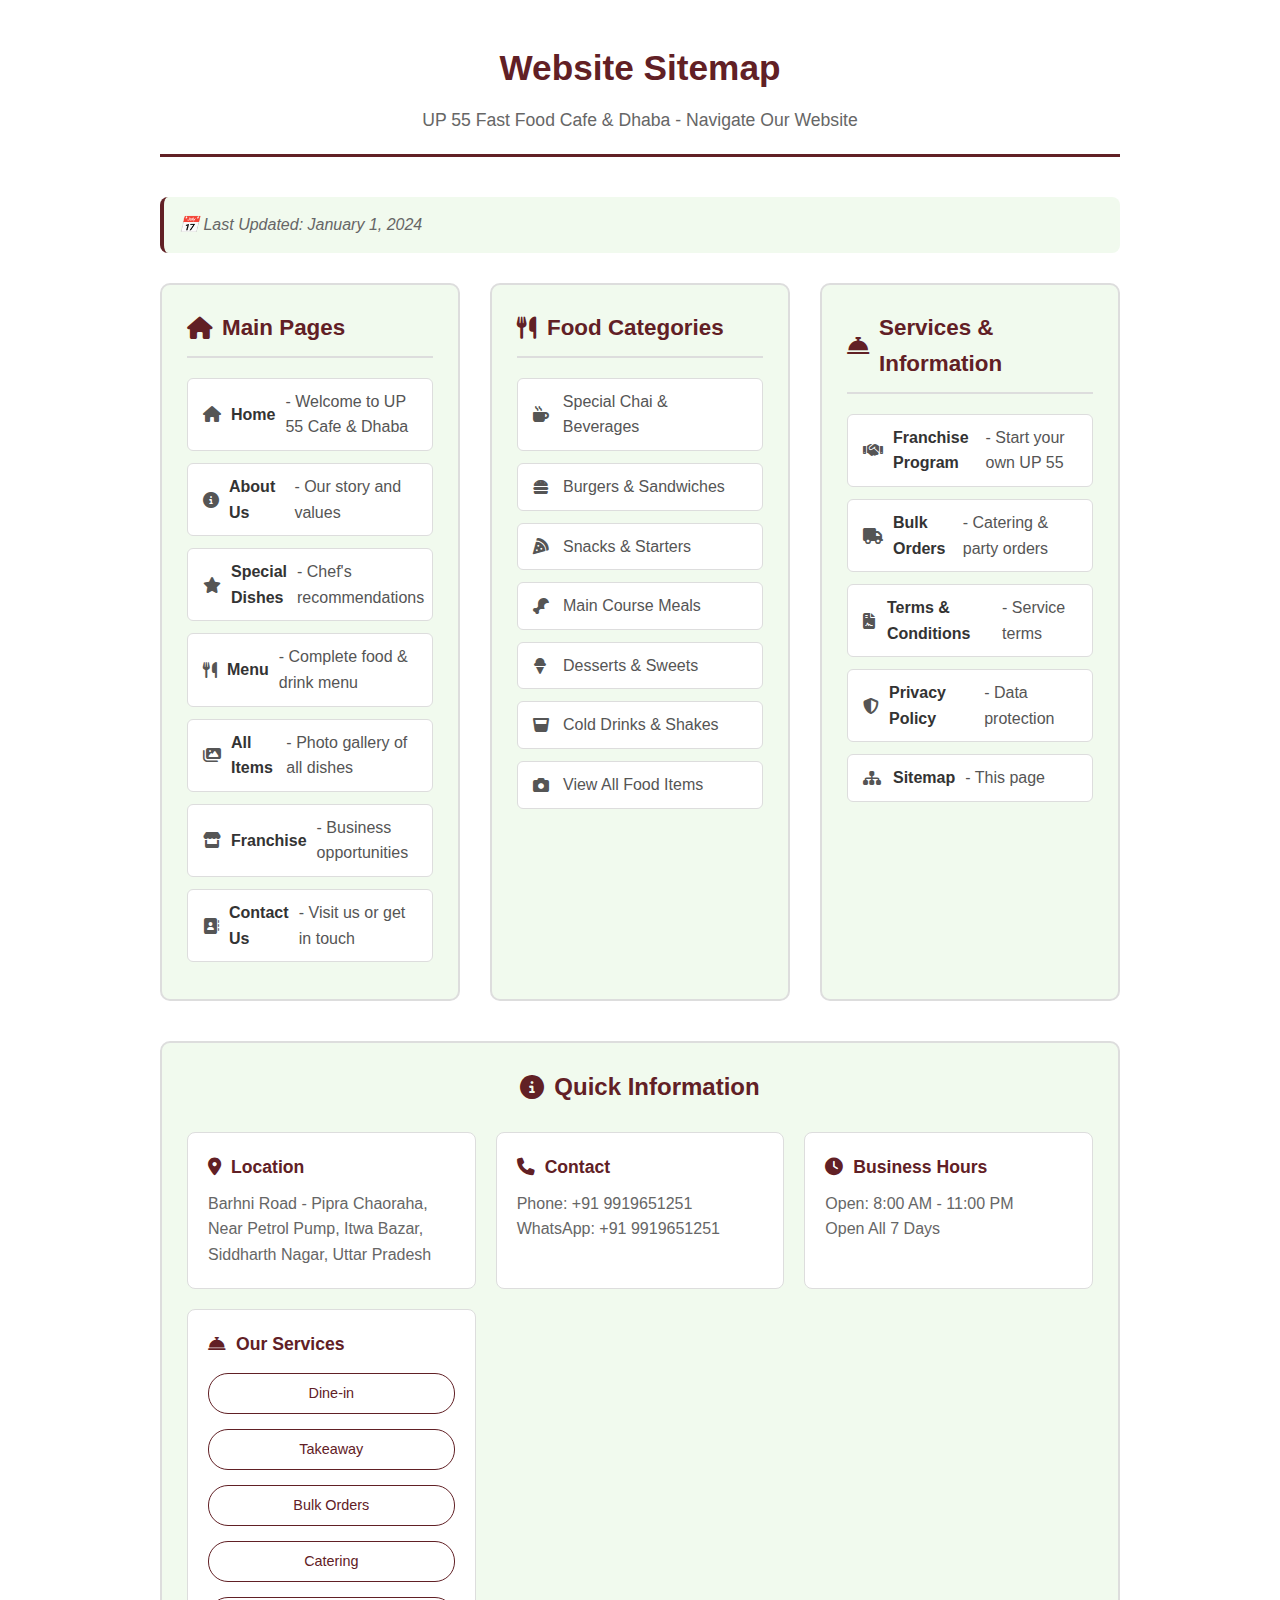
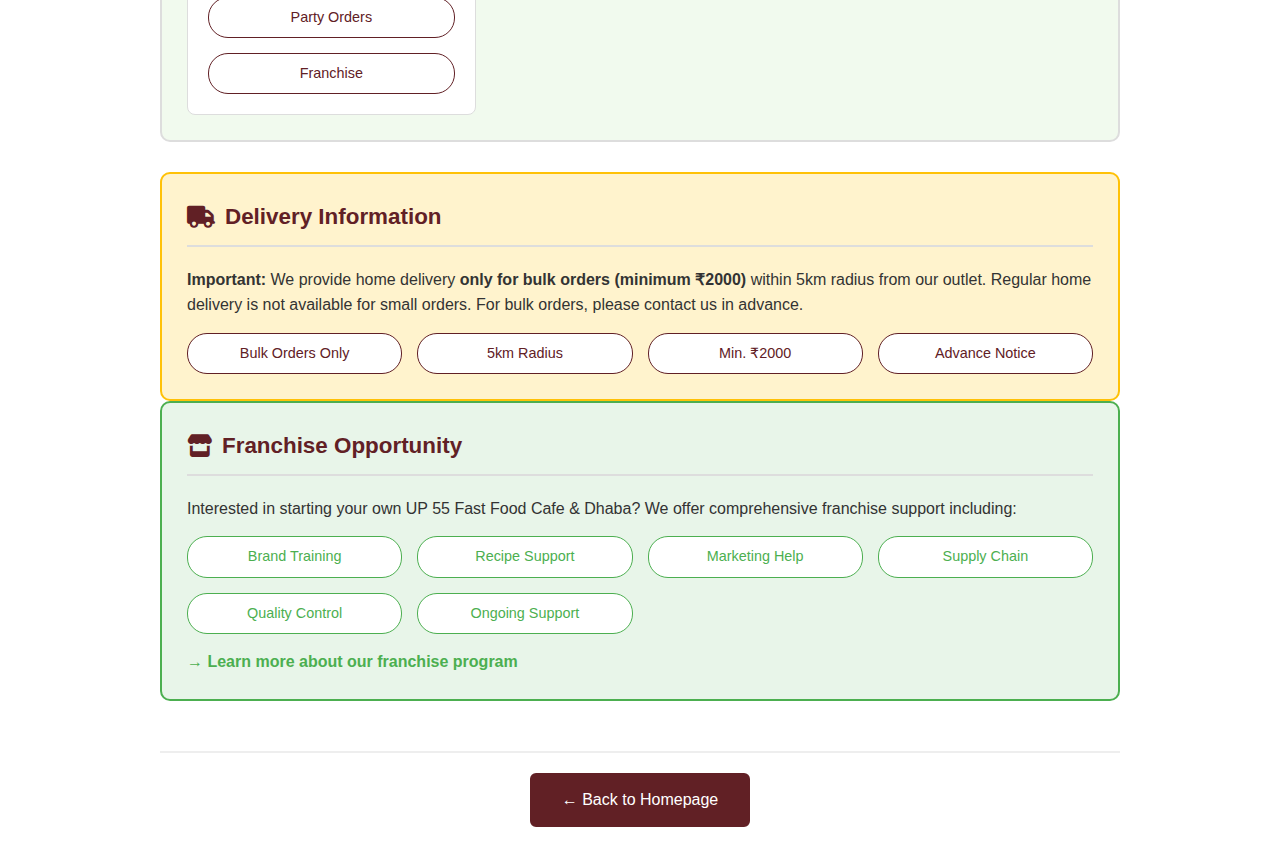
<file: assests/links/sitemap.html>
<!DOCTYPE html>
<html lang="en">
<head>
    <meta charset="UTF-8">
    <meta name="viewport" content="width=device-width, initial-scale=1.0">
    <title>Sitemap - UP 55 Fast Food Cafe & Dhaba</title>
    <style>
        /* Simple Styles - Using your website colors */
        * {
            margin: 0;
            padding: 0;
            box-sizing: border-box;
        }
        
        body {
            font-family: 'Segoe UI', Tahoma, Geneva, Verdana, sans-serif;
            line-height: 1.6;
            color: #333;
            background-color: white;
            padding: 40px 20px;
            max-width: 1000px;
            margin: 0 auto;
        }
        
        .page-title {
            text-align: center;
            margin-bottom: 40px;
            padding-bottom: 20px;
            border-bottom: 3px solid #612025;
        }
        
        .page-title h1 {
            color: #612025;
            font-size: 2.2rem;
            margin-bottom: 10px;
        }
        
        .page-title p {
            color: #666;
            font-size: 1.1rem;
        }
        
        .update-info {
            background-color: #f1faee;
            padding: 15px;
            border-radius: 8px;
            color: #666;
            font-style: italic;
            margin-bottom: 30px;
            display: flex;
            align-items: center;
            gap: 10px;
            border-left: 4px solid #612025;
        }
        
        .content-grid {
            display: grid;
            grid-template-columns: repeat(auto-fit, minmax(300px, 1fr));
            gap: 30px;
            margin-bottom: 40px;
        }
        
        .category {
            background: #f1faee;
            padding: 25px;
            border-radius: 10px;
            border: 2px solid #ddd;
            transition: all 0.3s ease;
        }
        
        .category:hover {
            border-color: #612025;
            transform: translateY(-5px);
            box-shadow: 0 10px 25px rgba(0,0,0,0.1);
        }
        
        .category h2 {
            color: #612025;
            font-size: 1.4rem;
            margin-bottom: 20px;
            padding-bottom: 10px;
            border-bottom: 2px solid #ddd;
            display: flex;
            align-items: center;
            gap: 10px;
        }
        
        .category h2 i {
            color: #612025;
        }
        
        .links-list {
            list-style: none;
        }
        
        .links-list li {
            margin-bottom: 12px;
        }
        
        .links-list div {
            color: #555;
            text-decoration: none;
            display: block;
            padding: 10px 15px;
            border-radius: 6px;
            transition: all 0.3s ease;
            background: white;
            border: 1px solid #ddd;
            display: flex;
            align-items: center;
            gap: 10px;
        }
        
        .links-list div:hover {
            background: #612025;
            color: white;
            transform: translateX(5px);
            border-color: #612025;
        }
        
        .links-list div i {
            width: 20px;
        }
        
        .links-list strong {
            color: #333;
            font-weight: 600;
        }
        
        .quick-info {
            background: #f1faee;
            padding: 25px;
            border-radius: 10px;
            margin: 30px 0;
            border: 2px solid #ddd;
        }
        
        .quick-info h2 {
            color: #612025;
            text-align: center;
            margin-bottom: 25px;
            font-size: 1.5rem;
            display: flex;
            align-items: center;
            justify-content: center;
            gap: 10px;
        }
        
        .info-items {
            display: grid;
            grid-template-columns: repeat(auto-fit, minmax(250px, 1fr));
            gap: 20px;
        }
        
        .info-item {
            background: white;
            padding: 20px;
            border-radius: 8px;
            border: 1px solid #ddd;
            transition: all 0.3s ease;
        }
        
        .info-item:hover {
            border-color: #612025;
            transform: translateY(-3px);
        }
        
        .info-item h3 {
            color: #612025;
            margin-bottom: 10px;
            font-size: 1.1rem;
            display: flex;
            align-items: center;
            gap: 10px;
        }
        
        .info-item p {
            color: #666;
            line-height: 1.6;
        }
        
        .services-grid {
            display: grid;
            grid-template-columns: repeat(auto-fit, minmax(200px, 1fr));
            gap: 15px;
            margin-top: 15px;
        }
        
        .service-tag {
            background: white;
            padding: 8px 15px;
            border-radius: 20px;
            border: 1px solid #612025;
            color: #612025;
            font-size: 0.9rem;
            text-align: center;
            transition: all 0.3s ease;
        }
        
        .service-tag:hover {
            background: #612025;
            color: white;
        }
        
        .back-button {
            text-align: center;
            margin-top: 50px;
            padding-top: 20px;
            border-top: 2px solid #eee;
        }
        
        .back-button div {
            display: inline-block;
            background: #612025;
            color: white;
            text-decoration: none;
            padding: 12px 30px;
            border-radius: 6px;
            font-weight: 500;
            transition: all 0.3s ease;
            border: 2px solid #612025;
            cursor: pointer;
        }
        
        .back-button div:hover {
            background: white;
            color: #612025;
            transform: translateY(-2px);
            box-shadow: 0 5px 15px rgba(97, 32, 37, 0.2);
        }
        
        @media (max-width: 768px) {
            body {
                padding: 30px 15px;
            }
            
            .page-title h1 {
                font-size: 1.8rem;
            }
            
            .content-grid {
                grid-template-columns: 1fr;
                gap: 20px;
            }
            
            .category {
                padding: 20px;
            }
            
            .info-items {
                grid-template-columns: 1fr;
            }
            
            .services-grid {
                grid-template-columns: repeat(2, 1fr);
            }
        }
        
        @media (max-width: 480px) {
            .page-title h1 {
                font-size: 1.5rem;
            }
            
            .category h2 {
                font-size: 1.2rem;
            }
            
            .services-grid {
                grid-template-columns: 1fr;
            }
        }
    </style>
    <link rel="stylesheet" href="https://cdnjs.cloudflare.com/ajax/libs/font-awesome/6.4.0/css/all.min.css">
</head>
<body>
    <!-- Page Title -->
    <div class="page-title">
        <h1>Website Sitemap</h1>
        <p>UP 55 Fast Food Cafe & Dhaba - Navigate Our Website</p>
    </div>

    <!-- Update Info -->
    <div class="update-info">
        📅 Last Updated: January 1, 2024
    </div>

    <!-- Main Content Grid -->
    <div class="content-grid">
        <!-- Main Pages -->
        <div class="category">
            <h2><i class="fas fa-home"></i> Main Pages</h2>
            <ul class="links-list">
                <li><div><i class="fas fa-home"></i> <strong>Home</strong> - Welcome to UP 55 Cafe & Dhaba</div></li>
                <li><div><i class="fas fa-info-circle"></i> <strong>About Us</strong> - Our story and values</div></li>
                <li><div><i class="fas fa-star"></i> <strong>Special Dishes</strong> - Chef's recommendations</div></li>
                <li><div><i class="fas fa-utensils"></i> <strong>Menu</strong> - Complete food & drink menu</div></li>
                <li><div><i class="fas fa-images"></i> <strong>All Items</strong> - Photo gallery of all dishes</div></li>
                <li><div><i class="fas fa-store"></i> <strong>Franchise</strong> - Business opportunities</div></li>
                <li><div><i class="fas fa-address-book"></i> <strong>Contact Us</strong> - Visit us or get in touch</div></li>
            </ul>
        </div>

        <!-- Food Categories -->
        <div class="category">
            <h2><i class="fas fa-utensils"></i> Food Categories</h2>
            <ul class="links-list">
                <li><div><i class="fas fa-mug-hot"></i> Special Chai & Beverages</div></li>
                <li><div><i class="fas fa-hamburger"></i> Burgers & Sandwiches</div></li>
                <li><div><i class="fas fa-pizza-slice"></i> Snacks & Starters</div></li>
                <li><div><i class="fas fa-drumstick-bite"></i> Main Course Meals</div></li>
                <li><div><i class="fas fa-ice-cream"></i> Desserts & Sweets</div></li>
                <li><div><i class="fas fa-glass-whiskey"></i> Cold Drinks & Shakes</div></li>
                <li><div><i class="fas fa-camera"></i> View All Food Items</div></li>
            </ul>
        </div>

        <!-- Services & Information -->
        <div class="category">
            <h2><i class="fas fa-concierge-bell"></i> Services & Information</h2>
            <ul class="links-list">
                <li><div><i class="fas fa-handshake"></i> <strong>Franchise Program</strong> - Start your own UP 55</div></li>
                <li><div><i class="fas fa-truck"></i> <strong>Bulk Orders</strong> - Catering & party orders</div></li>
                <li><div><i class="fas fa-file-contract"></i> <strong>Terms & Conditions</strong> - Service terms</div></li>
                <li><div><i class="fas fa-shield-alt"></i> <strong>Privacy Policy</strong> - Data protection</div></li>
                <li><div><i class="fas fa-sitemap"></i> <strong>Sitemap</strong> - This page</div></li>
            </ul>
        </div>
    </div>

    <!-- Quick Information -->
    <div class="quick-info">
        <h2><i class="fas fa-info-circle"></i> Quick Information</h2>
        <div class="info-items">
            <div class="info-item">
                <h3><i class="fas fa-map-marker-alt"></i> Location</h3>
                <p>Barhni Road - Pipra Chaoraha, Near Petrol Pump, Itwa Bazar, Siddharth Nagar, Uttar Pradesh</p>
            </div>
            
            <div class="info-item">
                <h3><i class="fas fa-phone"></i> Contact</h3>
                <p>Phone: +91 9919651251<br>WhatsApp: +91 9919651251</p>
            </div>
            
            <div class="info-item">
                <h3><i class="fas fa-clock"></i> Business Hours</h3>
                <p>Open: 8:00 AM - 11:00 PM<br>Open All 7 Days</p>
            </div>
            
            <div class="info-item">
                <h3><i class="fas fa-concierge-bell"></i> Our Services</h3>
                <div class="services-grid">
                    <span class="service-tag">Dine-in</span>
                    <span class="service-tag">Takeaway</span>
                    <span class="service-tag">Bulk Orders</span>
                    <span class="service-tag">Catering</span>
                    <span class="service-tag">Party Orders</span>
                    <span class="service-tag">Franchise</span>
                </div>
            </div>
        </div>
    </div>

    <!-- Delivery Notice -->
    <div class="category" style="grid-column: 1 / -1; background: #fff3cd; border-color: #ffc107;">
        <h2><i class="fas fa-truck"></i> Delivery Information</h2>
        <p><strong>Important:</strong> We provide home delivery <strong>only for bulk orders (minimum ₹2000)</strong> within 5km radius from our outlet. Regular home delivery is not available for small orders. For bulk orders, please contact us in advance.</p>
        <div class="services-grid" style="margin-top: 15px;">
            <span class="service-tag" style="border-color: #612025; color: #612025;">Bulk Orders Only</span>
            <span class="service-tag" style="border-color: #612025; color: #612025;">5km Radius</span>
            <span class="service-tag" style="border-color: #612025; color: #612025;">Min. ₹2000</span>
            <span class="service-tag" style="border-color: #612025; color: #612025;">Advance Notice</span>
        </div>
    </div>

    <!-- Franchise Information -->
    <div class="category" style="grid-column: 1 / -1; background: #e8f5e9; border-color: #4caf50;">
        <h2><i class="fas fa-store"></i> Franchise Opportunity</h2>
        <p>Interested in starting your own UP 55 Fast Food Cafe & Dhaba? We offer comprehensive franchise support including:</p>
        <div class="services-grid" style="margin-top: 15px;">
            <span class="service-tag" style="border-color: #4caf50; color: #4caf50;">Brand Training</span>
            <span class="service-tag" style="border-color: #4caf50; color: #4caf50;">Recipe Support</span>
            <span class="service-tag" style="border-color: #4caf50; color: #4caf50;">Marketing Help</span>
            <span class="service-tag" style="border-color: #4caf50; color: #4caf50;">Supply Chain</span>
            <span class="service-tag" style="border-color: #4caf50; color: #4caf50;">Quality Control</span>
            <span class="service-tag" style="border-color: #4caf50; color: #4caf50;">Ongoing Support</span>
        </div>
        <p style="margin-top: 15px; color: #4caf50; font-weight: 600;">→ Learn more about our franchise program</p>
    </div>

    <!-- Back Button -->
    <div class="back-button">
        <div onclick="window.history.back()">← Back to Homepage</div>
    </div>
</body>
</html>
</file>
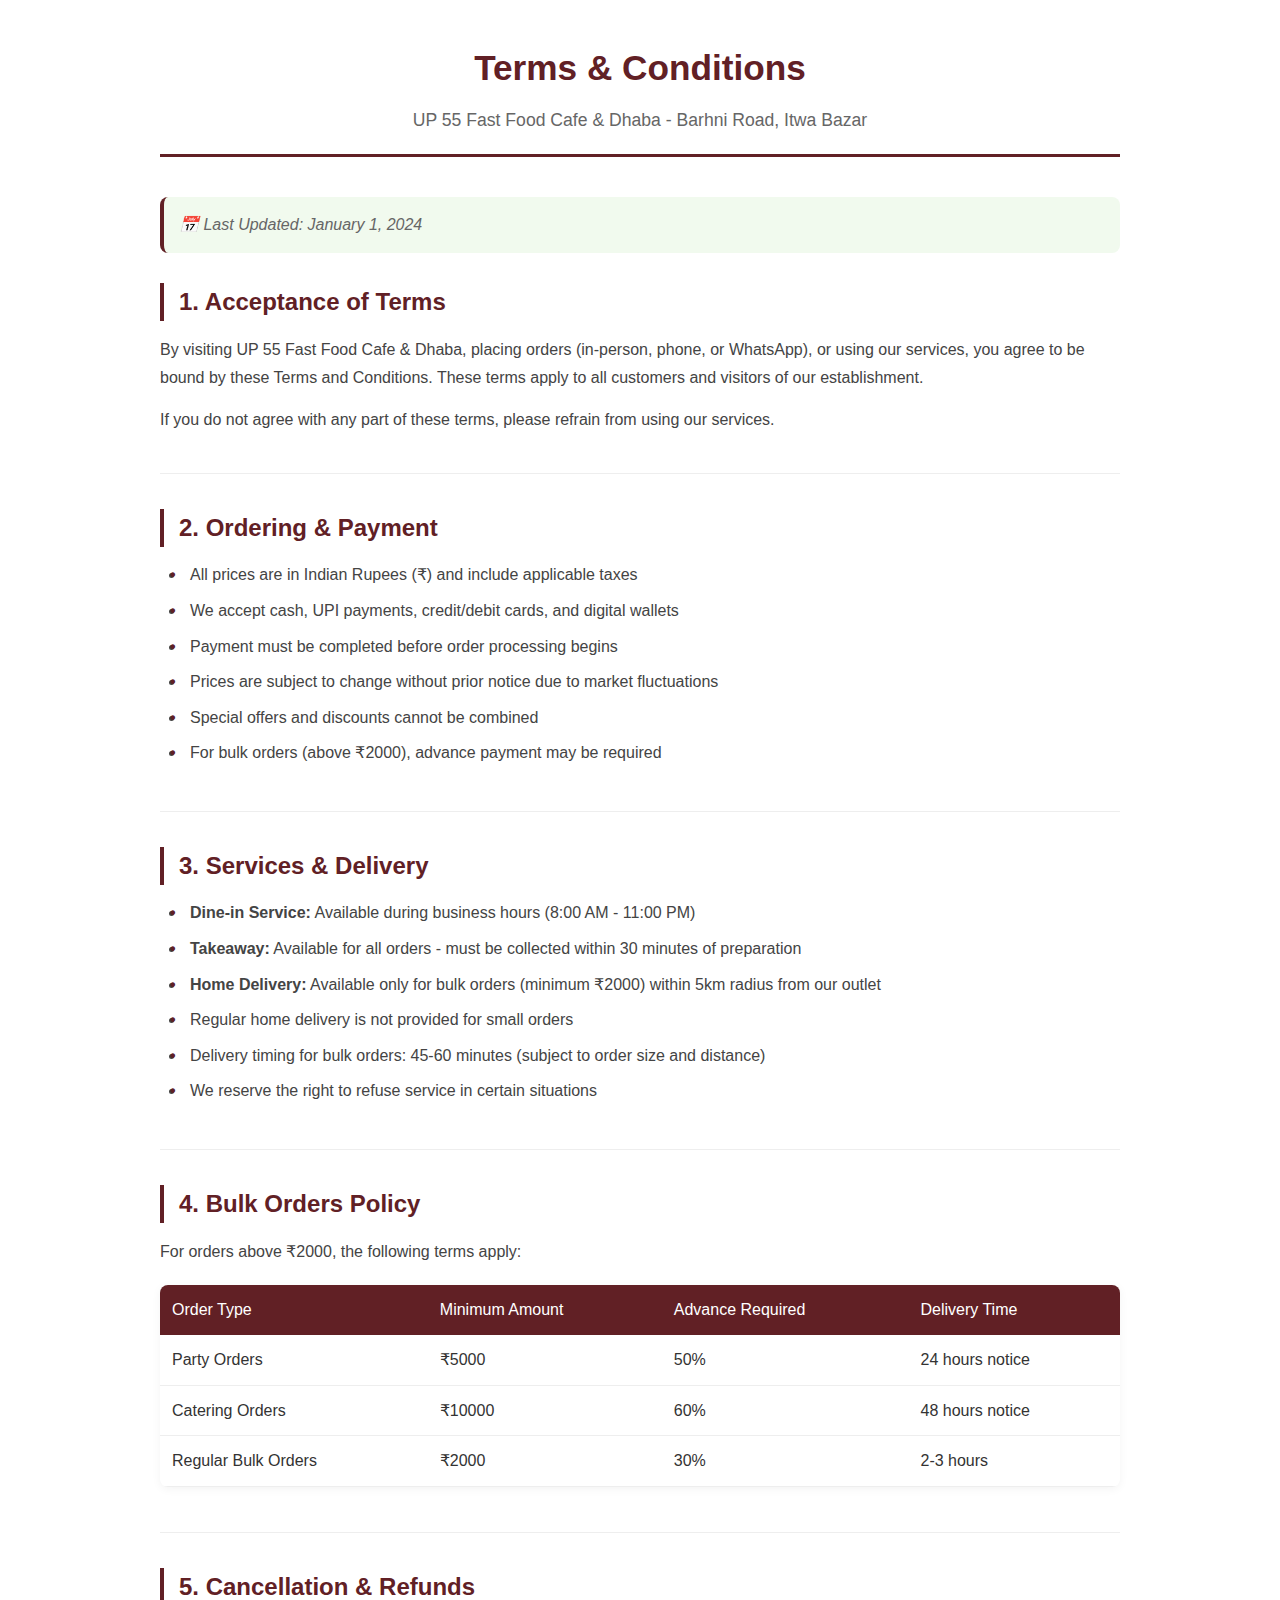
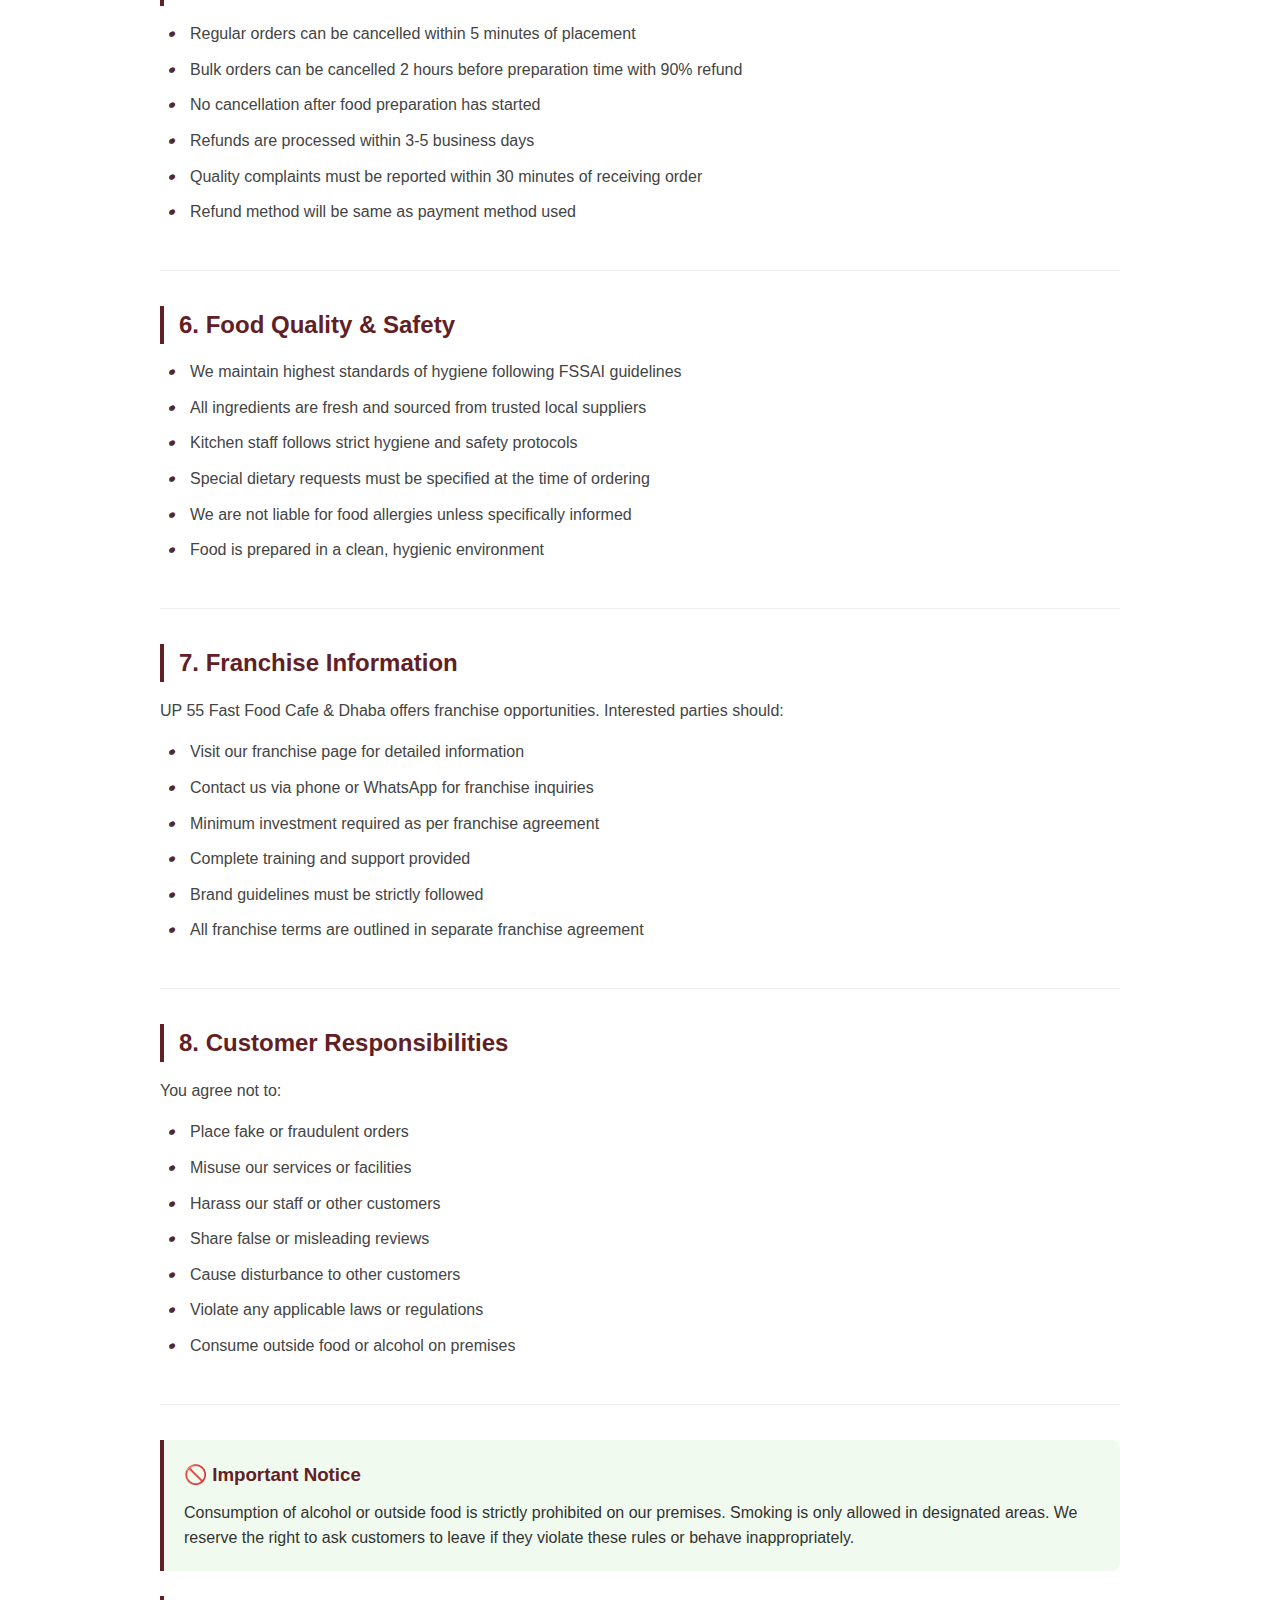
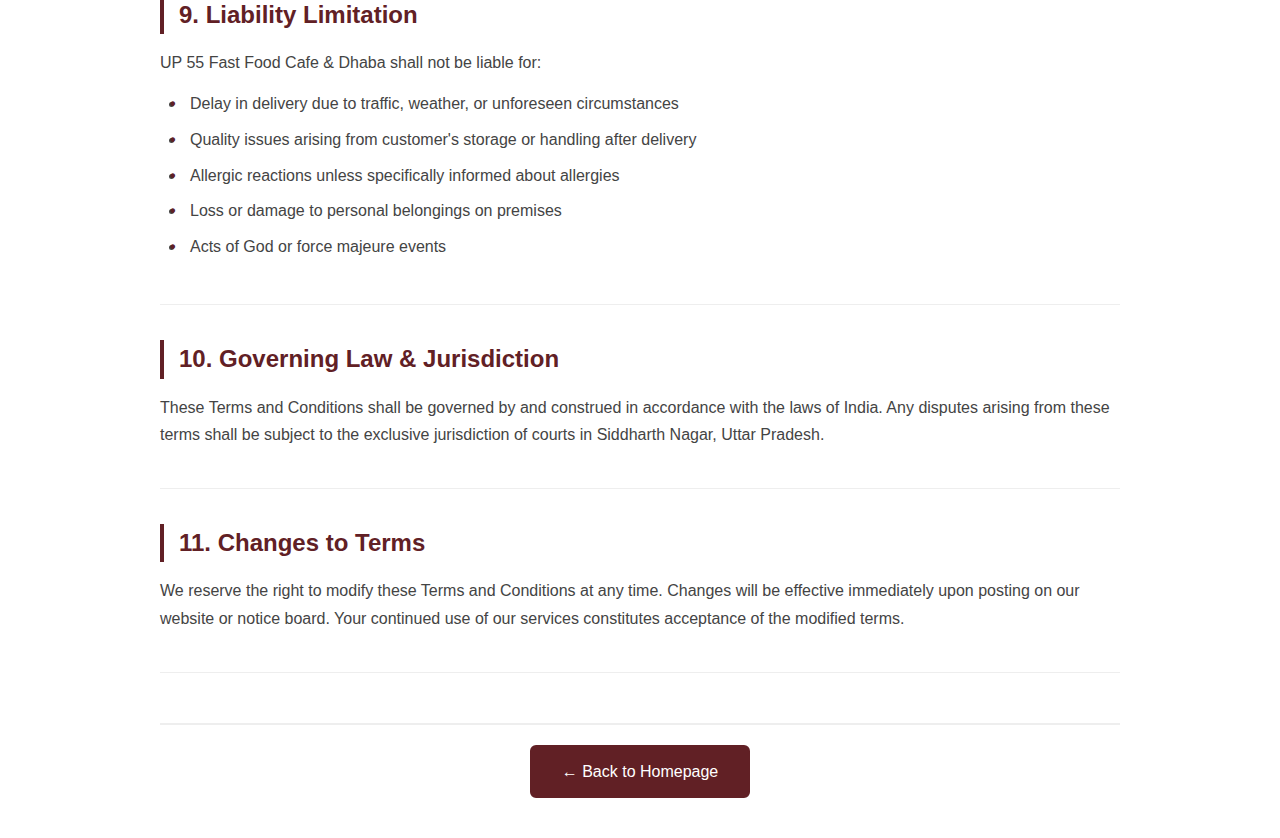
<file: assests/links/terms&condition.html>
<!DOCTYPE html>
<html lang="en">
<head>
    <meta charset="UTF-8">
    <meta name="viewport" content="width=device-width, initial-scale=1.0">
    <title>Terms & Conditions - UP 55 Fast Food Cafe & Dhaba</title>
    <style>
        /* Simple Styles - Using your website colors */
        * {
            margin: 0;
            padding: 0;
            box-sizing: border-box;
        }
        
        body {
            font-family: 'Segoe UI', Tahoma, Geneva, Verdana, sans-serif;
            line-height: 1.6;
            color: #333;
            background-color: white;
            padding: 40px 20px;
            max-width: 1000px;
            margin: 0 auto;
        }
        
        .page-title {
            text-align: center;
            margin-bottom: 40px;
            padding-bottom: 20px;
            border-bottom: 3px solid #612025;
        }
        
        .page-title h1 {
            color: #612025;
            font-size: 2.2rem;
            margin-bottom: 10px;
        }
        
        .page-title p {
            color: #666;
            font-size: 1.1rem;
        }
        
        .update-info {
            background-color: #f1faee;
            padding: 15px;
            border-radius: 8px;
            color: #666;
            font-style: italic;
            margin-bottom: 30px;
            display: flex;
            align-items: center;
            gap: 10px;
            border-left: 4px solid #612025;
        }
        
        .section {
            margin-bottom: 35px;
            padding-bottom: 25px;
            border-bottom: 1px solid #eee;
        }
        
        .section:last-child {
            border-bottom: none;
        }
        
        .section h2 {
            color: #612025;
            font-size: 1.5rem;
            margin-bottom: 15px;
            padding-left: 15px;
            border-left: 4px solid #612025;
        }
        
        .section p {
            margin-bottom: 15px;
            color: #444;
            line-height: 1.7;
        }
        
        .section ul {
            padding-left: 25px;
            margin-bottom: 20px;
        }
        
        .section li {
            margin-bottom: 10px;
            color: #444;
            line-height: 1.6;
            position: relative;
            padding-left: 5px;
        }
        
        .section li:before {
            content: "•";
            color: #612025;
            font-weight: bold;
            position: absolute;
            left: -15px;
        }
        
        .important-box {
            background: #f1faee;
            border-left: 4px solid #612025;
            padding: 20px;
            margin: 25px 0;
            border-radius: 0 8px 8px 0;
        }
        
        .important-box h3 {
            color: #612025;
            margin-bottom: 10px;
        }
        
        .info-table {
            width: 100%;
            border-collapse: collapse;
            margin: 20px 0;
            background: white;
            border-radius: 8px;
            overflow: hidden;
            box-shadow: 0 2px 10px rgba(0,0,0,0.05);
        }
        
        .info-table th {
            background: #612025;
            color: white;
            padding: 12px;
            text-align: left;
            font-weight: 500;
        }
        
        .info-table td {
            padding: 12px;
            border-bottom: 1px solid #eee;
        }
        
        .info-table tr:hover {
            background: #f9f9f9;
        }
        
        .back-button {
            text-align: center;
            margin-top: 50px;
            padding-top: 20px;
            border-top: 2px solid #eee;
        }
        
        .back-button a {
            display: inline-block;
            background: #612025;
            color: white;
            text-decoration: none;
            padding: 12px 30px;
            border-radius: 6px;
            font-weight: 500;
            transition: all 0.3s ease;
            border: 2px solid #612025;
        }
        
        .back-button a:hover {
            background: white;
            color: #612025;
            transform: translateY(-2px);
            box-shadow: 0 5px 15px rgba(97, 32, 37, 0.2);
        }
        
        @media (max-width: 768px) {
            body {
                padding: 30px 15px;
            }
            
            .page-title h1 {
                font-size: 1.8rem;
            }
            
            .section h2 {
                font-size: 1.3rem;
            }
            
            .info-table {
                display: block;
                overflow-x: auto;
            }
        }
        
        @media (max-width: 480px) {
            .page-title h1 {
                font-size: 1.5rem;
            }
            
            .section {
                margin-bottom: 25px;
                padding-bottom: 20px;
            }
        }
    </style>
</head>
<body>
    <!-- Page Title -->
    <div class="page-title">
        <h1>Terms & Conditions</h1>
        <p>UP 55 Fast Food Cafe & Dhaba - Barhni Road, Itwa Bazar</p>
    </div>

    <!-- Update Info -->
    <div class="update-info">
        📅 Last Updated: January 1, 2024
    </div>

    <!-- Terms Content -->
    <div class="section">
        <h2>1. Acceptance of Terms</h2>
        <p>By visiting UP 55 Fast Food Cafe & Dhaba, placing orders (in-person, phone, or WhatsApp), or using our services, you agree to be bound by these Terms and Conditions. These terms apply to all customers and visitors of our establishment.</p>
        <p>If you do not agree with any part of these terms, please refrain from using our services.</p>
    </div>

    <div class="section">
        <h2>2. Ordering & Payment</h2>
        <ul>
            <li>All prices are in Indian Rupees (₹) and include applicable taxes</li>
            <li>We accept cash, UPI payments, credit/debit cards, and digital wallets</li>
            <li>Payment must be completed before order processing begins</li>
            <li>Prices are subject to change without prior notice due to market fluctuations</li>
            <li>Special offers and discounts cannot be combined</li>
            <li>For bulk orders (above ₹2000), advance payment may be required</li>
        </ul>
    </div>

    <div class="section">
        <h2>3. Services & Delivery</h2>
        <ul>
            <li><strong>Dine-in Service:</strong> Available during business hours (8:00 AM - 11:00 PM)</li>
            <li><strong>Takeaway:</strong> Available for all orders - must be collected within 30 minutes of preparation</li>
            <li><strong>Home Delivery:</strong> Available only for bulk orders (minimum ₹2000) within 5km radius from our outlet</li>
            <li>Regular home delivery is not provided for small orders</li>
            <li>Delivery timing for bulk orders: 45-60 minutes (subject to order size and distance)</li>
            <li>We reserve the right to refuse service in certain situations</li>
        </ul>
    </div>

    <div class="section">
        <h2>4. Bulk Orders Policy</h2>
        <p>For orders above ₹2000, the following terms apply:</p>
        <table class="info-table">
            <thead>
                <tr>
                    <th>Order Type</th>
                    <th>Minimum Amount</th>
                    <th>Advance Required</th>
                    <th>Delivery Time</th>
                </tr>
            </thead>
            <tbody>
                <tr>
                    <td>Party Orders</td>
                    <td>₹5000</td>
                    <td>50%</td>
                    <td>24 hours notice</td>
                </tr>
                <tr>
                    <td>Catering Orders</td>
                    <td>₹10000</td>
                    <td>60%</td>
                    <td>48 hours notice</td>
                </tr>
                <tr>
                    <td>Regular Bulk Orders</td>
                    <td>₹2000</td>
                    <td>30%</td>
                    <td>2-3 hours</td>
                </tr>
            </tbody>
        </table>
    </div>

    <div class="section">
        <h2>5. Cancellation & Refunds</h2>
        <ul>
            <li>Regular orders can be cancelled within 5 minutes of placement</li>
            <li>Bulk orders can be cancelled 2 hours before preparation time with 90% refund</li>
            <li>No cancellation after food preparation has started</li>
            <li>Refunds are processed within 3-5 business days</li>
            <li>Quality complaints must be reported within 30 minutes of receiving order</li>
            <li>Refund method will be same as payment method used</li>
        </ul>
    </div>

    <div class="section">
        <h2>6. Food Quality & Safety</h2>
        <ul>
            <li>We maintain highest standards of hygiene following FSSAI guidelines</li>
            <li>All ingredients are fresh and sourced from trusted local suppliers</li>
            <li>Kitchen staff follows strict hygiene and safety protocols</li>
            <li>Special dietary requests must be specified at the time of ordering</li>
            <li>We are not liable for food allergies unless specifically informed</li>
            <li>Food is prepared in a clean, hygienic environment</li>
        </ul>
    </div>

    <div class="section">
        <h2>7. Franchise Information</h2>
        <p>UP 55 Fast Food Cafe & Dhaba offers franchise opportunities. Interested parties should:</p>
        <ul>
            <li>Visit our franchise page for detailed information</li>
            <li>Contact us via phone or WhatsApp for franchise inquiries</li>
            <li>Minimum investment required as per franchise agreement</li>
            <li>Complete training and support provided</li>
            <li>Brand guidelines must be strictly followed</li>
            <li>All franchise terms are outlined in separate franchise agreement</li>
        </ul>
    </div>

    <div class="section">
        <h2>8. Customer Responsibilities</h2>
        <p>You agree not to:</p>
        <ul>
            <li>Place fake or fraudulent orders</li>
            <li>Misuse our services or facilities</li>
            <li>Harass our staff or other customers</li>
            <li>Share false or misleading reviews</li>
            <li>Cause disturbance to other customers</li>
            <li>Violate any applicable laws or regulations</li>
            <li>Consume outside food or alcohol on premises</li>
        </ul>
    </div>

    <div class="important-box">
        <h3>🚫 Important Notice</h3>
        <p>Consumption of alcohol or outside food is strictly prohibited on our premises. Smoking is only allowed in designated areas. We reserve the right to ask customers to leave if they violate these rules or behave inappropriately.</p>
    </div>

    <div class="section">
        <h2>9. Liability Limitation</h2>
        <p>UP 55 Fast Food Cafe & Dhaba shall not be liable for:</p>
        <ul>
            <li>Delay in delivery due to traffic, weather, or unforeseen circumstances</li>
            <li>Quality issues arising from customer's storage or handling after delivery</li>
            <li>Allergic reactions unless specifically informed about allergies</li>
            <li>Loss or damage to personal belongings on premises</li>
            <li>Acts of God or force majeure events</li>
        </ul>
    </div>

    <div class="section">
        <h2>10. Governing Law & Jurisdiction</h2>
        <p>These Terms and Conditions shall be governed by and construed in accordance with the laws of India. Any disputes arising from these terms shall be subject to the exclusive jurisdiction of courts in Siddharth Nagar, Uttar Pradesh.</p>
    </div>

    <div class="section">
        <h2>11. Changes to Terms</h2>
        <p>We reserve the right to modify these Terms and Conditions at any time. Changes will be effective immediately upon posting on our website or notice board. Your continued use of our services constitutes acceptance of the modified terms.</p>
    </div>

    <!-- Back Button -->
    <div class="back-button">
        <a href="index.html">← Back to Homepage</a>
    </div>
</body>
</html>
</file>
<file: css/responsive.css>
/* Responsive Styles */
@media (max-width: 992px) {
    h1 {
        font-size: 2.2rem;
    }
    
    h2 {
        font-size: 1.8rem;
    }
    
    .page-header h1 {
        font-size: 2.5rem;
    }
}

@media (max-width: 768px) {
    .hamburger {
        display: flex;
    }
    
    .nav-menu {
        display: none;
    }
    
    /* Hamburger animation when active */
    .hamburger.active .bar:nth-child(1) {
        transform: rotate(45deg) translate(5px, 5px);
    }
    
    .hamburger.active .bar:nth-child(2) {
        opacity: 0;
    }
    
    .hamburger.active .bar:nth-child(3) {
        transform: rotate(-45deg) translate(7px, -6px);
    }
    
    .page-header h1 {
        font-size: 2rem;
    }
    
    section {
        padding: 3rem 0;
    }

    /* Mobile toggle buttons */
    .whatsapp-call-toggle {
        bottom: 80px;
        right: 10px;
        flex-direction: column;
    }
    
    .quick-action-buttons {
        bottom: 10px;
        right: 10px;
    }
    
    .quick-action-btn {
        width: 50px;
        height: 50px;
        font-size: 1.3rem;
    }

    /* Footer responsive */
    .footer-content {
        grid-template-columns: 1fr;
        gap: 2rem;
    }
    
    .footer-section {
        text-align: center;
    }
    
    .footer-section h3::after {
        left: 50%;
        transform: translateX(-50%);
    }
    
    .footer-contact p {
        justify-content: center;
    }
    
    .social-links {
        justify-content: center;
    }
    
    .newsletter-form {
        flex-direction: column;
    }

    /* Footer Bottom responsive */
    .footer-bottom-content {
        flex-direction: column;
        text-align: center;
        gap: 1rem;
    }
    
    .footer-links {
        order: 2;
    }
    
    .made-with-love {
        order: 3;
    }
}

@media (max-width: 576px) {
    .container {
        width: 95%;
    }
    
    h1 {
        font-size: 1.8rem;
    }
    
    h2 {
        font-size: 1.5rem;
    }
    
    .page-header h1 {
        font-size: 1.8rem;
    }
    
    .side-nav {
        width: 280px;
    }
    
    .footer {
        padding: 2rem 0 1rem;
    }
    
    .footer-content {
        grid-template-columns: 1fr;
        text-align: center;
    }
    
    .footer-section {
        padding: 0 1rem;
    }
    
    .footer-contact p {
        justify-content: center;
    }
    
    .social-links {
        justify-content: center;
    }
    
    .newsletter {
        margin: 1rem 0;
        padding: 1rem;
    }
    
    .footer-links {
        flex-direction: column;
        gap: 0.5rem;
    }
    
    .footer-links span {
        display: none;
    }
    
    .social-btn {
        width: 45px;
        height: 45px;
    }
}
</file>
<file: css/home.css>
/* Home Page Specific Styles */

/* Hero Section with Image */
.hero {
    position: relative;
    height: 100vh;
    width: 100%;
    display: flex;
    align-items: center;
    justify-content: center;
    text-align: center;
    color: white;
    overflow: hidden;
    margin-top: 90px; /* Added for fixed header */
    height: calc(100vh - 90px);
}

.hero-image {
    position: absolute;
    top: 0;
    left: 0;
    width: 100%;
    height: 100%;
    z-index: -2;
}

.hero-image img {
    width: 100%;
    height: 100%;
    object-position: center;
}

.hero-overlay {
    position: absolute;
    top: 0;
    left: 0;
    width: 100%;
    height: 100%;
    background: linear-gradient(rgba(0, 0, 0, 0.6), rgba(29, 53, 87, 0.8));
    z-index: -1;
}

.hero-content {
    max-width: 800px;
    padding: 0 20px;
    animation: fadeInUp 1s ease;
}

.hero-title {
    font-size: 3.5rem;
    margin-bottom: 1rem;
    text-shadow: 2px 2px 4px rgba(0, 0, 0, 0.5);
}

.hero-title span {
    color: var(--primary-color);
}

.hero-subtitle {
    font-size: 1.5rem;
    margin-bottom: 1.5rem;
    text-shadow: 1px 1px 2px rgba(0, 0, 0, 0.5);
}

.hero-description {
    font-size: 1.1rem;
    margin-bottom: 2rem;
    max-width: 600px;
    margin-left: auto;
    margin-right: auto;
    text-shadow: 1px 1px 2px rgba(0, 0, 0, 0.5);
}

.hero-buttons {
    display: flex;
    gap: 1rem;
    justify-content: center;
    flex-wrap: wrap;
}

/* About Preview */
.about-preview {
    background-color: var(--secondary-color);
}

.about-content {
    display: flex;
    align-items: center;
    gap: 3rem;
}

.about-text {
    flex: 1;
}

.about-image {
    flex: 1;
    border-radius: 10px;
    overflow: hidden;
    box-shadow: var(--shadow);
}

.about-image img {
    width: 100%;
    height: auto;
    transition: var(--transition);
}

.about-image:hover img {
    transform: scale(1.05);
}

/* Special Dishes Preview */
.special-dishes-preview {
    background-color: white;
}

.dishes-grid {
    display: grid;
    grid-template-columns: repeat(auto-fit, minmax(300px, 1fr));
    gap: 2rem;
    margin-bottom: 3rem;
}

.dish-card {
    background: white;
    border-radius: 10px;
    overflow: hidden;
    box-shadow: var(--shadow);
    transition: var(--transition);
    height: 100%;
    display: flex;
    flex-direction: column;
}

.dish-card:hover {
    transform: translateY(-10px);
    box-shadow: 0 10px 20px rgba(0, 0, 0, 0.15);
}

.dish-image {
    height: 200px;
    overflow: hidden;
    flex-shrink: 0;
}

.dish-image img {
    width: 100%;
    height: 100%;
    object-fit: cover;
    transition: var(--transition);
}

.dish-card:hover .dish-image img {
    transform: scale(1.1);
}

.dish-content {
    padding: 1.1rem;
    flex-grow: 1;
    display: flex;
    flex-direction: column;
}

.dish-content h3 {
    margin-bottom: 0.5rem;
    color: var(--dark-color);
    font-size: 1.3rem;
}

.dish-content p {
    color: var(--text-light);
    margin-bottom: 1rem;
    flex-grow: 1;
    line-height: 1.5;
}

.dish-price {
    font-size: 1.3rem;
    font-weight: 700;
    color: var(--primary-color);
    margin-top: auto;
    padding-top: 1rem;
    border-top: 1px solid #eee;
}

.dish-badge {
    position: absolute;
    top: 15px;
    right: 15px;
    background: var(--primary-color);
    color: white;
    padding: 5px 15px;
    border-radius: 20px;
    font-size: 0.8rem;
    font-weight: 600;
}


/* Order Now button removed - no styles needed */

.section-footer {
    text-align: center;
    margin-top: 2rem;
}

/* Testimonials */
.testimonials {
    background-color: var(--accent-color);
}

.testimonials-slider {
    display: grid;
    grid-template-columns: repeat(auto-fit, minmax(300px, 1fr));
    gap: 2rem;
}

.testimonial-card {
    background: white;
    padding: 2rem;
    border-radius: 10px;
    box-shadow: var(--shadow);
    transition: var(--transition);
}

.testimonial-card:hover {
    transform: translateY(-5px);
}

.testimonial-content {
    position: relative;
    margin-bottom: 1.5rem;
}

.testimonial-content p {
    font-style: italic;
    color: var(--text-light);
}

.testimonial-content::before {
    content: '"';
    font-size: 4rem;
    color: var(--primary-color);
    position: absolute;
    top: -20px;
    left: -10px;
    opacity: 0.3;
}

.testimonial-author h4 {
    margin-bottom: 0.5rem;
    color: var(--dark-color);
}

.testimonial-author p {
    color: var(--text-light);
    font-size: 0.9rem;
}

/* Responsive Styles for Home Page */
@media (max-width: 1000px) {
    .dishes-grid {
        grid-template-columns: repeat(2, 1fr);
    }
}

@media (max-width: 992px) {
    .hero-title {
        font-size: 3rem;
    }
    
    .about-content {
        flex-direction: column;
    }
    
    .about-text, .about-image {
        flex: none;
        width: 100%;
    }
    
    .dishes-grid {
        grid-template-columns: repeat(2, 1fr);
    }
}

@media (max-width: 668px) {
    .hero {
       
        margin-top: 70px;
    }
    
    .hero-title {
        font-size: 3.1rem;
    }
    
    .hero-subtitle {
        font-size: 2.3rem;
    }
    
    .hero-buttons {
        flex-direction: column;
        align-items: center;
    }
    
    .hero-buttons .btn {
        width: 80%;
        max-width: 250px;
    }
    
    .dishes-grid {
        grid-template-columns: repeat(2, 1);
        max-width: 400px;
        margin-left: auto;
        margin-right: auto;
    }
    
    .testimonials-slider {
        grid-template-columns: 1fr;
    }
}

@media (max-width: 476px) {
    .hero {
        height: 70vh;
    }
    
    .hero-title {
        font-size: 2rem;
    }
    
    .hero-subtitle {
        font-size: 1.1rem;
    }
    
    .about-content {
        gap: 2rem;
    }
    
    .dish-content {
        padding: 1.2rem;
    }
    
    .dish-content h3 {
        font-size: 1.2rem;
    }
    
    .dish-price {
        font-size: 1.2rem;
    }
}
</file>
<file: css/about.css>
/* About Page Specific Styles */

.our-story {
    background-color: var(--secondary-color);
}

.story-content {
    display: flex;
    align-items: center;
    gap: 4rem;
}

.story-text {
    flex: 1;
}

.story-text h2 {
    color: var(--dark-color);
    margin-bottom: 1.5rem;
}

.story-text p {
    margin-bottom: 1.5rem;
    color: var(--text-light);
}

.story-stats {
    display: flex;
    gap: 2rem;
    margin-top: 2rem;
}

.stat {
    text-align: center;
}

.stat h3 {
    font-size: 2.5rem;
    color: var(--primary-color);
    margin-bottom: 0.5rem;
}

.stat p {
    font-size: 0.9rem;
    color: var(--text-light);
    margin-bottom: 0;
}

.story-image {
    flex: 1;
    border-radius: 10px;
    overflow: hidden;
    box-shadow: var(--shadow);
}

.story-image img {
    width: 100%;
    height: auto;
    transition: var(--transition);
}

.story-image:hover img {
    transform: scale(1.05);
}

/* Our Values */
.our-values {
    background-color: white;
}

.values-grid {
    display: grid;
    grid-template-columns: repeat(auto-fit, minmax(250px, 1fr));
    gap: 2rem;
}

.value-card {
    background: white;
    padding: 2rem;
    border-radius: 10px;
    text-align: center;
    box-shadow: var(--shadow);
    transition: var(--transition);
    border-top: 4px solid var(--primary-color);
}

.value-card:hover {
    transform: translateY(-10px);
    box-shadow: 0 15px 30px rgba(0, 0, 0, 0.1);
}

.value-icon {
    width: 80px;
    height: 80px;
    background: var(--accent-color);
    border-radius: 50%;
    display: flex;
    align-items: center;
    justify-content: center;
    margin: 0 auto 1.5rem;
}

.value-icon i {
    font-size: 2rem;
    color: var(--dark-color);
}

.value-card h3 {
    margin-bottom: 1rem;
    color: var(--dark-color);
}

.value-card p {
    color: var(--text-light);
    margin-bottom: 0;
}

/* Our Team */
.our-team {
    background-color: var(--secondary-color);
}

.team-grid {
    display: grid;
    grid-template-columns: repeat(auto-fit, minmax(300px, 1fr));
    gap: 3rem;
}

.team-member {
    background: white;
    border-radius: 10px;
    overflow: hidden;
    box-shadow: var(--shadow);
    transition: var(--transition);
    text-align: center;
}

.team-member:hover {
    transform: translateY(-10px);
    box-shadow: 0 15px 30px rgba(0, 0, 0, 0.15);
}

.member-image {
    height: 250px;
    overflow: hidden;
}

.member-image img {
    width: 100%;
    height: 100%;
    object-fit: cover;
    transition: var(--transition);
}

.team-member:hover .member-image img {
    transform: scale(1.1);
}

.member-info {
    padding: 1.5rem;
}

.member-info h3 {
    margin-bottom: 0.5rem;
    color: var(--dark-color);
}

.member-role {
    color: var(--primary-color);
    font-weight: 600;
    margin-bottom: 1rem;
}

.member-info p {
    color: var(--text-light);
    margin-bottom: 0;
}

/* Responsive Styles for About Page */
@media (max-width: 768px) {
    .story-content {
        flex-direction: column;
        gap: 2rem;
    }
    
    .story-stats {
        justify-content: center;
    }
    
    .stat h3 {
        font-size: 2rem;
    }
    
    .team-grid {
        grid-template-columns: 1fr;
    }
}

@media (max-width: 576px) {
    .story-stats {
        flex-direction: column;
        gap: 1rem;
    }
    
    .values-grid {
        grid-template-columns: 1fr;
    }
}
</file>
<file: css/contact.css>
/* Contact Page Specific Styles */

.contact-toggle-section {
    background-color: var(--secondary-color);
    padding: 1.5rem 0;
    position: sticky;
    top: 70px;
    z-index: 100;
}

.toggle-container {
    display: flex;
    align-items: center;
    justify-content: center;
    gap: 1rem;
}

.toggle-label {
    font-weight: 600;
    color: var(--dark-color);
}

.toggle-switch {
    position: relative;
    display: inline-block;
    width: 200px;
    height: 50px;
}

.toggle-switch input {
    opacity: 0;
    width: 0;
    height: 0;
}

.toggle-slider {
    position: absolute;
    cursor: pointer;
    top: 0;
    left: 0;
    right: 0;
    bottom: 0;
    background-color: var(--primary-color);
    transition: var(--transition);
    border-radius: 25px;
    display: flex;
    align-items: center;
    justify-content: space-between;
    padding: 0 15px;
}

.toggle-slider:before {
    position: absolute;
    content: "";
    height: 40px;
    width: 40px;
    left: 5px;
    bottom: 5px;
    background-color: white;
    transition: var(--transition);
    border-radius: 50%;
    z-index: 2;
}

.toggle-switch input:checked + .toggle-slider:before {
    transform: translateX(150px);
}

.toggle-option {
    color: white;
    font-weight: 600;
    z-index: 1;
    transition: var(--transition);
}

.toggle-switch input:checked + .toggle-slider .call-option {
    opacity: 0.7;
}

.toggle-switch input:not(:checked) + .toggle-slider .whatsapp-option {
    opacity: 0.7;
}

/* Contact Info Section */
.contact-info-section {
    background-color: white;
    padding: 5rem 0;
}

.contact-grid {
    display: grid;
    grid-template-columns: repeat(auto-fit, minmax(250px, 1fr));
    gap: 2rem;
}

.contact-card {
    background: var(--secondary-color);
    padding: 2.5rem 2rem;
    border-radius: 15px;
    text-align: center;
    box-shadow: var(--shadow);
    transition: var(--transition);
    border-top: 4px solid var(--primary-color);
}

.contact-card:hover {
    transform: translateY(-10px);
    box-shadow: 0 15px 30px rgba(0, 0, 0, 0.1);
}

.contact-icon {
    width: 70px;
    height: 70px;
    background: var(--primary-color);
    border-radius: 50%;
    display: flex;
    align-items: center;
    justify-content: center;
    margin: 0 auto 1.5rem;
}

.contact-icon i {
    font-size: 1.8rem;
    color: white;
}

.contact-card h3 {
    margin-bottom: 1rem;
    color: var(--dark-color);
}

.contact-card p {
    color: var(--text-light);
    margin-bottom: 1.5rem;
}

.contact-link {
    color: var(--primary-color);
    font-weight: 600;
    text-decoration: none;
    transition: var(--transition);
}

.contact-link:hover {
    color: #c1121f;
}

.contact-note {
    color: var(--primary-color);
    font-weight: 600;
    font-size: 0.9rem;
}

/* Map & Contact Form */
.map-contact-section {
    background-color: var(--secondary-color);
    padding: 5rem 0;
}

.map-contact-grid {
    display: grid;
    grid-template-columns: 1fr 1fr;
    gap: 4rem;
    align-items: start;
}

.map-container h3,
.contact-form-container h3 {
    margin-bottom: 2rem;
    color: var(--dark-color);
    text-align: center;
}

.map-placeholder {
    position: relative;
    border-radius: 15px;
    overflow: hidden;
    box-shadow: var(--shadow);
}

.map-placeholder img {
    width: 100%;
    height: 400px;
    object-fit: cover;
}

.map-overlay {
    position: absolute;
    bottom: 0;
    left: 0;
    right: 0;
    background: rgba(29, 53, 87, 0.9);
    color: white;
    padding: 1.5rem;
    text-align: center;
}

.map-overlay p {
    margin-bottom: 1rem;
    color: rgba(255, 255, 255, 0.9);
}

.contact-form-container {
    background: white;
    padding: 2.5rem;
    border-radius: 15px;
    box-shadow: var(--shadow);
}

.contact-form {
    display: flex;
    flex-direction: column;
    gap: 1.5rem;
}

.form-group {
    position: relative;
}

.form-group input,
.form-group select,
.form-group textarea {
    width: 100%;
    padding: 1rem;
    border: 2px solid #ddd;
    border-radius: 8px;
    background: white;
    font-size: 1rem;
    transition: var(--transition);
    font-family: inherit;
}

.form-group textarea {
    resize: vertical;
    min-height: 120px;
}

.form-group label {
    position: absolute;
    top: 1rem;
    left: 1rem;
    color: var(--text-light);
    transition: var(--transition);
    pointer-events: none;
    background: white;
    padding: 0 0.5rem;
}

.form-group input:focus,
.form-group select:focus,
.form-group textarea:focus {
    border-color: var(--primary-color);
    outline: none;
}

.form-group input:focus + label,
.form-group select:focus + label,
.form-group textarea:focus + label,
.form-group input:not(:placeholder-shown) + label,
.form-group select:not(:placeholder-shown) + label,
.form-group textarea:not(:placeholder-shown) + label {
    top: -0.5rem;
    left: 0.8rem;
    font-size: 0.8rem;
    color: var(--primary-color);
}

/* Quick Actions */
.quick-actions {
    background-color: white;
    padding: 5rem 0;
}

.action-grid {
    display: grid;
    grid-template-columns: repeat(auto-fit, minmax(300px, 1fr));
    gap: 2rem;
}

.action-card {
    background: var(--secondary-color);
    padding: 2.5rem 2rem;
    border-radius: 15px;
    text-align: center;
    box-shadow: var(--shadow);
    transition: var(--transition);
}

.action-card:hover {
    transform: translateY(-10px);
    box-shadow: 0 15px 30px rgba(0, 0, 0, 0.1);
}

.action-card i {
    font-size: 3rem;
    color: var(--primary-color);
    margin-bottom: 1.5rem;
}

.action-card h3 {
    margin-bottom: 1rem;
    color: var(--dark-color);
}

.action-card p {
    color: var(--text-light);
    margin-bottom: 2rem;
}

.action-buttons {
    display: flex;
    flex-direction: column;
    gap: 0.75rem;
}

/* Contact FAQ */
.contact-faq {
    background-color: var(--secondary-color);
    padding: 5rem 0;
}

.faq-grid {
    display: grid;
    grid-template-columns: repeat(auto-fit, minmax(300px, 1fr));
    gap: 2rem;
}

.faq-item {
    background: white;
    padding: 2rem;
    border-radius: 10px;
    box-shadow: var(--shadow);
    transition: var(--transition);
}

.faq-item:hover {
    transform: translateY(-5px);
    box-shadow: 0 10px 25px rgba(0, 0, 0, 0.1);
}

.faq-item h3 {
    margin-bottom: 1rem;
    color: var(--dark-color);
    font-size: 1.2rem;
}

.faq-item p {
    color: var(--text-light);
    margin-bottom: 0;
}

/* Toggle visibility for contact options */
.call-option,
.whatsapp-option {
    transition: var(--transition);
}

.toggle-switch input:checked ~ .contact-grid .call-option,
.toggle-switch input:checked ~ .quick-actions .call-option {
    display: none;
}

.toggle-switch input:not(:checked) ~ .contact-grid .whatsapp-option,
.toggle-switch input:not(:checked) ~ .quick-actions .whatsapp-option {
    display: none;
}

/* Responsive Styles for Contact Page */
@media (max-width: 768px) {
    .map-contact-grid {
        grid-template-columns: 1fr;
        gap: 2rem;
    }
    
    .contact-grid {
        grid-template-columns: 1fr;
    }
    
    .action-grid {
        grid-template-columns: 1fr;
    }
    
    .faq-grid {
        grid-template-columns: 1fr;
    }
    
    .toggle-container {
        flex-direction: column;
        gap: 0.5rem;
    }
    
    .contact-form-container {
        padding: 1.5rem;
    }
}

@media (max-width: 576px) {
    .toggle-switch {
        width: 180px;
        height: 45px;
    }
    
    .toggle-switch input:checked + .toggle-slider:before {
        transform: translateX(135px);
    }
    
    .action-buttons .btn {
        width: 100%;
    }
    
    .map-placeholder img {
        height: 300px;
    }
}
</file>
<file: css/franchise.css>
/* Franchise Page Specific Styles */

.why-franchise {
    background-color: var(--secondary-color);
    padding: 5rem 0;
}

.benefits-grid {
    display: grid;
    grid-template-columns: repeat(auto-fit, minmax(240px, 1fr));
    gap: 1.5rem;
}

.benefit-card {
    background: white;
    padding: 2.5rem 2rem;
    border-radius: 15px;
    text-align: center;
    box-shadow: var(--shadow);
    transition: var(--transition);
    border-top: 4px solid var(--primary-color);
}

.benefit-card:hover {
    transform: translateY(-10px);
    box-shadow: 0 15px 30px rgba(0, 0, 0, 0.1);
}

.benefit-icon {
    width: 80px;
    height: 80px;
    background: var(--accent-color);
    border-radius: 50%;
    display: flex;
    align-items: center;
    justify-content: center;
    margin: 0 auto 1.5rem;
}

.benefit-icon i {
    font-size: 2rem;
    color: var(--dark-color);
}

.benefit-card h3 {
    margin-bottom: 1rem;
    color: var(--dark-color);
}

.benefit-card p {
    color: var(--text-light);
    margin-bottom: 0;
}

/* Franchise Process */
.franchise-process {
    background-color: white;
    padding: 5rem 0;
}

.process-steps {
    display: grid;
    grid-template-columns: repeat(auto-fit, minmax(300px, 1fr));
    gap: 2rem;
}

.process-step {
    display: flex;
    align-items: flex-start;
    gap: 1.5rem;
    padding: 2rem;
    background: var(--secondary-color);
    border-radius: 10px;
    transition: var(--transition);
}

.process-step:hover {
    transform: translateY(-5px);
    box-shadow: var(--shadow);
}

.step-number {
    width: 60px;
    height: 60px;
    background: var(--primary-color);
    color: white;
    border-radius: 50%;
    display: flex;
    align-items: center;
    justify-content: center;
    font-size: 1.5rem;
    font-weight: 700;
    flex-shrink: 0;
}

.step-content h3 {
    margin-bottom: 0.5rem;
    color: var(--dark-color);
}

.step-content p {
    color: var(--text-light);
    margin-bottom: 0;
}

/* Investment Section */
.investment-section {
    background-color: var(--secondary-color);
    padding: 5rem 0;
}

.investment-cards {
    display: grid;
    grid-template-columns: repeat(auto-fit, minmax(300px, 1fr));
    gap: 2rem;
}

.investment-card {
    background: white;
    border-radius: 15px;
    overflow: hidden;
    box-shadow: var(--shadow);
    transition: var(--transition);
    position: relative;
}

.investment-card:hover {
    transform: translateY(-10px);
    box-shadow: 0 15px 30px rgba(0, 0, 0, 0.15);
}

.investment-card.featured {
    border: 2px solid var(--primary-color);
    transform: scale(1.05);
}

.investment-card.featured:hover {
    transform: scale(1.05) translateY(-10px);
}

.card-header {
    background: var(--dark-color);
    color: white;
    padding: 2rem;
    text-align: center;
}

.card-header h3 {
    margin-bottom: 1rem;
    font-size: 1.5rem;
}

.investment-amount {
    font-size: 2rem;
    font-weight: 700;
    color: var(--primary-color);
}

.card-content {
    padding: 2rem;
}

.card-content ul {
    list-style: none;
    margin-bottom: 2rem;
}

.card-content ul li {
    display: flex;
    align-items: center;
    gap: 1rem;
    margin-bottom: 1rem;
    padding: 0.5rem 0;
    border-bottom: 1px solid #eee;
}

.card-content ul li i {
    width: 20px;
    text-align: center;
}

.card-content ul li i.fa-check {
    color: #28a745;
}

.card-content ul li i.fa-times {
    color: #dc3545;
}

.btn-block {
    width: 100%;
}

/* Franchise Form */
.franchise-form-section {
    background-color: white;
    padding: 5rem 0;
}

.form-container {
    display: grid;
    grid-template-columns: 1fr 1fr;
    gap: 4rem;
    align-items: start;
}

.form-content h2 {
    margin-bottom: 1rem;
    color: var(--dark-color);
}

.form-content p {
    color: var(--text-light);
    margin-bottom: 2rem;
}

.contact-info {
    display: flex;
    flex-direction: column;
    gap: 1.5rem;
}

.contact-item {
    display: flex;
    align-items: center;
    gap: 1rem;
}

.contact-item i {
    width: 50px;
    height: 50px;
    background: var(--primary-color);
    color: white;
    border-radius: 50%;
    display: flex;
    align-items: center;
    justify-content: center;
    font-size: 1.2rem;
}

.contact-item h4 {
    margin-bottom: 0.25rem;
    color: var(--dark-color);
}

.contact-item p {
    margin-bottom: 0;
    color: var(--text-light);
}

.franchise-form {
    background: var(--secondary-color);
    padding: 2.5rem;
    border-radius: 15px;
    box-shadow: var(--shadow);
}

.form-group {
    position: relative;
    margin-bottom: 2rem;
}

.form-group input,
.form-group select,
.form-group textarea {
    width: 100%;
    padding: 1rem;
    border: 2px solid #ddd;
    border-radius: 8px;
    background: white;
    font-size: 1rem;
    transition: var(--transition);
}

.form-group textarea {
    resize: vertical;
    min-height: 120px;
}

.form-group label {
    position: absolute;
    top: 1rem;
    left: 1rem;
    color: var(--text-light);
    transition: var(--transition);
    pointer-events: none;
    background: white;
    padding: 0 0.5rem;
}

.form-group input:focus,
.form-group select:focus,
.form-group textarea:focus {
    border-color: var(--primary-color);
    outline: none;
}

.form-group input:focus + label,
.form-group select:focus + label,
.form-group textarea:focus + label,
.form-group input:not(:placeholder-shown) + label,
.form-group select:not(:placeholder-shown) + label,
.form-group textarea:not(:placeholder-shown) + label {
    top: -0.5rem;
    left: 0.8rem;
    font-size: 0.8rem;
    color: var(--primary-color);
}

/* FAQ Section */
.faq-section {
    background-color: var(--secondary-color);
    padding: 5rem 0;
}

.faq-container {
    max-width: 800px;
    margin: 0 auto;
}

.faq-item {
    background: white;
    border-radius: 10px;
    margin-bottom: 1rem;
    overflow: hidden;
    box-shadow: var(--shadow);
}

.faq-question {
    padding: 1.5rem 2rem;
    display: flex;
    justify-content: space-between;
    align-items: center;
    cursor: pointer;
    transition: var(--transition);
}

.faq-question:hover {
    background: #f8f9fa;
}

.faq-question h3 {
    margin-bottom: 0;
    color: var(--dark-color);
    font-size: 1.1rem;
}

.faq-question i {
    color: var(--primary-color);
    transition: var(--transition);
}

.faq-item.active .faq-question i {
    transform: rotate(180deg);
}

.faq-answer {
    padding: 0 2rem;
    max-height: 0;
    overflow: hidden;
    transition: var(--transition);
}

.faq-item.active .faq-answer {
    padding: 0 2rem 1.5rem;
    max-height: 500px;
}

.faq-answer p {
    color: var(--text-light);
    margin-bottom: 0;
}

/* Responsive Styles for Franchise Page */
@media (max-width: 768px) {
    .form-container {
        grid-template-columns: 1fr;
        gap: 2rem;
    }
    .benefits-grid {
        grid-template-columns: repeat(2, 1fr);
        gap: 1.2rem;
    }

    .process-steps {
        grid-template-columns: 1fr;
    }
    
    .investment-cards {
        grid-template-columns: 1fr;
    }
    
    .investment-card.featured {
        transform: none;
    }
    
    .investment-card.featured:hover {
        transform: translateY(-10px);
    }
    
}

@media (max-width: 576px) {
    .process-step {
        flex-direction: column;
        text-align: center;
        gap: 1rem;
    }
    
    .step-number {
        align-self: center;
    }
    
    .franchise-form {
        padding: 1.5rem;
    }
    
    .faq-question {
        padding: 1rem 1.5rem;
    }
    .benefits-grid {
        grid-template-columns: 1fr; /* 1 card per row on very small screens */
        gap: 1rem;
    }
    
    .faq-question h3 {
        font-size: 1rem;
    }
}
</file>
<file: css/menu.css>
/* Menu Page Specific Styles */

/* Remove order toggle section */
.order-toggle-section {
    display: none;
}

/* Menu Categories */
.menu-categories {
    background-color: white;
    padding: 2rem 0;
    border-bottom: 1px solid #eee;
}

.category-buttons {
    display: flex;
    justify-content: center;
    flex-wrap: wrap;
    gap: 1rem;
}

.category-btn {
    padding: 12px 24px;
    background: var(--secondary-color);
    border: 2px solid var(--accent-color);
    border-radius: 25px;
    cursor: pointer;
    transition: var(--transition);
    font-weight: 500;
    color: var(--dark-color);
}

.category-btn.active,
.category-btn:hover {
    background: var(--primary-color);
    color: white;
    border-color: var(--primary-color);
}

/* Menu Items */
.menu-items {
    background-color: var(--secondary-color);
    padding: 3rem 0;
}

.menu-category {
    margin-bottom: 4rem;
}

.menu-category:last-child {
    margin-bottom: 0;
}

.category-title {
    text-align: left;
    margin-bottom: 2rem;
    padding-bottom: 0.5rem;
    border-bottom: 2px solid var(--primary-color);
    color: var(--dark-color);
    font-size: 1.8rem;
}

.category-items {
    display: grid;
    grid-template-columns: repeat(auto-fit, minmax(350px, 1fr));
    gap: 1.5rem;
}

.menu-item {
    background: white;
    padding: 1.5rem;
    border-radius: 10px;
    box-shadow: var(--shadow);
    transition: var(--transition);
    border-left: 4px solid var(--primary-color);
}

.menu-item:hover {
    transform: translateY(-5px);
    box-shadow: 0 10px 25px rgba(0, 0, 0, 0.1);
}

.item-info {
    flex: 1;
}

.item-info h3 {
    margin-bottom: 0.8rem;
    color: var(--dark-color);
    font-size: 1.3rem;
}

.item-info p {
    color: var(--text-light);
    margin-bottom: 1rem;
    font-size: 0.95rem;
    line-height: 1.5;
}

.item-price {
    font-size: 1.5rem;
    font-weight: 700;
    color: var(--primary-color);
    display: inline-block;
    padding: 0.3rem 1rem;
    background: rgba(230, 57, 70, 0.1);
    border-radius: 20px;
}

/* Remove all order button styles */
.item-order-btn {
    display: none;
}

/* Quick Order Section */
.quick-order {
    background: linear-gradient(135deg, var(--primary-color), #c1121f);
    color: white;
    text-align: center;
    padding: 4rem 0;
}

.quick-order-content h2 {
    margin-bottom: 1rem;
    font-size: 2.5rem;
}

.quick-order-content p {
    font-size: 1.1rem;
    margin-bottom: 2rem;
    max-width: 600px;
    margin-left: auto;
    margin-right: auto;
}

.quick-order-buttons {
    display: flex;
    gap: 1rem;
    justify-content: center;
    flex-wrap: wrap;
}

.quick-order-buttons .btn {
    padding: 15px 30px;
    font-size: 1.1rem;
}

.quick-order-buttons .btn i {
    margin-right: 0.5rem;
}

/* Category filtering animation */
.menu-category {
    transition: all 0.5s ease;
}

.menu-category.hidden {
    opacity: 0;
    height: 0;
    margin: 0;
    padding: 0;
    overflow: hidden;
}

/* Responsive Styles for Menu Page */
@media (max-width: 768px) {
    .category-items {
         grid-template-columns: repeat(3, minmax(0, 1fr));
        gap: 1rem;
    }
    
    .menu-item {
        flex-direction: column;
        text-align: left;
    }
    
    .quick-order-content h2 {
        font-size: 2rem;
    }
    
    .quick-order-buttons {
        flex-direction: column;
        align-items: center;
    }
    
    .quick-order-buttons .btn {
        width: 80%;
        max-width: 250px;
    }
}

@media (max-width: 576px) {
    .category-buttons {
        gap: 0.5rem;
    }
     .category-items {
        grid-template-columns: repeat(2, minmax(150px, 1fr));
    }
    
    .category-btn {
        padding: 10px 20px;
        font-size: 0.9rem;
    }
    
    .menu-item {
        margin: 0 10px;
    }
    
    .category-title {
        font-size: 1.5rem;
    }
    
    .item-info h3 {
        font-size: 1.2rem;
    }
    
    .item-price {
        font-size: 1.3rem;
    }
}
</file>
<file: css/special-dishes.css>
/* Special Dishes Page Specific Styles */

.dishes-filter {
    background-color: var(--secondary-color);
    padding: 2rem 0;
    position: sticky;
    top: 70px;
    z-index: 100;
}

.filter-buttons {
    display: flex;
    justify-content: center;
    flex-wrap: wrap;
    gap: 1rem;
}

.filter-btn {
    padding: 10px 20px;
    background: white;
    border: 2px solid var(--accent-color);
    border-radius: 25px;
    cursor: pointer;
    transition: var(--transition);
    font-weight: 500;
}

.filter-btn.active,
.filter-btn:hover {
    background: var(--primary-color);
    color: white;
    border-color: var(--primary-color);
}

/* Special Dishes Grid */
.special-dishes {
    background-color: white;
}

.dishes-grid {
    display: grid;
    grid-template-columns: repeat(auto-fit, minmax(280px, 1fr));
    gap: 1.5rem;
    padding: 1rem;
}

.dish-card {
    background: white;
    border-radius: 15px;
    overflow: hidden;
    box-shadow: var(--shadow);
    transition: var(--transition);
}

.dish-card:hover {
    transform: translateY(-10px);
    box-shadow: 0 15px 30px rgba(0, 0, 0, 0.15);
}

.dish-image {
    height: 250px;
    overflow: hidden;
    position: relative;
}

.dish-image img {
    width: 100%;
    height: 100%;
    object-fit: cover;
    transition: var(--transition);
}

.dish-card:hover .dish-image img {
    transform: scale(1.1);
}

.dish-badge {
    position: absolute;
    top: 15px;
    right: 15px;
    background: var(--primary-color);
    color: white;
    padding: 5px 15px;
    border-radius: 20px;
    font-size: 0.8rem;
    font-weight: 600;
}

.dish-content {
    padding: 1.1rem;
    min-height: 200px; /* Added to maintain consistent card height */
}

.dish-content h3 {
    margin-bottom: 0.5rem;
    color: var(--dark-color);
}

.dish-content p {
    color: var(--text-light);
    margin-bottom: 1rem;
    font-size: 0.95rem;
    line-height: 1.5;
}

.dish-meta {
    display: flex;
    justify-content: space-between;
    align-items: center;
    margin-top: auto; /* Push to bottom of content area */
    padding-top: 1rem;
    border-top: 1px solid var(--secondary-color);
}

.dish-price {
    font-size: 1rem;
    font-weight: 700;
    color: var(--primary-color);
}

.dish-rating {
    display: flex;
    align-items: center;
    gap: 0.5rem;
    background: var(--secondary-color);
    padding: 4px 10px;
    border-radius: 20px;
}

.dish-rating i {
    color: #ffc107;
}

/* Removed Order Button Styles */
/* .order-btn styles have been removed */

/* CTA Section */
.cta-section {
    background: linear-gradient(rgba(29, 53, 87, 0.9), rgba(29, 53, 87, 0.9)), url('https://picsum.photos/id/1060/1200/400');
    background-size: cover;
    background-position: center;
    color: white;
    text-align: center;
    padding: 4rem 0;
}

.cta-content h2 {
    margin-bottom: 1rem;
    font-size: 2.5rem;
}

.cta-content p {
    font-size: 1.1rem;
    margin-bottom: 2rem;
    max-width: 600px;
    margin-left: auto;
    margin-right: auto;
}

.cta-buttons {
    display: flex;
    gap: 1rem;
    justify-content: center;
    flex-wrap: wrap;
}

/* Animation for filtered items */
.dish-card {
    transition: all 0.5s ease;
}

.dish-card.hidden {
    opacity: 0;
    transform: scale(0.8);
    height: 0;
    margin: 0;
    padding: 0;
}

/* Responsive Styles for Special Dishes */
@media (max-width: 992px) {
    .dishes-grid {
        grid-template-columns: repeat(3, 1fr); /* 3–3 */
    }
}
@media (max-width: 768px) {
    .dishes-grid {
        grid-template-columns: repeat(2, 1fr); /* 2–2 */
    }

    .dish-image {
        height: 200px;
    }

    .dish-content {
        min-height: 150px;
    }
}

/* Small Phones */
@media (max-width: 576px) {
    .dishes-grid {
        grid-template-columns: repeat(2, 1fr); /* Still 2–2 */
        gap: 1rem;
    }

    .dish-card {
        margin: 0;
    }

    .dish-image {
        height: 170px;
    }

    .dish-content {
        padding: 1rem;
        min-height: 160px;
    }
}
</file>
<file: css/style.css>
/* Reset and Base Styles */
* {
    margin: 0;
    padding: 0;
    box-sizing: border-box;
    

}

:root {
    --primary-color: #612025;
    --secondary-color: #f1faee;
    --accent-color: #7c9798;
    --dark-color: #772d2d;
    --light-color: #f1faee;
    --text-color: #333;
    --text-light: #777;
    --shadow: 0 4px 6px rgba(0, 0, 0, 0.1);
    --transition: all 0.3s ease;
}

html {
    scroll-behavior: smooth;
}

body {
    font-family: 'Segoe UI', Tahoma, Geneva, Verdana, sans-serif;
    line-height: 1.6;
    color: var(--text-color);
    overflow-x: hidden;
    padding-top: 60px;
}

.container {
    width: 90%;
    max-width: 1200px;
    margin: 0 auto;
    padding: 0 15px;
}

/* Typography */
h1, h2, h3, h4, h5, h6 {
    margin-bottom: 1rem;
    font-weight: 700;
    line-height: 1.2;
}

h1 {
    font-size: 2.5rem;
}

h2 {
    font-size: 2rem;
}

h3 {
    font-size: 1.3rem;
}

p {
    margin-bottom: 1rem;
    font-weight: 500;
}

a {
    text-decoration: none;
    color: inherit;
    transition: var(--transition);
}

/* Buttons */
.btn {
    display: inline-block;
    padding: 12px 24px;
    border-radius: 30px;
    font-weight: 600;
    text-align: center;
    cursor: pointer;
    transition: var(--transition);
    border: none;
    font-size: 1rem;
}

.btn-primary {
    background-color: var(--primary-color);
    color: white;
}

.btn-primary:hover {
    background-color: #c1121f;
    transform: translateY(-3px);
    box-shadow: var(--shadow);
}

.btn-secondary {
    background-color: var(--accent-color);
    color: var(--dark-color);
}

.btn-secondary:hover {
    background-color: #457b9d;
    color: white;
    transform: translateY(-3px);
    box-shadow: var(--shadow);
}

.btn-outline {
    background-color: transparent;
    border: 2px solid var(--primary-color);
    color: var(--primary-color);
}

.btn-outline:hover {
    background-color: var(--primary-color);
    color: white;
    transform: translateY(-3px);
    box-shadow: var(--shadow);
}

/* Header & Navigation */
header {
    position: fixed;
    top: 0;
    left: 0;
    width: 100%;
    z-index: 1000;
    background-color: rgba(255, 255, 255, 0.95);
    box-shadow: var(--shadow);
    transition: var(--transition);
    height: 90px;
}

.navbar {
    padding: 1rem 0;
}

.nav-container {
    display: flex;
    justify-content: space-between;
    align-items: center;
}

.nav-logo a {
    font-size: 1.8rem;
    font-weight: 700;
    color: var(--primary-color);
}

.nav-menu {
    display: flex;
    gap: 2rem;
}

.nav-link {
    font-weight: 700;
    position: relative;
    padding: 0.5rem 0;
}

.nav-link::after {
    content: '';
    position: absolute;
    bottom: 0;
    left: 0;
    width: 0;
    height: 2px;
    background-color: var(--primary-color);
    transition: var(--transition);
}

.nav-link:hover::after,
.nav-link.active::after {
    width: 100%;
}

/* Hamburger Menu */
.hamburger {
    display: none;
    flex-direction: column;
    cursor: pointer;
    padding: 5px;
    z-index: 1001;
}

.hamburger .bar {
    width: 25px;
    height: 3px;
    background-color: var(--dark-color);
    margin: 3px 0;
    transition: var(--transition);
}

/* Side Navigation */
.side-nav {
    position: fixed;
    top: 0;
    left: -100%;
    width: 300px;
    height: 100vh;
    background: white;
    box-shadow: 2px 0 10px rgba(0, 0, 0, 0.1);
    transition: var(--transition);
    z-index: 1002;
    overflow-y: auto;
}

.side-nav.open {
    left: 0;
}

.side-nav-header {
    display: flex;
    justify-content: space-between;
    align-items: center;
    padding: 1.5rem;
    border-bottom: 1px solid #eee;
    background: var(--primary-color);
    color: white;
}

.side-nav-logo {
    font-size: 1.5rem;
    font-weight: 700;
}

.close-nav {
    background: none;
    border: none;
    font-size: 2rem;
    color: white;
    cursor: pointer;
    padding: 0;
    width: 40px;
    height: 40px;
    display: flex;
    align-items: center;
    justify-content: center;
    transition: var(--transition);
}

.close-nav:hover {
    transform: scale(1.1);
}

.side-nav-menu {
    padding: 1rem 0;
}

.side-nav-link {
    display: block;
    padding: 1rem 1.5rem;
    color: var(--text-color);
    font-weight: 500;
    border-bottom: 1px solid #f5f5f5;
    transition: var(--transition);
    font-size: 1.1rem;
}

.side-nav-link:hover,
.side-nav-link.active {
    background: #f8f9fa;
    color: var(--primary-color);
    padding-left: 2rem;
}

/* Overlay */
.overlay {
    position: fixed;
    top: 0;
    left: 0;
    width: 100%;
    height: 100%;
    background: rgba(0, 0, 0, 0.5);
    opacity: 0;
    visibility: hidden;
    transition: var(--transition);
    z-index: 1001;
}

.overlay.open {
    opacity: 1;
    visibility: visible;
}

.page-header {
    background: linear-gradient(rgba(29, 53, 87, 0.8), rgba(29, 53, 87, 0.9)), url('https://picsum.photos/id/1060/1200/400');
    background-size: cover;
    background-position: center;
    color: white;
    padding: 120px 0 80px;
    text-align: center;
    margin-top: 70px;
}

.page-header h1 {
    font-size: 3rem;
    margin-bottom: 1rem;
    animation: fadeInUp 1s ease;
}

.page-header p {
    font-size: 1.2rem;
    max-width: 600px;
    margin: 0 auto;
    animation: fadeInUp 1s ease 0.2s both;
}

/* Section Styles */
section {
    padding: 5rem 0;
}

.section-header {
    text-align: center;
    margin-bottom: 3rem;
}

.section-header h2 {
    position: relative;
    display: inline-block;
    margin-bottom: 1rem;
}

.section-header h2::after {
    content: '';
    position: absolute;
    bottom: -10px;
    left: 50%;
    transform: translateX(-50%);
    width: 80px;
    height: 3px;
    background-color: var(--primary-color);
}

.section-header p {
    color: var(--text-light);
}

/* Footer */
.footer {
    background: rgb(56, 10, 10);
    color: white;
    padding: 4rem 0 1rem;
    position: relative;
}

.footer::before {
    content: '';
    position: absolute;
    top: 0;
    left: 0;
    right: 0;
    height: 4px;
    background: linear-gradient(90deg, var(--primary-color), var(--accent-color));
}

.footer-content {
    display: grid;
    grid-template-columns: repeat(auto-fit, minmax(250px, 1fr));
    gap: 3rem;
    margin-bottom: 3rem;
}

.footer-section h3 {
    margin-bottom: 1.5rem;
    position: relative;
    display: inline-block;
    font-size: 1.3rem;
    color: white;
}

.footer-section h3::after {
    content: '';
    position: absolute;
    bottom: -8px;
    left: 0;
    width: 40px;
    height: 2px;
    background-color: var(--primary-color);
}

.footer-section p {
    color: rgba(255, 255, 255, 0.8);
    margin-bottom: 1rem;
    line-height: 1.6;
}

/* Footer Contact */
.footer-contact {
    margin-top: 1rem;
}

.footer-contact p {
    display: flex;
    align-items: center;
    gap: 0.8rem;
    margin-bottom: 0.8rem;
    color: rgba(255, 255, 255, 0.8);
    font-size: 0.95rem;
}

.footer-contact i {
    width: 20px;
    color: var(--primary-color);
    font-size: 1.1rem;
}

/* Footer Links */
.footer-section ul {
    list-style: none;
    margin-top: 1rem;
}

.footer-section ul li {
    margin-bottom: 0.7rem;
}

.footer-section ul li a {
    display: flex;
    align-items: center;
    gap: 0.8rem;
    transition: var(--transition);
    color: rgba(255, 255, 255, 0.8);
    font-size: 0.95rem;
    padding: 0.3rem 0;
}

.footer-section ul li a i {
    width: 18px;
    color: var(--primary-color);
    font-size: 1rem;
    transition: var(--transition);
}

.footer-section ul li a:hover {
    color: var(--primary-color);
    padding-left: 8px;
}

.footer-section ul li a:hover i {
    transform: scale(1.1);
}

/* Social Links */
.social-links {
    display: flex;
    gap: 0.8rem;
    margin-top: 1rem;
    flex-wrap: wrap;
}

.social-btn {
    width: 50px;
    height: 50px;
    border-radius: 50%;
    display: flex;
    align-items: center;
    justify-content: center;
    transition: var(--transition);
    text-decoration: none;
    position: relative;
    overflow: hidden;
}

.social-btn::before {
    content: '';
    position: absolute;
    top: 0;
    left: -100%;
    width: 100%;
    height: 100%;
    background: linear-gradient(90deg, transparent, rgba(255,255,255,0.2), transparent);
    transition: var(--transition);
}

.social-btn:hover::before {
    left: 100%;
}

.social-btn.facebook {
    background: #3b5998;
    color: white;
}

.social-btn.instagram {
    background: linear-gradient(45deg, #405de6, #5851db, #833ab4, #c13584, #e1306c, #fd1d1d);
    color: white;
}

.social-btn.whatsapp {
    background: #25D366;
    color: white;
}

.social-btn.twitter {
    background: #1DA1F2;
    color: white;
}

.social-btn:hover {
    transform: translateY(-5px) scale(1.1);
    box-shadow: 0 8px 20px rgba(0, 0, 0, 0.3);
}

/* Newsletter */
.newsletter {
    margin-top: 2rem;
    background: rgba(255, 255, 255, 0.05);
    padding: 1.5rem;
    border-radius: 10px;
    border: 1px solid rgba(255, 255, 255, 0.1);
}

.newsletter h4 {
    margin-bottom: 1rem;
    color: white;
    font-size: 1.1rem;
    font-weight: 600;
}

.newsletter-form {
    display: flex;
    gap: 0.8rem;
}

.newsletter-form input {
    flex: 1;
    padding: 0.8rem 1rem;
    border: none;
    border-radius: 8px;
    background: rgba(255, 255, 255, 0.1);
    color: white;
    border: 1px solid rgba(255, 255, 255, 0.2);
    font-size: 0.95rem;
    transition: var(--transition);
}

.newsletter-form input:focus {
    outline: none;
    border-color: var(--primary-color);
    background: rgba(255, 255, 255, 0.15);
}

.newsletter-form input::placeholder {
    color: rgba(255, 255, 255, 0.6);
}

.newsletter-form button {
    padding: 0.8rem 1.5rem;
    background: var(--primary-color);
    color: white;
    border: none;
    border-radius: 8px;
    cursor: pointer;
    transition: var(--transition);
    white-space: nowrap;
    font-weight: 600;
    font-size: 0.95rem;
}

.newsletter-form button:hover {
    background: #6b0d13;
    transform: translateY(-2px);
    box-shadow: 0 5px 15px rgba(230, 57, 70, 0.4);
}

/* Footer Bottom */
.footer-bottom {
    border-top: 1px solid rgba(255, 255, 255, 0.1);
    padding-top: 2rem;
}

.footer-bottom-content {
    display: flex;
    justify-content: space-between;
    align-items: center;
    flex-wrap: wrap;
    gap: 1.5rem;
}

.footer-bottom-content p {
    margin: 0;
    color: rgba(255, 255, 255, 0.7);
    font-size: 0.9rem;
}

.footer-links {
    display: flex;
    align-items: center;
    gap: 1rem;
}

.footer-links a {
    color: rgba(255, 255, 255, 0.7);
    transition: var(--transition);
    font-size: 0.9rem;
    text-decoration: none;
}

.footer-links a:hover {
    color: var(--primary-color);
}

.footer-links span {
    color: rgba(255, 255, 255, 0.4);
    font-size: 0.8rem;
}

.made-with-love {
    margin: 0;
    color: rgba(255, 255, 255, 0.7);
    font-size: 0.9rem;
}

.made-with-love a {
    color: white;
    text-decoration: none;
    font-weight: 800;
    transition: var(--transition);
}

.made-with-love a:hover {
    color: var(--primary-color);
}

.heart {
    color: var(--primary-color);
    animation: heartbeat 2s infinite;
}

@keyframes heartbeat {
    0%, 100% { transform: scale(1); }
    50% { transform: scale(1.1); }
}

/* Animations */
@keyframes fadeInUp {
    from {
        opacity: 0;
        transform: translateY(30px);
    }
    to {
        opacity: 1;
        transform: translateY(0);
    }
}

.fade-in {
    animation: fadeInUp 0.8s ease;
}

/* Utility Classes */
.text-center {
    text-align: center;
}

.mb-3 {
    margin-bottom: 3rem;
}

.mt-3 {
    margin-top: 3rem;
}

/* WhatsApp/Call Toggle Sticky */
.whatsapp-call-toggle {
    position: fixed;
    bottom: 100px;
    right: 20px;
    z-index: 1000;
    background: white;
    border-radius: 25px;
    box-shadow: 0 4px 15px rgba(0, 0, 0, 0.2);
    padding: 10px;
    display: flex;
    gap: 5px;
}

.toggle-btn {
    padding: 12px 20px;
    border: none;
    border-radius: 20px;
    cursor: pointer;
    font-weight: 600;
    transition: var(--transition);
    display: flex;
    align-items: center;
    gap: 8px;
}

.toggle-btn.call {
    background: var(--dark-color);
    color: white;
}

.toggle-btn.whatsapp {
    background: #25D366;
    color: white;
}

.toggle-btn.active {
    transform: scale(1.05);
    box-shadow: 0 2px 10px rgba(0, 0, 0, 0.3);
}

/* Quick Action Buttons */
.quick-action-buttons {
    position: fixed;
    bottom: 20px;
    right: 20px;
    z-index: 1000;
    display: flex;
    flex-direction: column;
    gap: 10px;
}

.quick-action-btn {
    width: 60px;
    height: 60px;
    border-radius: 50%;
    border: none;
    display: flex;
    align-items: center;
    justify-content: center;
    font-size: 1.5rem;
    cursor: pointer;
    transition: var(--transition);
    box-shadow: 0 4px 15px rgba(0, 0, 0, 0.2);
    text-decoration: none;
}

.quick-action-btn.whatsapp {
    background: #25D366;
    color: white;
}

.quick-action-btn.call {
    background: var(--primary-color);
    color: white;
}

.quick-action-btn:hover {
    transform: scale(1.1);
    box-shadow: 0 6px 20px rgba(0, 0, 0, 0.3);
}

/* Nav Logo Fix */
.nav-logo {
    display: flex;
    align-items: center;
}

.logo {
    width: 130px;
    height: auto;
    object-fit: contain;
}

/* Logo hover effect */
.logo:hover {
    transform: scale(1.05);
    transition: 0.3s ease;
}

/* Navbar container fix */
.nav-container {
    display: flex;
    justify-content: space-between;
    align-items: center;
    width: 100%;
}

.side-logo {
    width: 140px;
    margin: 10px auto;
    display: block;
}
</file>
